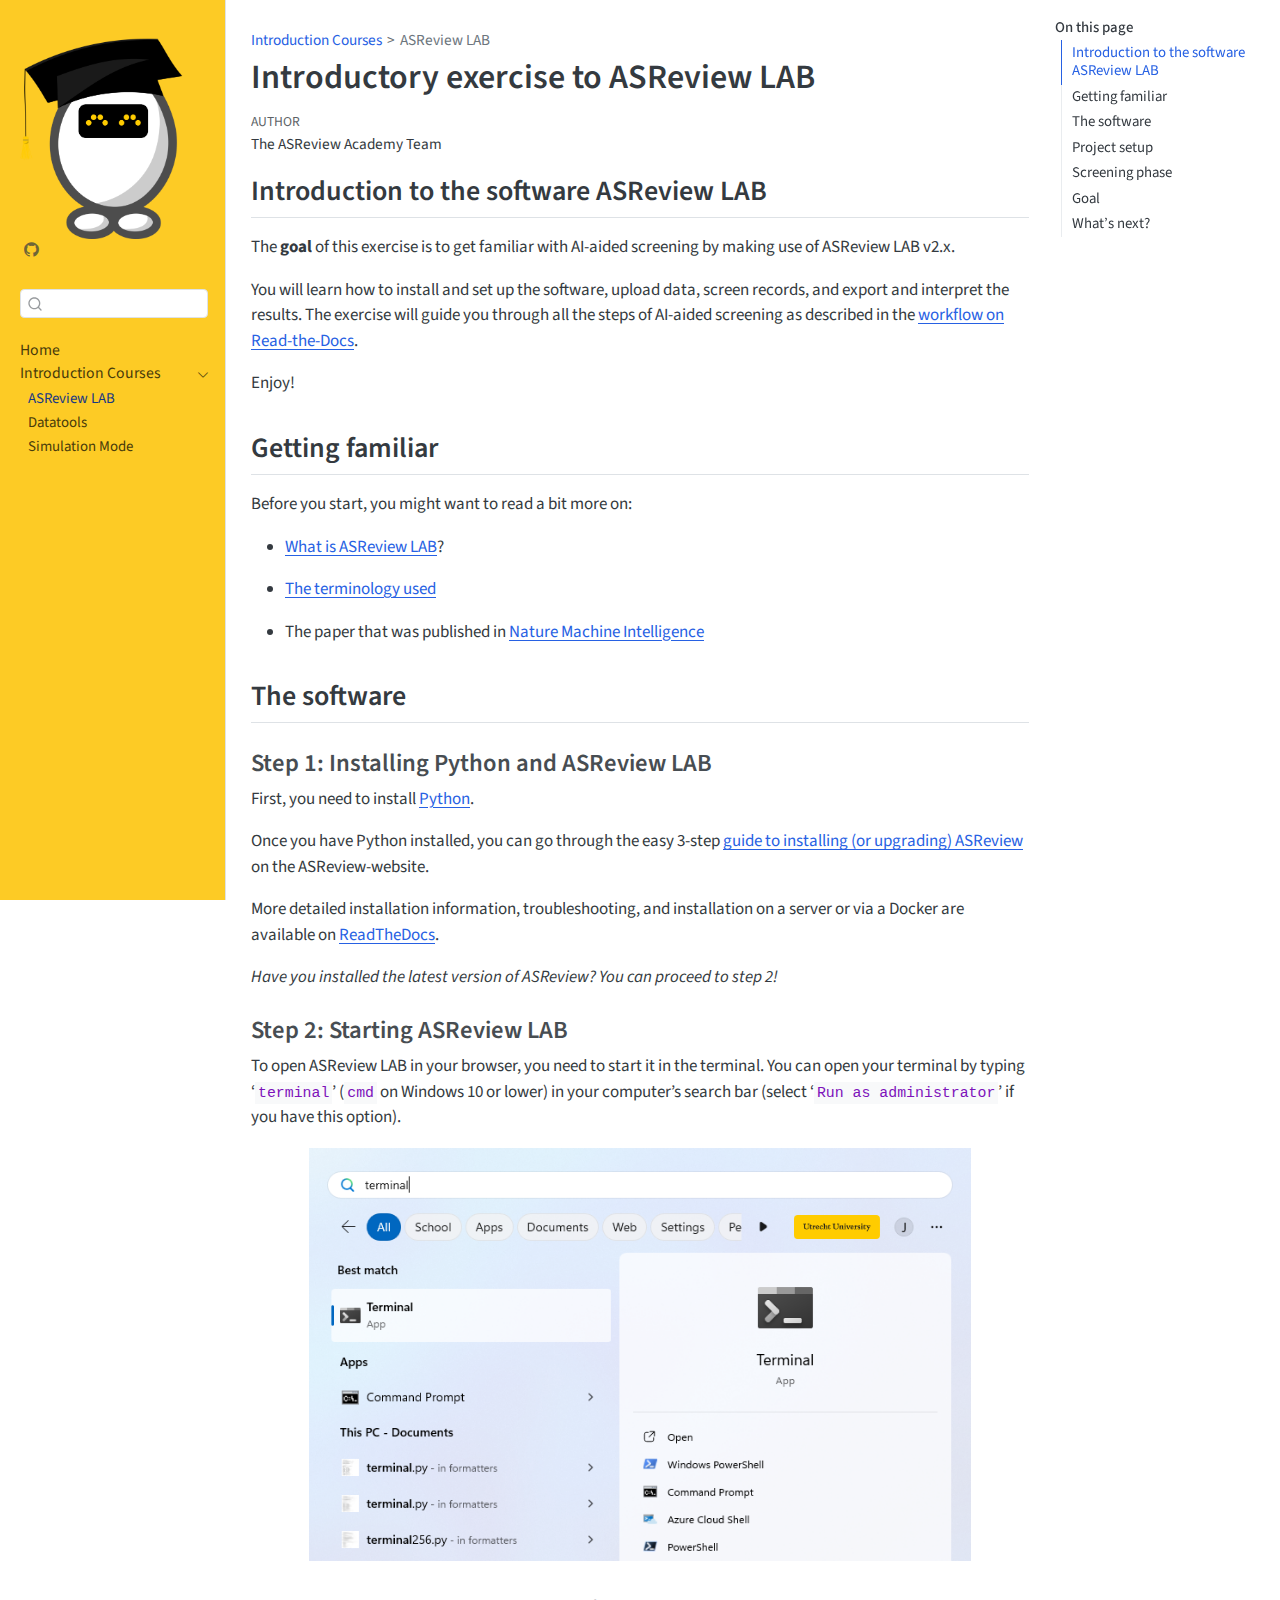
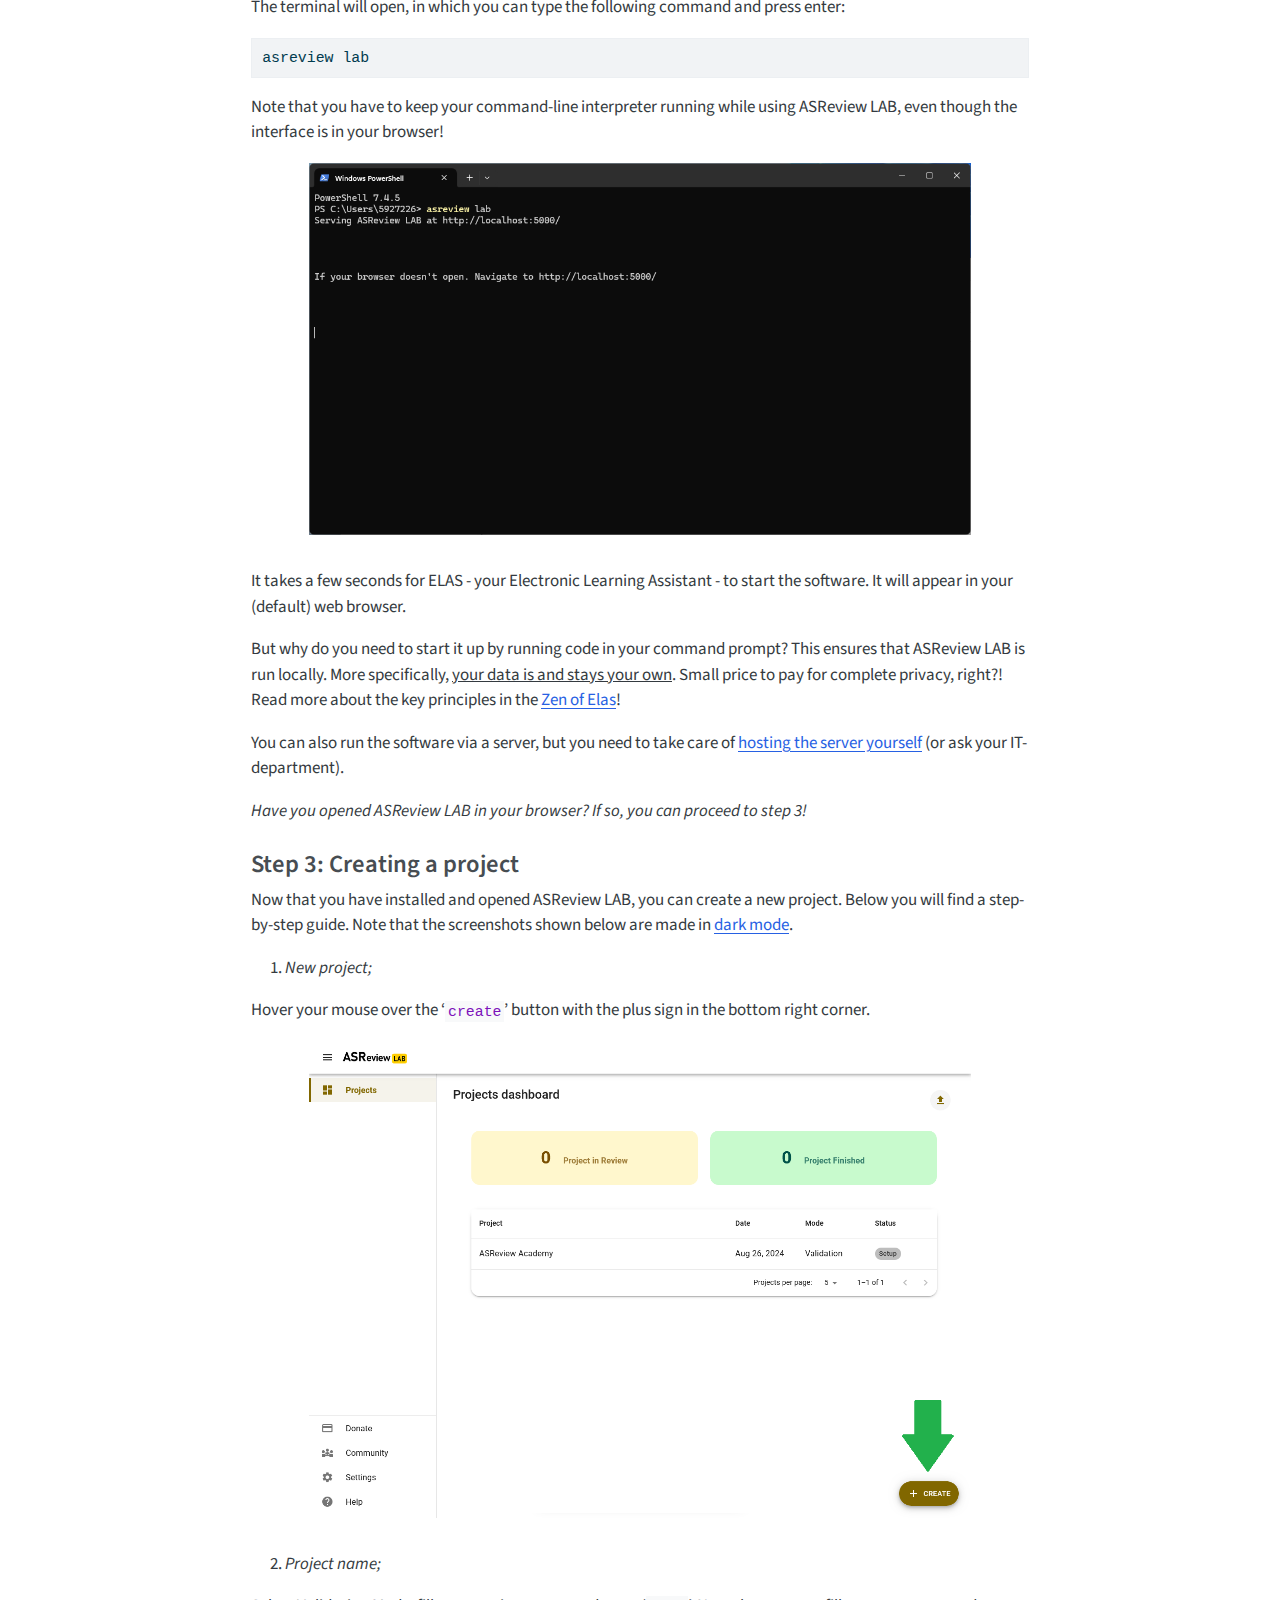
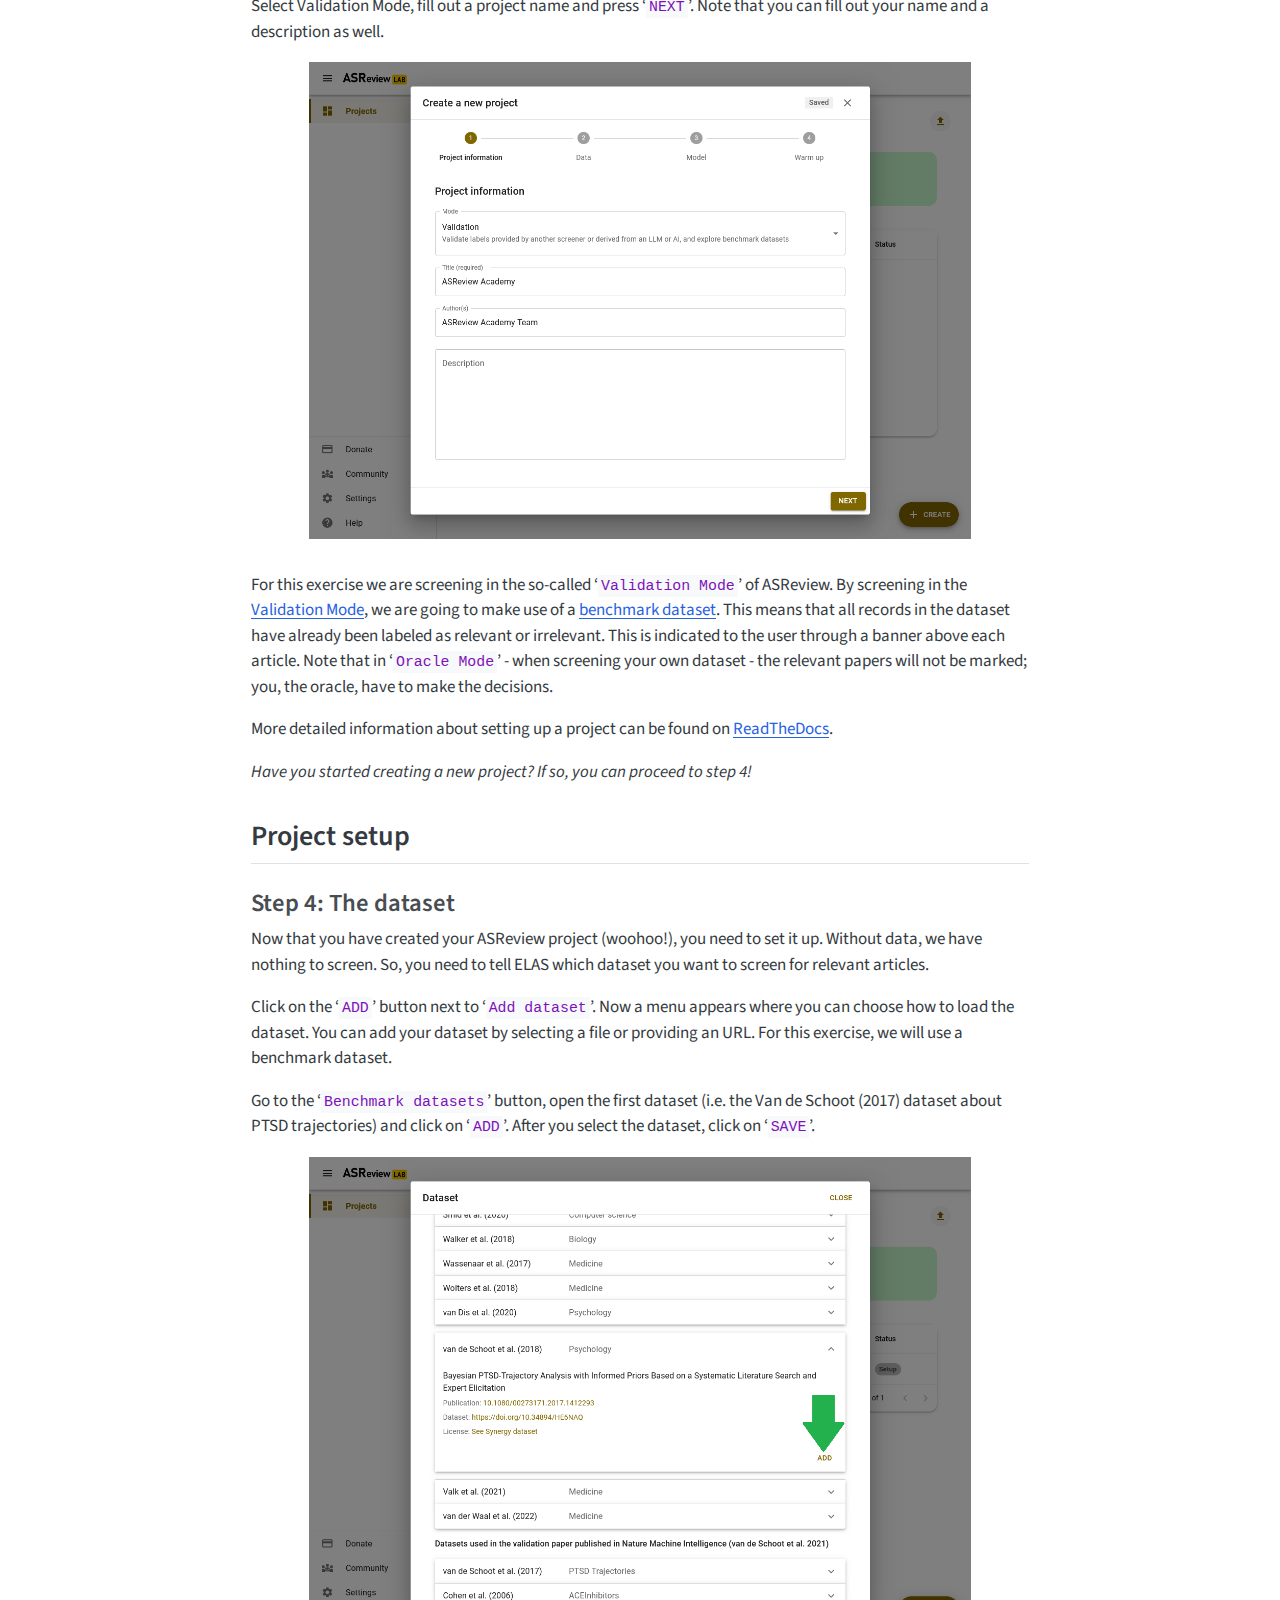
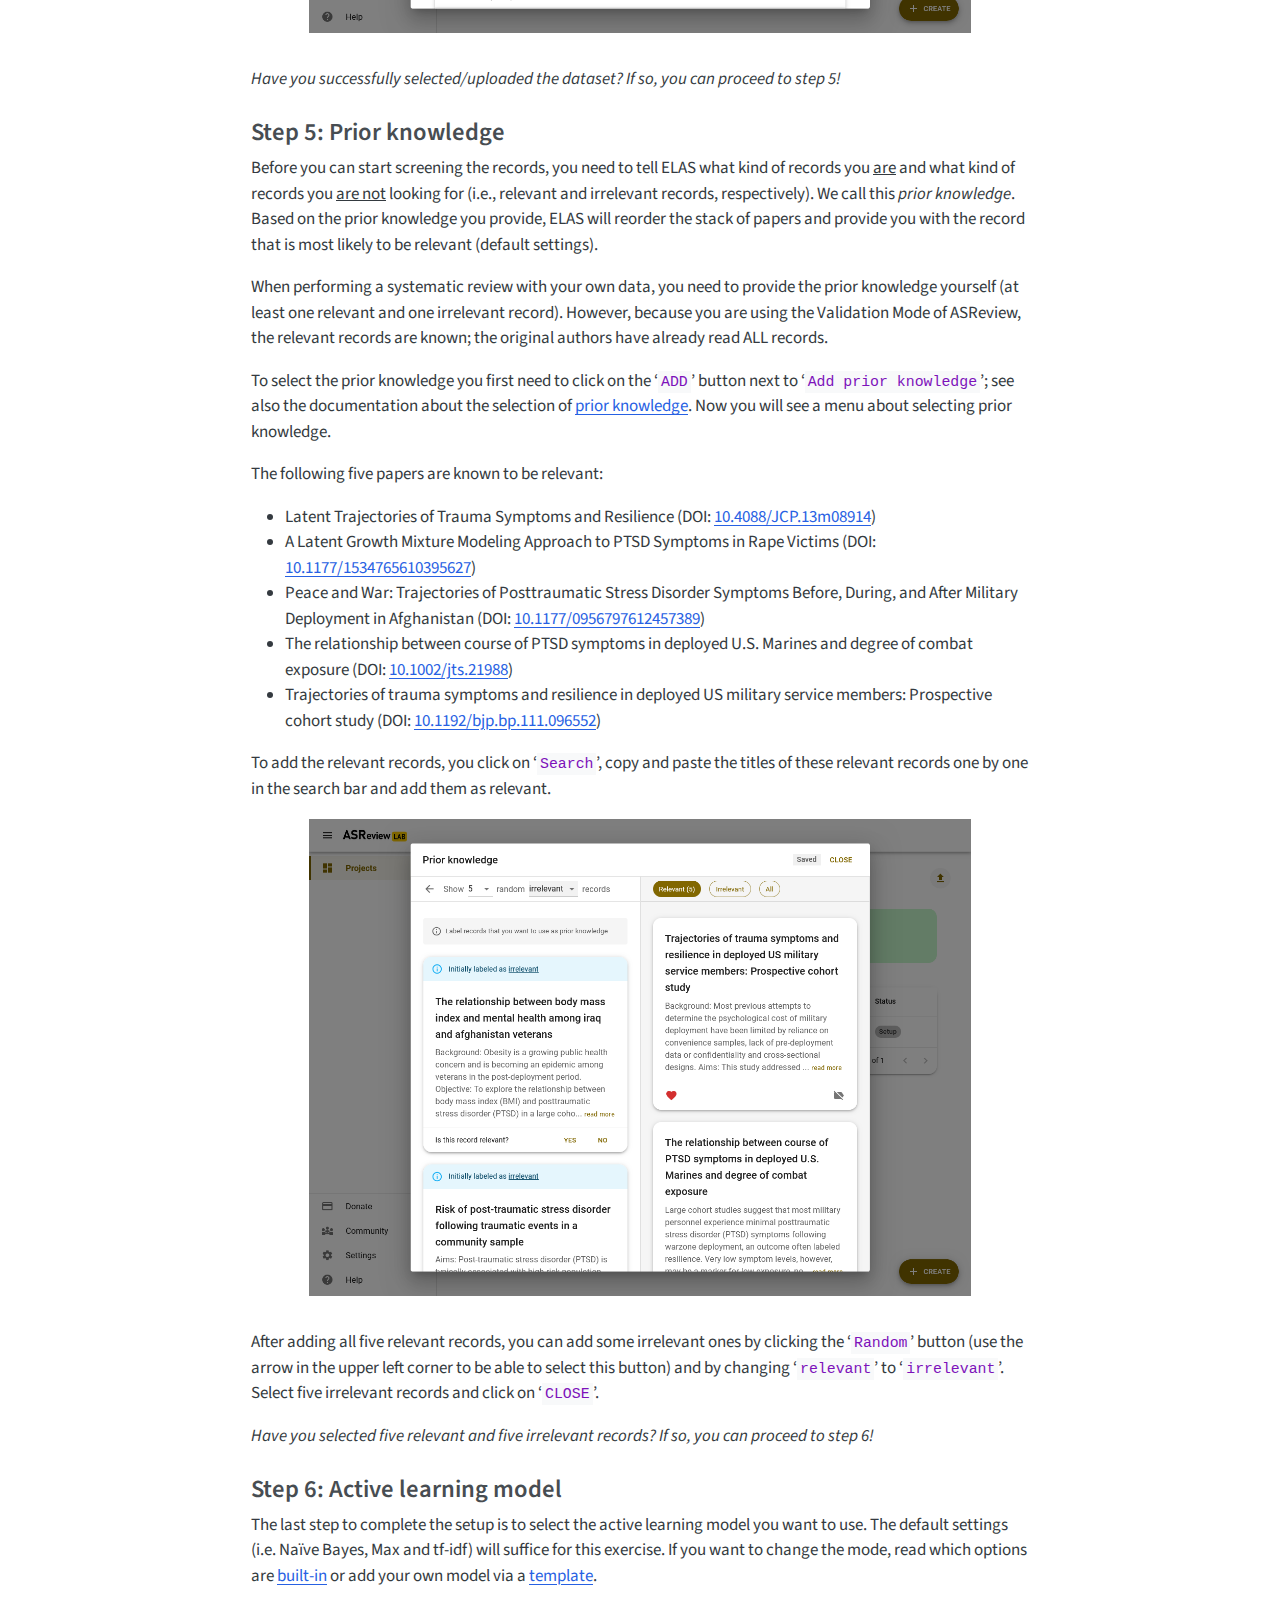
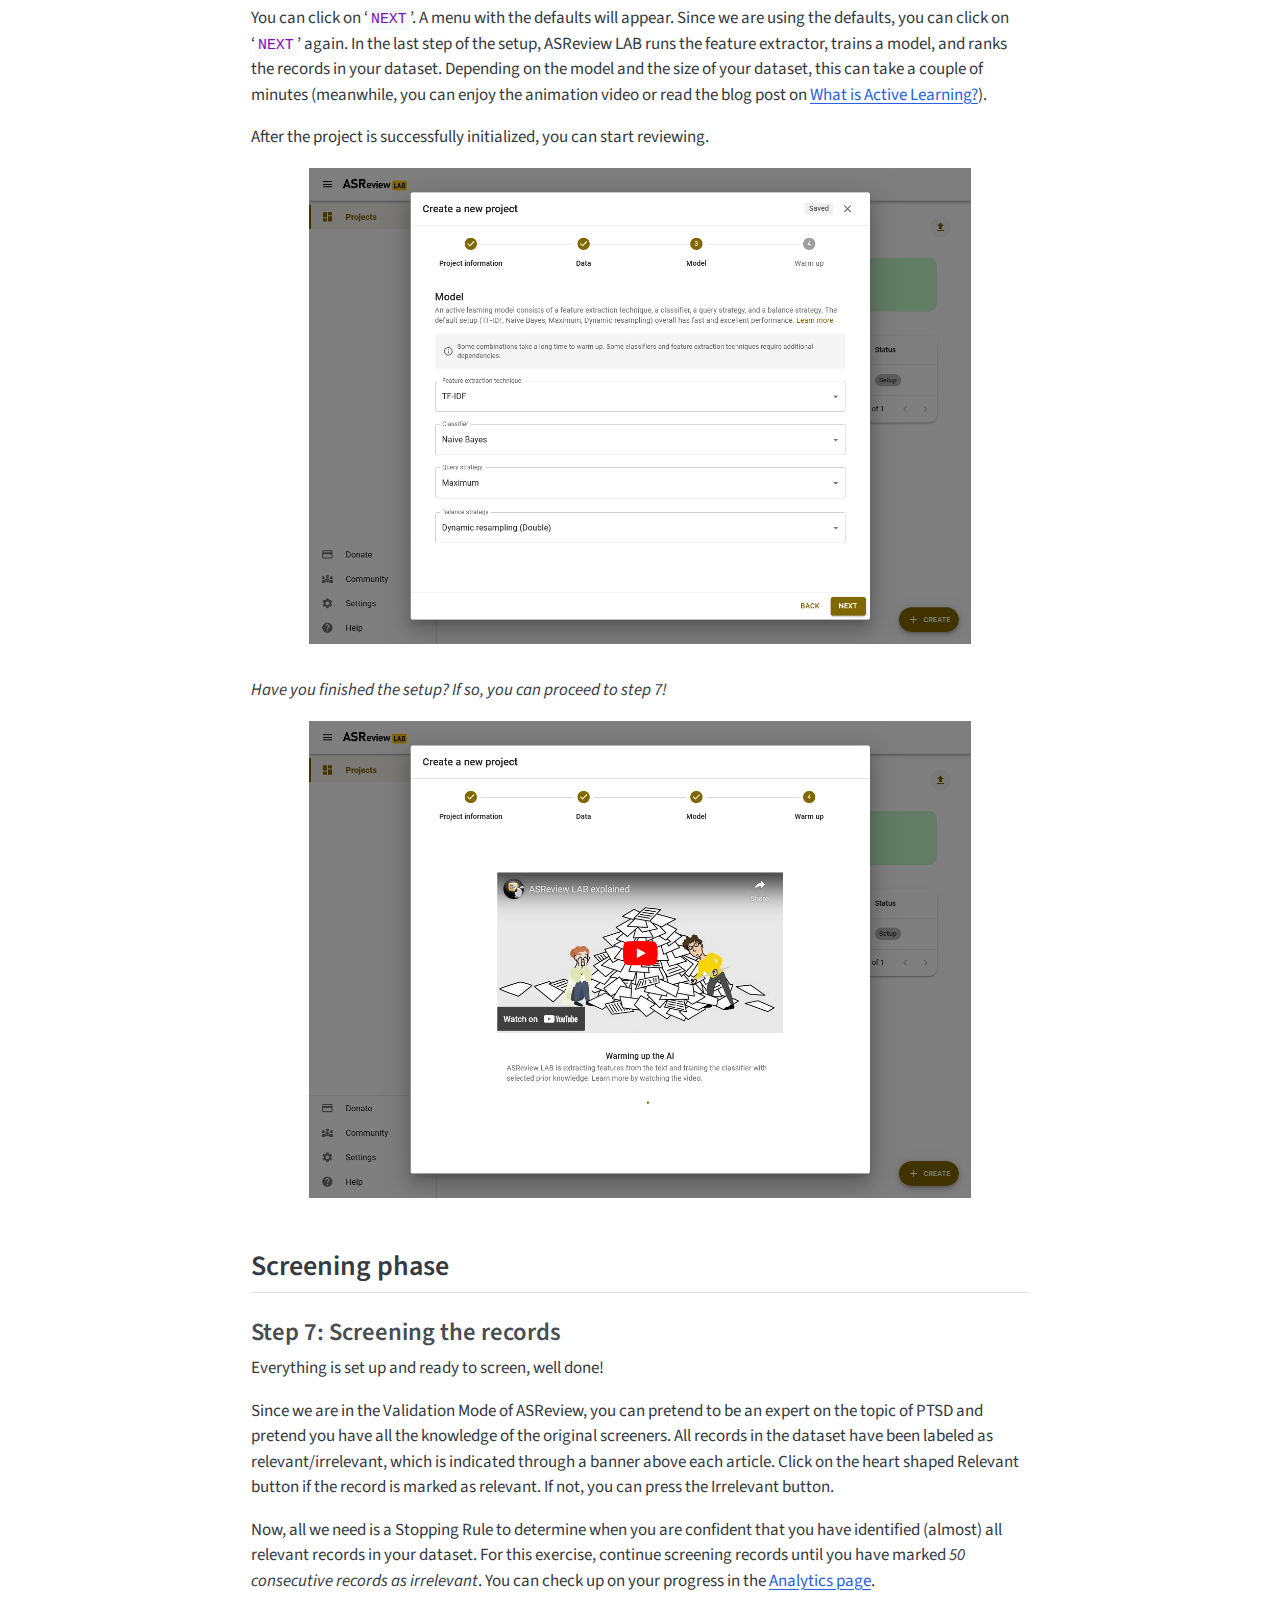
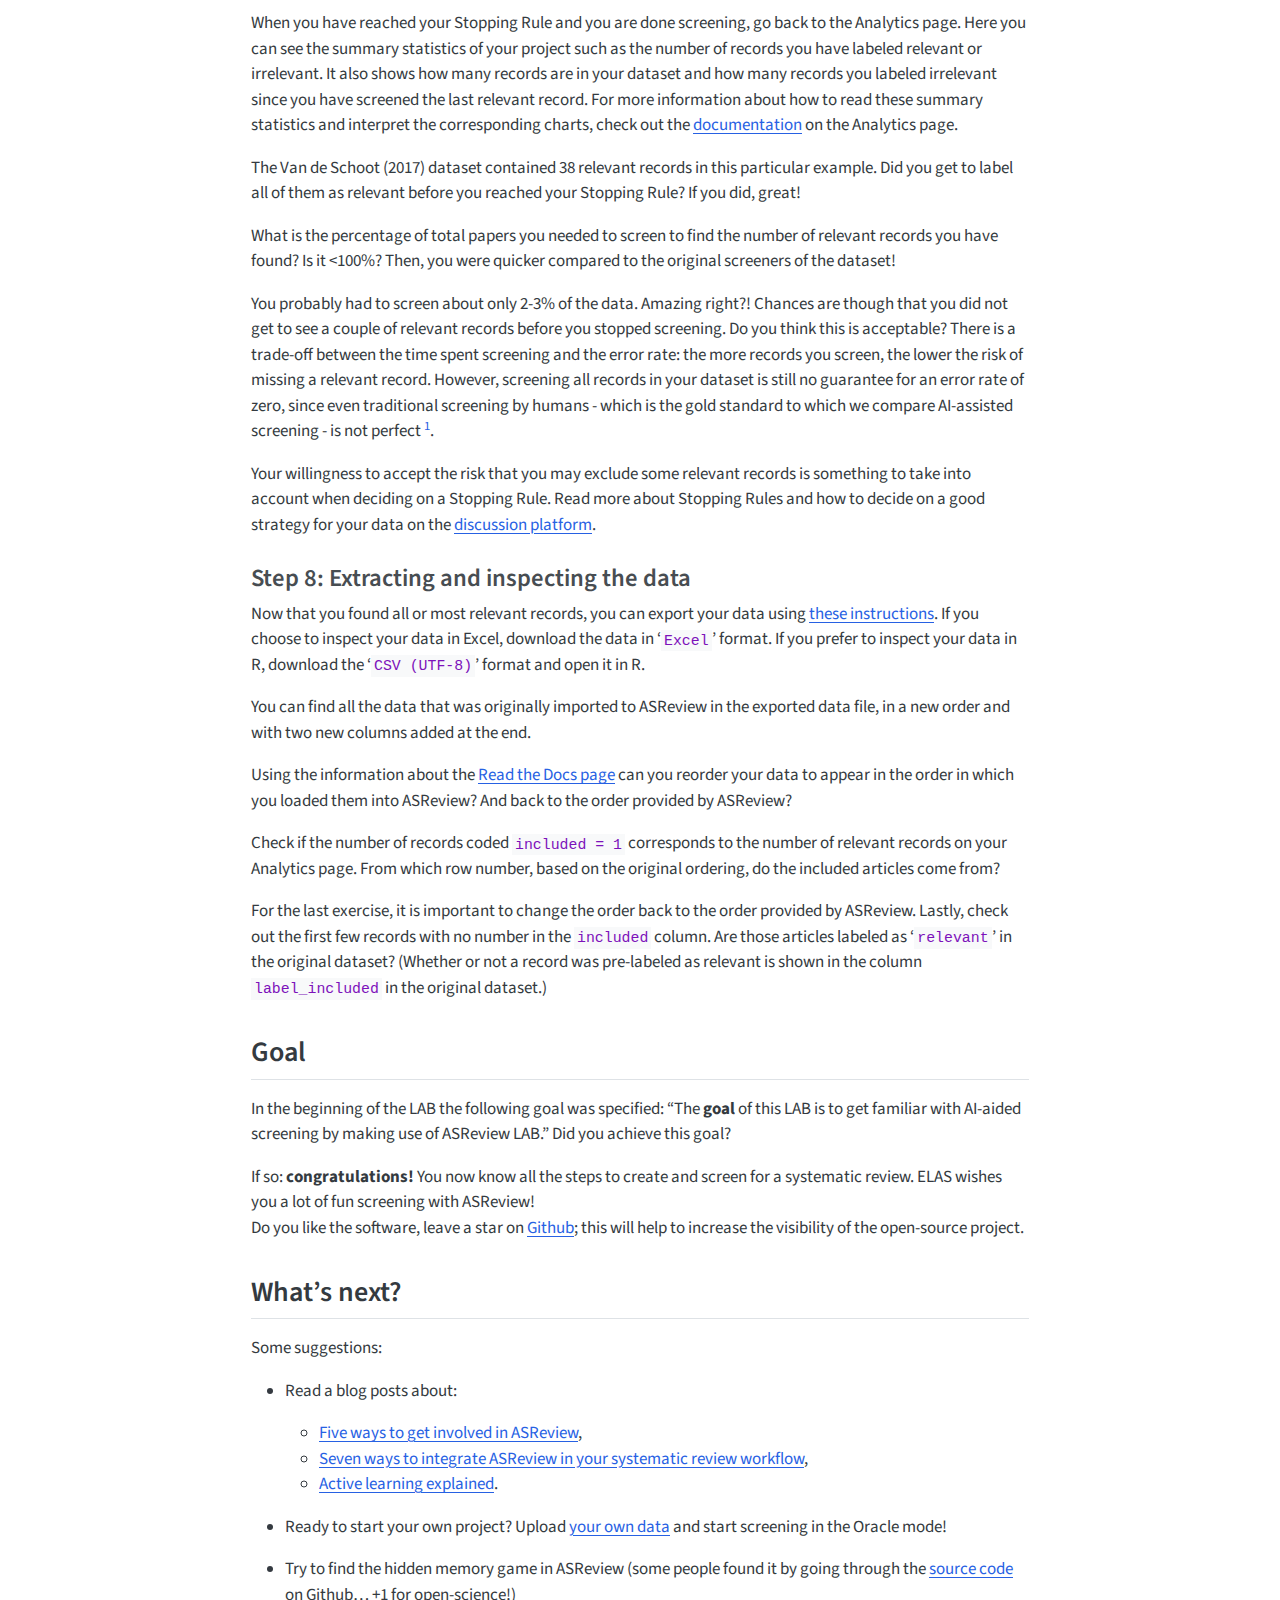
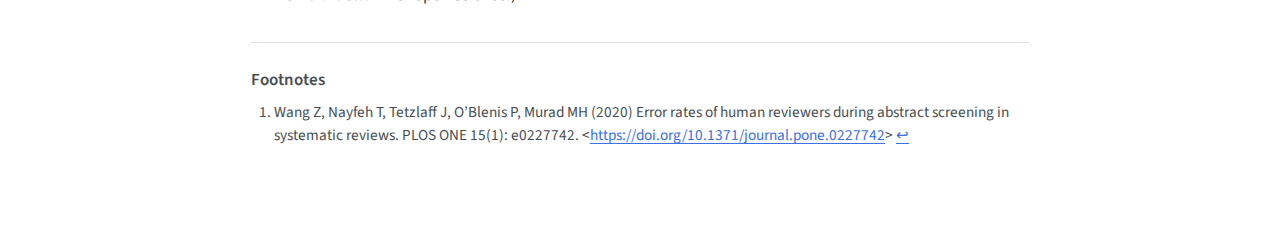
<file: docs/ASReviewLAB.html>
<!DOCTYPE html>
<html xmlns="http://www.w3.org/1999/xhtml" lang="en" xml:lang="en"><head>

<meta charset="utf-8">
<meta name="generator" content="quarto-1.7.31">

<meta name="viewport" content="width=device-width, initial-scale=1.0, user-scalable=yes">

<meta name="author" content="The ASReview Academy Team">

<title>Introductory exercise to ASReview LAB – Asreview Academy</title>
<style>
code{white-space: pre-wrap;}
span.smallcaps{font-variant: small-caps;}
div.columns{display: flex; gap: min(4vw, 1.5em);}
div.column{flex: auto; overflow-x: auto;}
div.hanging-indent{margin-left: 1.5em; text-indent: -1.5em;}
ul.task-list{list-style: none;}
ul.task-list li input[type="checkbox"] {
  width: 0.8em;
  margin: 0 0.8em 0.2em -1em; /* quarto-specific, see https://github.com/quarto-dev/quarto-cli/issues/4556 */ 
  vertical-align: middle;
}
/* CSS for syntax highlighting */
html { -webkit-text-size-adjust: 100%; }
pre > code.sourceCode { white-space: pre; position: relative; }
pre > code.sourceCode > span { display: inline-block; line-height: 1.25; }
pre > code.sourceCode > span:empty { height: 1.2em; }
.sourceCode { overflow: visible; }
code.sourceCode > span { color: inherit; text-decoration: inherit; }
div.sourceCode { margin: 1em 0; }
pre.sourceCode { margin: 0; }
@media screen {
div.sourceCode { overflow: auto; }
}
@media print {
pre > code.sourceCode { white-space: pre-wrap; }
pre > code.sourceCode > span { text-indent: -5em; padding-left: 5em; }
}
pre.numberSource code
  { counter-reset: source-line 0; }
pre.numberSource code > span
  { position: relative; left: -4em; counter-increment: source-line; }
pre.numberSource code > span > a:first-child::before
  { content: counter(source-line);
    position: relative; left: -1em; text-align: right; vertical-align: baseline;
    border: none; display: inline-block;
    -webkit-touch-callout: none; -webkit-user-select: none;
    -khtml-user-select: none; -moz-user-select: none;
    -ms-user-select: none; user-select: none;
    padding: 0 4px; width: 4em;
  }
pre.numberSource { margin-left: 3em;  padding-left: 4px; }
div.sourceCode
  {   }
@media screen {
pre > code.sourceCode > span > a:first-child::before { text-decoration: underline; }
}
</style>


<script src="site_libs/quarto-nav/quarto-nav.js"></script>
<script src="site_libs/clipboard/clipboard.min.js"></script>
<script src="site_libs/quarto-search/autocomplete.umd.js"></script>
<script src="site_libs/quarto-search/fuse.min.js"></script>
<script src="site_libs/quarto-search/quarto-search.js"></script>
<meta name="quarto:offset" content="./">
<link href="./images/ASReviewLAB/Elas_afstudeerhoedje.png" rel="icon" type="image/png">
<script src="site_libs/quarto-html/quarto.js" type="module"></script>
<script src="site_libs/quarto-html/tabsets/tabsets.js" type="module"></script>
<script src="site_libs/quarto-html/popper.min.js"></script>
<script src="site_libs/quarto-html/tippy.umd.min.js"></script>
<script src="site_libs/quarto-html/anchor.min.js"></script>
<link href="site_libs/quarto-html/tippy.css" rel="stylesheet">
<link href="site_libs/quarto-html/quarto-syntax-highlighting-e1a5c8363afafaef2c763b6775fbf3ca.css" rel="stylesheet" id="quarto-text-highlighting-styles">
<script src="site_libs/bootstrap/bootstrap.min.js"></script>
<link href="site_libs/bootstrap/bootstrap-icons.css" rel="stylesheet">
<link href="site_libs/bootstrap/bootstrap-73d4b26b11fadeff1bbf29d44f48b264.min.css" rel="stylesheet" append-hash="true" id="quarto-bootstrap" data-mode="light">
<script id="quarto-search-options" type="application/json">{
  "location": "sidebar",
  "copy-button": false,
  "collapse-after": 3,
  "panel-placement": "start",
  "type": "textbox",
  "limit": 50,
  "keyboard-shortcut": [
    "f",
    "/",
    "s"
  ],
  "show-item-context": false,
  "language": {
    "search-no-results-text": "No results",
    "search-matching-documents-text": "matching documents",
    "search-copy-link-title": "Copy link to search",
    "search-hide-matches-text": "Hide additional matches",
    "search-more-match-text": "more match in this document",
    "search-more-matches-text": "more matches in this document",
    "search-clear-button-title": "Clear",
    "search-text-placeholder": "",
    "search-detached-cancel-button-title": "Cancel",
    "search-submit-button-title": "Submit",
    "search-label": "Search"
  }
}</script>


<link rel="stylesheet" href="styles.css">
</head>

<body class="nav-sidebar docked quarto-light">

<div id="quarto-search-results"></div>
  <header id="quarto-header" class="headroom fixed-top">
  <nav class="quarto-secondary-nav">
    <div class="container-fluid d-flex">
      <button type="button" class="quarto-btn-toggle btn" data-bs-toggle="collapse" role="button" data-bs-target=".quarto-sidebar-collapse-item" aria-controls="quarto-sidebar" aria-expanded="false" aria-label="Toggle sidebar navigation" onclick="if (window.quartoToggleHeadroom) { window.quartoToggleHeadroom(); }">
        <i class="bi bi-layout-text-sidebar-reverse"></i>
      </button>
        <nav class="quarto-page-breadcrumbs" aria-label="breadcrumb"><ol class="breadcrumb"><li class="breadcrumb-item"><a href="./ASReviewLAB.html">Introduction Courses</a></li><li class="breadcrumb-item"><a href="./ASReviewLAB.html">ASReview LAB</a></li></ol></nav>
        <a class="flex-grow-1" role="navigation" data-bs-toggle="collapse" data-bs-target=".quarto-sidebar-collapse-item" aria-controls="quarto-sidebar" aria-expanded="false" aria-label="Toggle sidebar navigation" onclick="if (window.quartoToggleHeadroom) { window.quartoToggleHeadroom(); }">      
        </a>
      <button type="button" class="btn quarto-search-button" aria-label="Search" onclick="window.quartoOpenSearch();">
        <i class="bi bi-search"></i>
      </button>
    </div>
  </nav>
</header>
<!-- content -->
<div id="quarto-content" class="quarto-container page-columns page-rows-contents page-layout-article">
<!-- sidebar -->
  <nav id="quarto-sidebar" class="sidebar collapse collapse-horizontal quarto-sidebar-collapse-item sidebar-navigation docked overflow-auto">
    <div class="pt-lg-2 mt-2 text-left sidebar-header">
      <a href="./index.html" class="sidebar-logo-link">
      <img src="./images/ASReviewLAB/Elas_afstudeerhoedje.png" alt="" class="sidebar-logo py-0 d-lg-inline d-none">
      </a>
      <div class="sidebar-tools-main">
    <a href="https://github.com/asreview/asreview-academy/" title="GitHub organization" class="quarto-navigation-tool px-1" aria-label="GitHub organization"><i class="bi bi-github"></i></a>
</div>
      </div>
        <div class="mt-2 flex-shrink-0 align-items-center">
        <div class="sidebar-search">
        <div id="quarto-search" class="" title="Search"></div>
        </div>
        </div>
    <div class="sidebar-menu-container"> 
    <ul class="list-unstyled mt-1">
        <li class="sidebar-item">
  <div class="sidebar-item-container"> 
  <a href="./index.html" class="sidebar-item-text sidebar-link">
 <span class="menu-text">Home</span></a>
  </div>
</li>
        <li class="sidebar-item sidebar-item-section">
      <div class="sidebar-item-container"> 
            <a class="sidebar-item-text sidebar-link text-start" data-bs-toggle="collapse" data-bs-target="#quarto-sidebar-section-1" role="navigation" aria-expanded="true">
 <span class="menu-text">Introduction Courses</span></a>
          <a class="sidebar-item-toggle text-start" data-bs-toggle="collapse" data-bs-target="#quarto-sidebar-section-1" role="navigation" aria-expanded="true" aria-label="Toggle section">
            <i class="bi bi-chevron-right ms-2"></i>
          </a> 
      </div>
      <ul id="quarto-sidebar-section-1" class="collapse list-unstyled sidebar-section depth1 show">  
          <li class="sidebar-item">
  <div class="sidebar-item-container"> 
  <a href="./ASReviewLAB.html" class="sidebar-item-text sidebar-link active">
 <span class="menu-text">ASReview LAB</span></a>
  </div>
</li>
          <li class="sidebar-item">
  <div class="sidebar-item-container"> 
  <a href="./datatools.html" class="sidebar-item-text sidebar-link">
 <span class="menu-text">Datatools</span></a>
  </div>
</li>
          <li class="sidebar-item">
  <div class="sidebar-item-container"> 
  <a href="./simulation.html" class="sidebar-item-text sidebar-link">
 <span class="menu-text">Simulation Mode</span></a>
  </div>
</li>
      </ul>
  </li>
    </ul>
    </div>
</nav>
<div id="quarto-sidebar-glass" class="quarto-sidebar-collapse-item" data-bs-toggle="collapse" data-bs-target=".quarto-sidebar-collapse-item"></div>
<!-- margin-sidebar -->
    <div id="quarto-margin-sidebar" class="sidebar margin-sidebar">
        <nav id="TOC" role="doc-toc" class="toc-active">
    <h2 id="toc-title">On this page</h2>
   
  <ul>
  <li><a href="#introduction-to-the-software-asreview-lab" id="toc-introduction-to-the-software-asreview-lab" class="nav-link active" data-scroll-target="#introduction-to-the-software-asreview-lab">Introduction to the software ASReview LAB</a></li>
  <li><a href="#getting-familiar" id="toc-getting-familiar" class="nav-link" data-scroll-target="#getting-familiar">Getting familiar</a></li>
  <li><a href="#the-software" id="toc-the-software" class="nav-link" data-scroll-target="#the-software">The software</a>
  <ul class="collapse">
  <li><a href="#step-1-installing-python-and-asreview-lab" id="toc-step-1-installing-python-and-asreview-lab" class="nav-link" data-scroll-target="#step-1-installing-python-and-asreview-lab">Step 1: Installing Python and ASReview LAB</a></li>
  <li><a href="#step-2-starting-asreview-lab" id="toc-step-2-starting-asreview-lab" class="nav-link" data-scroll-target="#step-2-starting-asreview-lab">Step 2: Starting ASReview LAB</a></li>
  <li><a href="#step-3-creating-a-project" id="toc-step-3-creating-a-project" class="nav-link" data-scroll-target="#step-3-creating-a-project">Step 3: Creating a project</a></li>
  </ul></li>
  <li><a href="#project-setup" id="toc-project-setup" class="nav-link" data-scroll-target="#project-setup">Project setup</a>
  <ul class="collapse">
  <li><a href="#step-4-the-dataset" id="toc-step-4-the-dataset" class="nav-link" data-scroll-target="#step-4-the-dataset">Step 4: The dataset</a></li>
  <li><a href="#step-5-prior-knowledge" id="toc-step-5-prior-knowledge" class="nav-link" data-scroll-target="#step-5-prior-knowledge">Step 5: Prior knowledge</a></li>
  <li><a href="#step-6-active-learning-model" id="toc-step-6-active-learning-model" class="nav-link" data-scroll-target="#step-6-active-learning-model">Step 6: Active learning model</a></li>
  </ul></li>
  <li><a href="#screening-phase" id="toc-screening-phase" class="nav-link" data-scroll-target="#screening-phase">Screening phase</a>
  <ul class="collapse">
  <li><a href="#step-7-screening-the-records" id="toc-step-7-screening-the-records" class="nav-link" data-scroll-target="#step-7-screening-the-records">Step 7: Screening the records</a></li>
  <li><a href="#step-8-extracting-and-inspecting-the-data" id="toc-step-8-extracting-and-inspecting-the-data" class="nav-link" data-scroll-target="#step-8-extracting-and-inspecting-the-data">Step 8: Extracting and inspecting the data</a></li>
  </ul></li>
  <li><a href="#goal" id="toc-goal" class="nav-link" data-scroll-target="#goal">Goal</a></li>
  <li><a href="#whats-next" id="toc-whats-next" class="nav-link" data-scroll-target="#whats-next">What’s next?</a></li>
  </ul>
</nav>
    </div>
<!-- main -->
<main class="content" id="quarto-document-content">

<header id="title-block-header" class="quarto-title-block default"><nav class="quarto-page-breadcrumbs quarto-title-breadcrumbs d-none d-lg-block" aria-label="breadcrumb"><ol class="breadcrumb"><li class="breadcrumb-item"><a href="./ASReviewLAB.html">Introduction Courses</a></li><li class="breadcrumb-item"><a href="./ASReviewLAB.html">ASReview LAB</a></li></ol></nav>
<div class="quarto-title">
<h1 class="title">Introductory exercise to ASReview LAB</h1>
</div>



<div class="quarto-title-meta">

    <div>
    <div class="quarto-title-meta-heading">Author</div>
    <div class="quarto-title-meta-contents">
             <p>The ASReview Academy Team </p>
          </div>
  </div>
    
  
    
  </div>
  


</header>


<section id="introduction-to-the-software-asreview-lab" class="level2">
<h2 class="anchored" data-anchor-id="introduction-to-the-software-asreview-lab">Introduction to the software ASReview LAB</h2>
<p>The <strong>goal</strong> of this exercise is to get familiar with AI-aided screening by making use of ASReview LAB v2.x.</p>
<p>You will learn how to install and set up the software, upload data, screen records, and export and interpret the results. The exercise will guide you through all the steps of AI-aided screening as described in the <a href="https://asreview.readthedocs.io/en/latest/lab/about.html#general-workflow-with-asreview" target="_blank">workflow on Read-the-Docs</a>.</p>
<p>Enjoy!</p>
</section>
<section id="getting-familiar" class="level2">
<h2 class="anchored" data-anchor-id="getting-familiar">Getting familiar</h2>
<p>Before you start, you might want to read a bit more on:</p>
<ul>
<li><p><a href="https://asreview.readthedocs.io/en/latest/lab/index.html" target="_blank">What is ASReview LAB</a>?</p></li>
<li><p><a href="https://asreview.readthedocs.io/en/latest/lab/about.html#asreview-lab-terminology" target="_blank">The terminology used</a></p></li>
<li><p>The paper that was published in <a href="https://www.nature.com/articles/s42256-020-00287-7" target="_blank">Nature Machine Intelligence</a></p></li>
</ul>
</section>
<section id="the-software" class="level2">
<h2 class="anchored" data-anchor-id="the-software">The software</h2>
<section id="step-1-installing-python-and-asreview-lab" class="level3">
<h3 class="anchored" data-anchor-id="step-1-installing-python-and-asreview-lab">Step 1: Installing Python and ASReview LAB</h3>
<p>First, you need to install <a href="https://www.python.org/downloads/" target="_blank">Python</a>.</p>
<p>Once you have Python installed, you can go through the easy 3-step <a href="https://asreview.nl/local-installation/" target="_blank">guide to installing (or upgrading) ASReview</a> on the ASReview-website.</p>
<p>More detailed installation information, troubleshooting, and installation on a server or via a Docker are available on <a href="https://asreview.readthedocs.io/en/latest/lab/installation.html" target="_blank">ReadTheDocs</a>.</p>
<p><em>Have you installed the latest version of ASReview? You can proceed to step 2!</em></p>
</section>
<section id="step-2-starting-asreview-lab" class="level3">
<h3 class="anchored" data-anchor-id="step-2-starting-asreview-lab">Step 2: Starting ASReview LAB</h3>
<p>To open ASReview LAB in your browser, you need to start it in the terminal. You can open your terminal by typing ‘<code>terminal</code>’ (<code>cmd</code> on Windows 10 or lower) in your computer’s search bar (select ‘<code>Run as administrator</code>’ if you have this option).</p>
<div class="quarto-figure quarto-figure-center">
<figure class="figure">
<p><img src="images/ASReviewLAB/step_1.png" class="img-fluid quarto-figure quarto-figure-center figure-img" style="width:85.0%"></p>
</figure>
</div>
<p>The terminal will open, in which you can type the following command and press enter:</p>
<div class="sourceCode" id="cb1"><pre class="sourceCode bash code-with-copy"><code class="sourceCode bash"><span id="cb1-1"><a href="#cb1-1" aria-hidden="true" tabindex="-1"></a><span class="ex">asreview</span> lab</span></code><button title="Copy to Clipboard" class="code-copy-button"><i class="bi"></i></button></pre></div>
<p>Note that you have to keep your command-line interpreter running while using ASReview LAB, even though the interface is in your browser!</p>
<div class="quarto-figure quarto-figure-center">
<figure class="figure">
<p><img src="images/ASReviewLAB/step_2.png" class="img-fluid quarto-figure quarto-figure-center figure-img" style="width:85.0%"></p>
</figure>
</div>
<p>It takes a few seconds for ELAS - your Electronic Learning Assistant - to start the software. It will appear in your (default) web browser.</p>
<p>But why do you need to start it up by running code in your command prompt? This ensures that ASReview LAB is run locally. More specifically, <u>your data is and stays your own</u>. Small price to pay for complete privacy, right?! Read more about the key principles in the <a href="https://asreview.nl/blog/the-zen-of-elas/" target="_blank">Zen of Elas</a>!</p>
<p>You can also run the software via a server, but you need to take care of <a href="https://asreview.readthedocs.io/en/latest/lab/installation.html#server-installation" target="_blank">hosting the server yourself</a> (or ask your IT-department).</p>
<p><em>Have you opened ASReview LAB in your browser? If so, you can proceed to step 3!</em></p>
</section>
<section id="step-3-creating-a-project" class="level3">
<h3 class="anchored" data-anchor-id="step-3-creating-a-project">Step 3: Creating a project</h3>
<p>Now that you have installed and opened ASReview LAB, you can create a new project. Below you will find a step-by-step guide. Note that the screenshots shown below are made in <a href="https://asreview.readthedocs.io/en/latest/lab/screening.html#dark-mode" target="_blank">dark mode</a>.</p>
<ol type="1">
<li><em>New project;</em></li>
</ol>
<p>Hover your mouse over the ‘<code>create</code>’ button with the plus sign in the bottom right corner.</p>
<div class="quarto-figure quarto-figure-center">
<figure class="figure">
<p><img src="images/ASReviewLAB/step_3.png" class="img-fluid quarto-figure quarto-figure-center figure-img" style="width:85.0%"></p>
</figure>
</div>
<ol start="2" type="1">
<li><em>Project name;</em></li>
</ol>
<p>Select Validation Mode, fill out a project name and press ‘<code>NEXT</code>’. Note that you can fill out your name and a description as well.</p>
<div class="quarto-figure quarto-figure-center">
<figure class="figure">
<p><img src="images/ASReviewLAB/step_3b.png" class="img-fluid quarto-figure quarto-figure-center figure-img" style="width:85.0%"></p>
</figure>
</div>
<p>For this exercise we are screening in the so-called ‘<code>Validation Mode</code>’ of ASReview. By screening in the <a href="https://asreview.readthedocs.io/en/latest/lab/validation.html" target="_blank">Validation Mode</a>, we are going to make use of a <a href="https://asreview.readthedocs.io/en/latest/lab/project_create.html#from-discovery" target="_blank">benchmark dataset</a>. This means that all records in the dataset have already been labeled as relevant or irrelevant. This is indicated to the user through a banner above each article. Note that in ‘<code>Oracle Mode</code>’ - when screening your own dataset - the relevant papers will not be marked; you, the oracle, have to make the decisions.</p>
<p>More detailed information about setting up a project can be found on <a href="https://asreview.readthedocs.io/en/latest/lab/project_create.html" target="_blank">ReadTheDocs</a>.</p>
<p><em>Have you started creating a new project? If so, you can proceed to step 4!</em></p>
</section>
</section>
<section id="project-setup" class="level2">
<h2 class="anchored" data-anchor-id="project-setup">Project setup</h2>
<section id="step-4-the-dataset" class="level3">
<h3 class="anchored" data-anchor-id="step-4-the-dataset">Step 4: The dataset</h3>
<p>Now that you have created your ASReview project (woohoo!), you need to set it up. Without data, we have nothing to screen. So, you need to tell ELAS which dataset you want to screen for relevant articles.</p>
<p>Click on the ‘<code>ADD</code>’ button next to ‘<code>Add dataset</code>’. Now a menu appears where you can choose how to load the dataset. You can add your dataset by selecting a file or providing an URL. For this exercise, we will use a benchmark dataset.</p>
<p>Go to the ‘<code>Benchmark datasets</code>’ button, open the first dataset (i.e.&nbsp;the Van de Schoot (2017) dataset about PTSD trajectories) and click on ‘<code>ADD</code>’. After you select the dataset, click on ‘<code>SAVE</code>’.</p>
<div class="quarto-figure quarto-figure-center">
<figure class="figure">
<p><img src="images/ASReviewLAB/step_4.png" class="img-fluid quarto-figure quarto-figure-center figure-img" style="width:85.0%"></p>
</figure>
</div>
<p><em>Have you successfully selected/uploaded the dataset? If so, you can proceed to step 5!</em></p>
</section>
<section id="step-5-prior-knowledge" class="level3">
<h3 class="anchored" data-anchor-id="step-5-prior-knowledge">Step 5: Prior knowledge</h3>
<p>Before you can start screening the records, you need to tell ELAS what kind of records you <u>are</u> and what kind of records you <u>are not</u> looking for (i.e., relevant and irrelevant records, respectively). We call this <em>prior knowledge</em>. Based on the prior knowledge you provide, ELAS will reorder the stack of papers and provide you with the record that is most likely to be relevant (default settings).</p>
<p>When performing a systematic review with your own data, you need to provide the prior knowledge yourself (at least one relevant and one irrelevant record). However, because you are using the Validation Mode of ASReview, the relevant records are known; the original authors have already read ALL records.</p>
<p>To select the prior knowledge you first need to click on the ‘<code>ADD</code>’ button next to ‘<code>Add prior knowledge</code>’; see also the documentation about the selection of <a href="https://asreview.readthedocs.io/en/latest/lab/project_create.html#prior-knowledge" target="_blank">prior knowledge</a>. Now you will see a menu about selecting prior knowledge.</p>
<p>The following five papers are known to be relevant:</p>
<ul>
<li>Latent Trajectories of Trauma Symptoms and Resilience (DOI: <a href="https://doi.org/10.4088/jcp.13m08914" target="_blank">10.4088/JCP.13m08914</a>)</li>
<li>A Latent Growth Mixture Modeling Approach to PTSD Symptoms in Rape Victims (DOI: <a href="https://doi.org/10.1177/1534765610395627" target="_blank">10.1177/1534765610395627</a>)</li>
<li>Peace and War: Trajectories of Posttraumatic Stress Disorder Symptoms Before, During, and After Military Deployment in Afghanistan (DOI: <a href="https://doi.org/10.1177/0956797612457389" target="_blank">10.1177/0956797612457389</a>)</li>
<li>The relationship between course of PTSD symptoms in deployed U.S. Marines and degree of combat exposure (DOI: <a href="https://doi.org/10.1002/jts.21988" target="_blank">10.1002/jts.21988</a>)</li>
<li>Trajectories of trauma symptoms and resilience in deployed US military service members: Prospective cohort study (DOI: <a href="https://doi.org/10.1192/bjp.bp.111.096552" target="_blank">10.1192/bjp.bp.111.096552</a>)</li>
</ul>
<p>To add the relevant records, you click on ‘<code>Search</code>’, copy and paste the titles of these relevant records one by one in the search bar and add them as relevant.</p>
<div class="quarto-figure quarto-figure-center">
<figure class="figure">
<p><img src="images/ASReviewLAB/step_5.png" class="img-fluid quarto-figure quarto-figure-center figure-img" style="width:85.0%"></p>
</figure>
</div>
<p>After adding all five relevant records, you can add some irrelevant ones by clicking the ‘<code>Random</code>’ button (use the arrow in the upper left corner to be able to select this button) and by changing ‘<code>relevant</code>’ to ‘<code>irrelevant</code>’. Select five irrelevant records and click on ‘<code>CLOSE</code>’.</p>
<p><em>Have you selected five relevant and five irrelevant records? If so, you can proceed to step 6!</em></p>
</section>
<section id="step-6-active-learning-model" class="level3">
<h3 class="anchored" data-anchor-id="step-6-active-learning-model">Step 6: Active learning model</h3>
<p>The last step to complete the setup is to select the active learning model you want to use. The default settings (i.e.&nbsp;Naïve Bayes, Max and tf-idf) will suffice for this exercise. If you want to change the mode, read which options are <a href="https://asreview.readthedocs.io/en/latest/lab/models.html" target="_blank">built-in</a> or add your own model via a <a href="https://github.com/asreview/template-extension-new-model" target="_blank">template</a>.</p>
<p>You can click on ‘<code>NEXT</code>’. A menu with the defaults will appear. Since we are using the defaults, you can click on ‘<code>NEXT</code>’ again. In the last step of the setup, ASReview LAB runs the feature extractor, trains a model, and ranks the records in your dataset. Depending on the model and the size of your dataset, this can take a couple of minutes (meanwhile, you can enjoy the animation video or read the blog post on <a href="https://asreview.nl/blog/active-learning-explained/" target="_blank">What is Active Learning?</a>).</p>
<p>After the project is successfully initialized, you can start reviewing.</p>
<div class="quarto-figure quarto-figure-center">
<figure class="figure">
<p><img src="images/ASReviewLAB/step_6.png" class="img-fluid quarto-figure quarto-figure-center figure-img" style="width:85.0%"></p>
</figure>
</div>
<p><em>Have you finished the setup? If so, you can proceed to step 7!</em></p>
<div class="quarto-figure quarto-figure-center">
<figure class="figure">
<p><img src="images/ASReviewLAB/step_7.png" class="img-fluid quarto-figure quarto-figure-center figure-img" style="width:85.0%"></p>
</figure>
</div>
</section>
</section>
<section id="screening-phase" class="level2">
<h2 class="anchored" data-anchor-id="screening-phase">Screening phase</h2>
<section id="step-7-screening-the-records" class="level3">
<h3 class="anchored" data-anchor-id="step-7-screening-the-records">Step 7: Screening the records</h3>
<p>Everything is set up and ready to screen, well done!</p>
<p>Since we are in the Validation Mode of ASReview, you can pretend to be an expert on the topic of PTSD and pretend you have all the knowledge of the original screeners. All records in the dataset have been labeled as relevant/irrelevant, which is indicated through a banner above each article. Click on the heart shaped Relevant button if the record is marked as relevant. If not, you can press the Irrelevant button.</p>
<p>Now, all we need is a Stopping Rule to determine when you are confident that you have identified (almost) all relevant records in your dataset. For this exercise, continue screening records until you have marked <em>50 consecutive records as irrelevant</em>. You can check up on your progress in the <a href="https://asreview.readthedocs.io/en/latest/lab/progress.html" target="_blank">Analytics page</a>.</p>
<p>When you have reached your Stopping Rule and you are done screening, go back to the Analytics page. Here you can see the summary statistics of your project such as the number of records you have labeled relevant or irrelevant. It also shows how many records are in your dataset and how many records you labeled irrelevant since you have screened the last relevant record. For more information about how to read these summary statistics and interpret the corresponding charts, check out the <a href="https://asreview.readthedocs.io/en/latest/lab/progress.html" target="_blank">documentation</a> on the Analytics page.</p>
<p>The Van de Schoot (2017) dataset contained 38 relevant records in this particular example. Did you get to label all of them as relevant before you reached your Stopping Rule? If you did, great!</p>
<p>What is the percentage of total papers you needed to screen to find the number of relevant records you have found? Is it &lt;100%? Then, you were quicker compared to the original screeners of the dataset!</p>
<p>You probably had to screen about only 2-3% of the data. Amazing right?! Chances are though that you did not get to see a couple of relevant records before you stopped screening. Do you think this is acceptable? There is a trade-off between the time spent screening and the error rate: the more records you screen, the lower the risk of missing a relevant record. However, screening all records in your dataset is still no guarantee for an error rate of zero, since even traditional screening by humans - which is the gold standard to which we compare AI-assisted screening - is not perfect <a href="#fn1" class="footnote-ref" id="fnref1" role="doc-noteref"><sup>1</sup></a>.</p>
<p>Your willingness to accept the risk that you may exclude some relevant records is something to take into account when deciding on a Stopping Rule. Read more about Stopping Rules and how to decide on a good strategy for your data on the <a href="https://github.com/asreview/asreview/discussions" target="_blank">discussion platform</a>.</p>
</section>
<section id="step-8-extracting-and-inspecting-the-data" class="level3">
<h3 class="anchored" data-anchor-id="step-8-extracting-and-inspecting-the-data">Step 8: Extracting and inspecting the data</h3>
<p>Now that you found all or most relevant records, you can export your data using <a href="https://asreview.readthedocs.io/en/latest/lab/progress.html#export-dataset" target="_blank">these instructions</a>. If you choose to inspect your data in Excel, download the data in ‘<code>Excel</code>’ format. If you prefer to inspect your data in R, download the ‘<code>CSV (UTF-8)</code>’ format and open it in R.</p>
<p>You can find all the data that was originally imported to ASReview in the exported data file, in a new order and with two new columns added at the end.</p>
<p>Using the information about the <a href="https://asreview.readthedocs.io/en/latest/lab/progress.html#export-dataset" target="_blank">Read the Docs page</a> can you reorder your data to appear in the order in which you loaded them into ASReview? And back to the order provided by ASReview?</p>
<p>Check if the number of records coded <code>included = 1</code> corresponds to the number of relevant records on your Analytics page. From which row number, based on the original ordering, do the included articles come from?</p>
<p>For the last exercise, it is important to change the order back to the order provided by ASReview. Lastly, check out the first few records with no number in the <code>included</code> column. Are those articles labeled as ‘<code>relevant</code>’ in the original dataset? (Whether or not a record was pre-labeled as relevant is shown in the column <code>label_included</code> in the original dataset.)</p>
</section>
</section>
<section id="goal" class="level2">
<h2 class="anchored" data-anchor-id="goal">Goal</h2>
<p>In the beginning of the LAB the following goal was specified: “The <strong>goal</strong> of this LAB is to get familiar with AI-aided screening by making use of ASReview LAB.” Did you achieve this goal?</p>
<p>If so: <strong>congratulations!</strong> You now know all the steps to create and screen for a systematic review. ELAS wishes you a lot of fun screening with ASReview!<br>
Do you like the software, leave a star on <a href="https://github.com/asreview/asreview" target="_blank">Github</a>; this will help to increase the visibility of the open-source project.</p>
</section>
<section id="whats-next" class="level2">
<h2 class="anchored" data-anchor-id="whats-next">What’s next?</h2>
<p>Some suggestions:</p>
<ul>
<li><p>Read a blog posts about:</p>
<ul>
<li><a href="https://asreview.nl/blog/open-source-and-research/" target="_blank">Five ways to get involved in ASReview</a>,</li>
<li><a href="https://asreview.nl/blog/seven-ways-to-integrate-asreview/" target="_blank">Seven ways to integrate ASReview in your systematic review workflow</a>,</li>
<li><a href="https://asreview.nl/blog/active-learning-explained/" target="_blank">Active learning explained</a>.</li>
</ul></li>
<li><p>Ready to start your own project? Upload <a href="https://asreview.readthedocs.io/en/latest/lab/data.html" target="_blank">your own data</a> and start screening in the Oracle mode!</p></li>
<li><p>Try to find the hidden memory game in ASReview (some people found it by going through the <a href="https://github.com/asreview/asreview/tree/master/asreview" target="_blank">source code</a> on Github… +1 for open-science!)</p></li>
</ul>


</section>


<div id="quarto-appendix" class="default"><section id="footnotes" class="footnotes footnotes-end-of-document" role="doc-endnotes"><h2 class="anchored quarto-appendix-heading">Footnotes</h2>

<ol>
<li id="fn1"><p>Wang Z, Nayfeh T, Tetzlaff J, O’Blenis P, Murad MH (2020) Error rates of human reviewers during abstract screening in systematic reviews. PLOS ONE 15(1): e0227742. &lt;<a href="https://doi.org/10.1371/journal.pone.0227742" target="_blank">https://doi.org/10.1371/journal.pone.0227742</a>&gt;<a href="#fnref1" class="footnote-back" role="doc-backlink">↩︎</a></p></li>
</ol>
</section></div></main> <!-- /main -->
<script id="quarto-html-after-body" type="application/javascript">
  window.document.addEventListener("DOMContentLoaded", function (event) {
    const icon = "";
    const anchorJS = new window.AnchorJS();
    anchorJS.options = {
      placement: 'right',
      icon: icon
    };
    anchorJS.add('.anchored');
    const isCodeAnnotation = (el) => {
      for (const clz of el.classList) {
        if (clz.startsWith('code-annotation-')) {                     
          return true;
        }
      }
      return false;
    }
    const onCopySuccess = function(e) {
      // button target
      const button = e.trigger;
      // don't keep focus
      button.blur();
      // flash "checked"
      button.classList.add('code-copy-button-checked');
      var currentTitle = button.getAttribute("title");
      button.setAttribute("title", "Copied!");
      let tooltip;
      if (window.bootstrap) {
        button.setAttribute("data-bs-toggle", "tooltip");
        button.setAttribute("data-bs-placement", "left");
        button.setAttribute("data-bs-title", "Copied!");
        tooltip = new bootstrap.Tooltip(button, 
          { trigger: "manual", 
            customClass: "code-copy-button-tooltip",
            offset: [0, -8]});
        tooltip.show();    
      }
      setTimeout(function() {
        if (tooltip) {
          tooltip.hide();
          button.removeAttribute("data-bs-title");
          button.removeAttribute("data-bs-toggle");
          button.removeAttribute("data-bs-placement");
        }
        button.setAttribute("title", currentTitle);
        button.classList.remove('code-copy-button-checked');
      }, 1000);
      // clear code selection
      e.clearSelection();
    }
    const getTextToCopy = function(trigger) {
        const codeEl = trigger.previousElementSibling.cloneNode(true);
        for (const childEl of codeEl.children) {
          if (isCodeAnnotation(childEl)) {
            childEl.remove();
          }
        }
        return codeEl.innerText;
    }
    const clipboard = new window.ClipboardJS('.code-copy-button:not([data-in-quarto-modal])', {
      text: getTextToCopy
    });
    clipboard.on('success', onCopySuccess);
    if (window.document.getElementById('quarto-embedded-source-code-modal')) {
      const clipboardModal = new window.ClipboardJS('.code-copy-button[data-in-quarto-modal]', {
        text: getTextToCopy,
        container: window.document.getElementById('quarto-embedded-source-code-modal')
      });
      clipboardModal.on('success', onCopySuccess);
    }
      var localhostRegex = new RegExp(/^(?:http|https):\/\/localhost\:?[0-9]*\//);
      var mailtoRegex = new RegExp(/^mailto:/);
        var filterRegex = new RegExp('/' + window.location.host + '/');
      var isInternal = (href) => {
          return filterRegex.test(href) || localhostRegex.test(href) || mailtoRegex.test(href);
      }
      // Inspect non-navigation links and adorn them if external
     var links = window.document.querySelectorAll('a[href]:not(.nav-link):not(.navbar-brand):not(.toc-action):not(.sidebar-link):not(.sidebar-item-toggle):not(.pagination-link):not(.no-external):not([aria-hidden]):not(.dropdown-item):not(.quarto-navigation-tool):not(.about-link)');
      for (var i=0; i<links.length; i++) {
        const link = links[i];
        if (!isInternal(link.href)) {
          // undo the damage that might have been done by quarto-nav.js in the case of
          // links that we want to consider external
          if (link.dataset.originalHref !== undefined) {
            link.href = link.dataset.originalHref;
          }
        }
      }
    function tippyHover(el, contentFn, onTriggerFn, onUntriggerFn) {
      const config = {
        allowHTML: true,
        maxWidth: 500,
        delay: 100,
        arrow: false,
        appendTo: function(el) {
            return el.parentElement;
        },
        interactive: true,
        interactiveBorder: 10,
        theme: 'quarto',
        placement: 'bottom-start',
      };
      if (contentFn) {
        config.content = contentFn;
      }
      if (onTriggerFn) {
        config.onTrigger = onTriggerFn;
      }
      if (onUntriggerFn) {
        config.onUntrigger = onUntriggerFn;
      }
      window.tippy(el, config); 
    }
    const noterefs = window.document.querySelectorAll('a[role="doc-noteref"]');
    for (var i=0; i<noterefs.length; i++) {
      const ref = noterefs[i];
      tippyHover(ref, function() {
        // use id or data attribute instead here
        let href = ref.getAttribute('data-footnote-href') || ref.getAttribute('href');
        try { href = new URL(href).hash; } catch {}
        const id = href.replace(/^#\/?/, "");
        const note = window.document.getElementById(id);
        if (note) {
          return note.innerHTML;
        } else {
          return "";
        }
      });
    }
    const xrefs = window.document.querySelectorAll('a.quarto-xref');
    const processXRef = (id, note) => {
      // Strip column container classes
      const stripColumnClz = (el) => {
        el.classList.remove("page-full", "page-columns");
        if (el.children) {
          for (const child of el.children) {
            stripColumnClz(child);
          }
        }
      }
      stripColumnClz(note)
      if (id === null || id.startsWith('sec-')) {
        // Special case sections, only their first couple elements
        const container = document.createElement("div");
        if (note.children && note.children.length > 2) {
          container.appendChild(note.children[0].cloneNode(true));
          for (let i = 1; i < note.children.length; i++) {
            const child = note.children[i];
            if (child.tagName === "P" && child.innerText === "") {
              continue;
            } else {
              container.appendChild(child.cloneNode(true));
              break;
            }
          }
          if (window.Quarto?.typesetMath) {
            window.Quarto.typesetMath(container);
          }
          return container.innerHTML
        } else {
          if (window.Quarto?.typesetMath) {
            window.Quarto.typesetMath(note);
          }
          return note.innerHTML;
        }
      } else {
        // Remove any anchor links if they are present
        const anchorLink = note.querySelector('a.anchorjs-link');
        if (anchorLink) {
          anchorLink.remove();
        }
        if (window.Quarto?.typesetMath) {
          window.Quarto.typesetMath(note);
        }
        if (note.classList.contains("callout")) {
          return note.outerHTML;
        } else {
          return note.innerHTML;
        }
      }
    }
    for (var i=0; i<xrefs.length; i++) {
      const xref = xrefs[i];
      tippyHover(xref, undefined, function(instance) {
        instance.disable();
        let url = xref.getAttribute('href');
        let hash = undefined; 
        if (url.startsWith('#')) {
          hash = url;
        } else {
          try { hash = new URL(url).hash; } catch {}
        }
        if (hash) {
          const id = hash.replace(/^#\/?/, "");
          const note = window.document.getElementById(id);
          if (note !== null) {
            try {
              const html = processXRef(id, note.cloneNode(true));
              instance.setContent(html);
            } finally {
              instance.enable();
              instance.show();
            }
          } else {
            // See if we can fetch this
            fetch(url.split('#')[0])
            .then(res => res.text())
            .then(html => {
              const parser = new DOMParser();
              const htmlDoc = parser.parseFromString(html, "text/html");
              const note = htmlDoc.getElementById(id);
              if (note !== null) {
                const html = processXRef(id, note);
                instance.setContent(html);
              } 
            }).finally(() => {
              instance.enable();
              instance.show();
            });
          }
        } else {
          // See if we can fetch a full url (with no hash to target)
          // This is a special case and we should probably do some content thinning / targeting
          fetch(url)
          .then(res => res.text())
          .then(html => {
            const parser = new DOMParser();
            const htmlDoc = parser.parseFromString(html, "text/html");
            const note = htmlDoc.querySelector('main.content');
            if (note !== null) {
              // This should only happen for chapter cross references
              // (since there is no id in the URL)
              // remove the first header
              if (note.children.length > 0 && note.children[0].tagName === "HEADER") {
                note.children[0].remove();
              }
              const html = processXRef(null, note);
              instance.setContent(html);
            } 
          }).finally(() => {
            instance.enable();
            instance.show();
          });
        }
      }, function(instance) {
      });
    }
        let selectedAnnoteEl;
        const selectorForAnnotation = ( cell, annotation) => {
          let cellAttr = 'data-code-cell="' + cell + '"';
          let lineAttr = 'data-code-annotation="' +  annotation + '"';
          const selector = 'span[' + cellAttr + '][' + lineAttr + ']';
          return selector;
        }
        const selectCodeLines = (annoteEl) => {
          const doc = window.document;
          const targetCell = annoteEl.getAttribute("data-target-cell");
          const targetAnnotation = annoteEl.getAttribute("data-target-annotation");
          const annoteSpan = window.document.querySelector(selectorForAnnotation(targetCell, targetAnnotation));
          const lines = annoteSpan.getAttribute("data-code-lines").split(",");
          const lineIds = lines.map((line) => {
            return targetCell + "-" + line;
          })
          let top = null;
          let height = null;
          let parent = null;
          if (lineIds.length > 0) {
              //compute the position of the single el (top and bottom and make a div)
              const el = window.document.getElementById(lineIds[0]);
              top = el.offsetTop;
              height = el.offsetHeight;
              parent = el.parentElement.parentElement;
            if (lineIds.length > 1) {
              const lastEl = window.document.getElementById(lineIds[lineIds.length - 1]);
              const bottom = lastEl.offsetTop + lastEl.offsetHeight;
              height = bottom - top;
            }
            if (top !== null && height !== null && parent !== null) {
              // cook up a div (if necessary) and position it 
              let div = window.document.getElementById("code-annotation-line-highlight");
              if (div === null) {
                div = window.document.createElement("div");
                div.setAttribute("id", "code-annotation-line-highlight");
                div.style.position = 'absolute';
                parent.appendChild(div);
              }
              div.style.top = top - 2 + "px";
              div.style.height = height + 4 + "px";
              div.style.left = 0;
              let gutterDiv = window.document.getElementById("code-annotation-line-highlight-gutter");
              if (gutterDiv === null) {
                gutterDiv = window.document.createElement("div");
                gutterDiv.setAttribute("id", "code-annotation-line-highlight-gutter");
                gutterDiv.style.position = 'absolute';
                const codeCell = window.document.getElementById(targetCell);
                const gutter = codeCell.querySelector('.code-annotation-gutter');
                gutter.appendChild(gutterDiv);
              }
              gutterDiv.style.top = top - 2 + "px";
              gutterDiv.style.height = height + 4 + "px";
            }
            selectedAnnoteEl = annoteEl;
          }
        };
        const unselectCodeLines = () => {
          const elementsIds = ["code-annotation-line-highlight", "code-annotation-line-highlight-gutter"];
          elementsIds.forEach((elId) => {
            const div = window.document.getElementById(elId);
            if (div) {
              div.remove();
            }
          });
          selectedAnnoteEl = undefined;
        };
          // Handle positioning of the toggle
      window.addEventListener(
        "resize",
        throttle(() => {
          elRect = undefined;
          if (selectedAnnoteEl) {
            selectCodeLines(selectedAnnoteEl);
          }
        }, 10)
      );
      function throttle(fn, ms) {
      let throttle = false;
      let timer;
        return (...args) => {
          if(!throttle) { // first call gets through
              fn.apply(this, args);
              throttle = true;
          } else { // all the others get throttled
              if(timer) clearTimeout(timer); // cancel #2
              timer = setTimeout(() => {
                fn.apply(this, args);
                timer = throttle = false;
              }, ms);
          }
        };
      }
        // Attach click handler to the DT
        const annoteDls = window.document.querySelectorAll('dt[data-target-cell]');
        for (const annoteDlNode of annoteDls) {
          annoteDlNode.addEventListener('click', (event) => {
            const clickedEl = event.target;
            if (clickedEl !== selectedAnnoteEl) {
              unselectCodeLines();
              const activeEl = window.document.querySelector('dt[data-target-cell].code-annotation-active');
              if (activeEl) {
                activeEl.classList.remove('code-annotation-active');
              }
              selectCodeLines(clickedEl);
              clickedEl.classList.add('code-annotation-active');
            } else {
              // Unselect the line
              unselectCodeLines();
              clickedEl.classList.remove('code-annotation-active');
            }
          });
        }
    const findCites = (el) => {
      const parentEl = el.parentElement;
      if (parentEl) {
        const cites = parentEl.dataset.cites;
        if (cites) {
          return {
            el,
            cites: cites.split(' ')
          };
        } else {
          return findCites(el.parentElement)
        }
      } else {
        return undefined;
      }
    };
    var bibliorefs = window.document.querySelectorAll('a[role="doc-biblioref"]');
    for (var i=0; i<bibliorefs.length; i++) {
      const ref = bibliorefs[i];
      const citeInfo = findCites(ref);
      if (citeInfo) {
        tippyHover(citeInfo.el, function() {
          var popup = window.document.createElement('div');
          citeInfo.cites.forEach(function(cite) {
            var citeDiv = window.document.createElement('div');
            citeDiv.classList.add('hanging-indent');
            citeDiv.classList.add('csl-entry');
            var biblioDiv = window.document.getElementById('ref-' + cite);
            if (biblioDiv) {
              citeDiv.innerHTML = biblioDiv.innerHTML;
            }
            popup.appendChild(citeDiv);
          });
          return popup.innerHTML;
        });
      }
    }
  });
  </script>
</div> <!-- /content -->




</body></html>
</file>
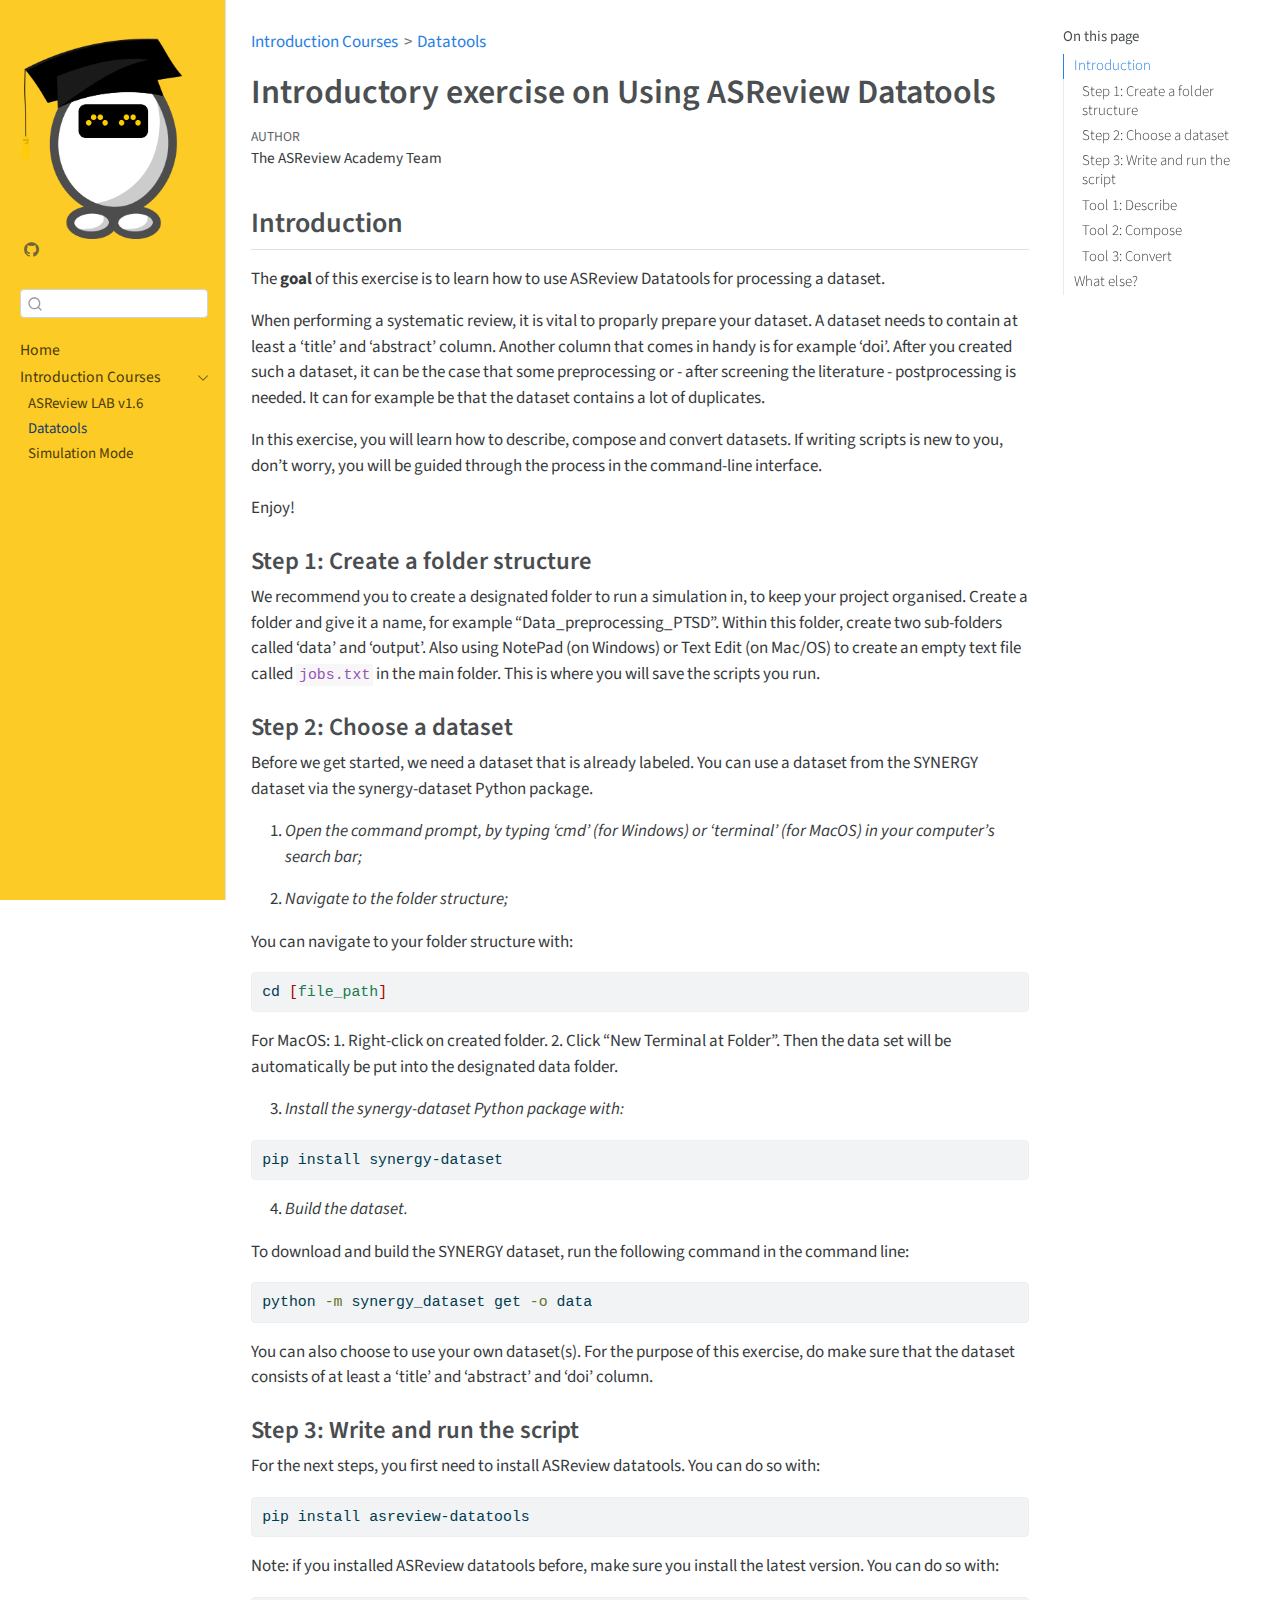
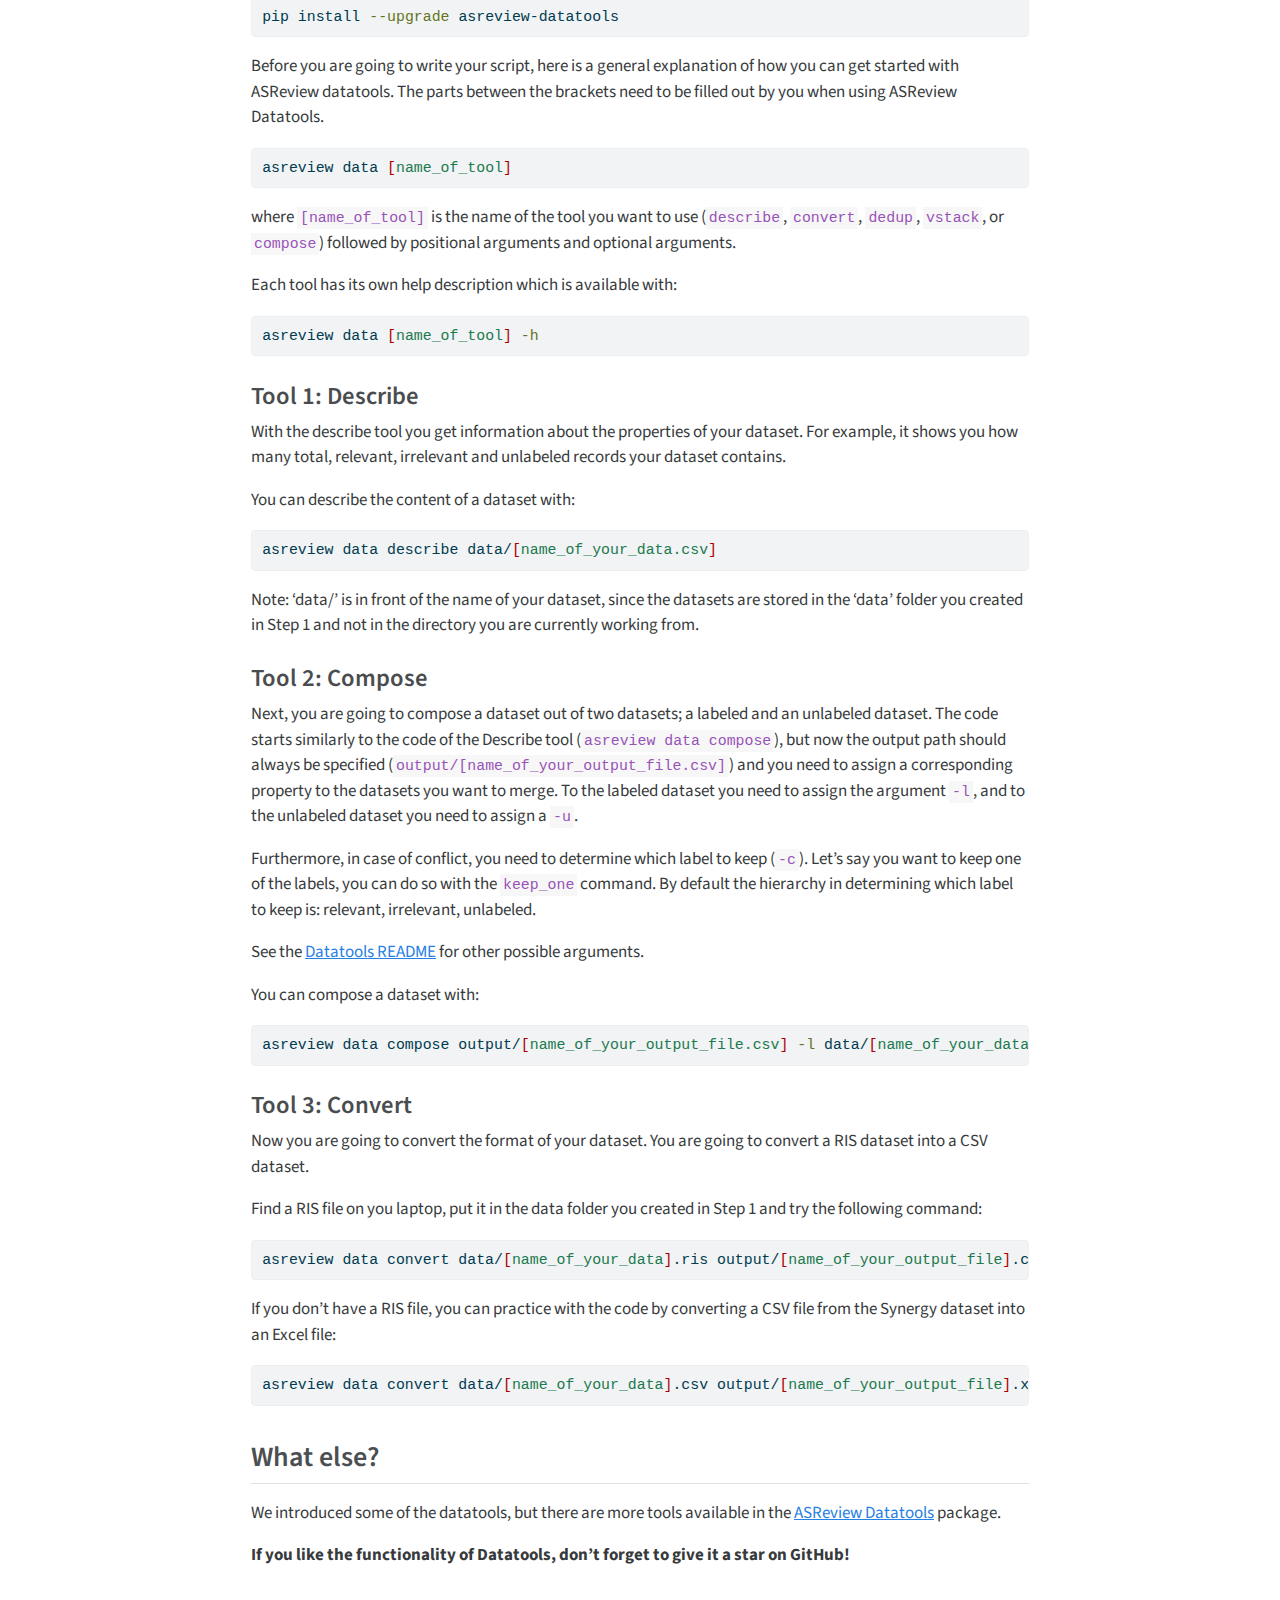
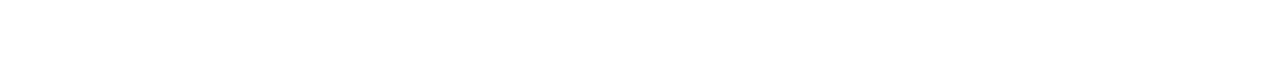
<file: docs/datatools.html>
<!DOCTYPE html>
<html xmlns="http://www.w3.org/1999/xhtml" lang="en" xml:lang="en"><head>

<meta charset="utf-8">
<meta name="generator" content="quarto-1.5.56">

<meta name="viewport" content="width=device-width, initial-scale=1.0, user-scalable=yes">

<meta name="author" content="The ASReview Academy Team">

<title>Introductory exercise on Using ASReview Datatools – Asreview Academy</title>
<style>
code{white-space: pre-wrap;}
span.smallcaps{font-variant: small-caps;}
div.columns{display: flex; gap: min(4vw, 1.5em);}
div.column{flex: auto; overflow-x: auto;}
div.hanging-indent{margin-left: 1.5em; text-indent: -1.5em;}
ul.task-list{list-style: none;}
ul.task-list li input[type="checkbox"] {
  width: 0.8em;
  margin: 0 0.8em 0.2em -1em; /* quarto-specific, see https://github.com/quarto-dev/quarto-cli/issues/4556 */ 
  vertical-align: middle;
}
/* CSS for syntax highlighting */
pre > code.sourceCode { white-space: pre; position: relative; }
pre > code.sourceCode > span { line-height: 1.25; }
pre > code.sourceCode > span:empty { height: 1.2em; }
.sourceCode { overflow: visible; }
code.sourceCode > span { color: inherit; text-decoration: inherit; }
div.sourceCode { margin: 1em 0; }
pre.sourceCode { margin: 0; }
@media screen {
div.sourceCode { overflow: auto; }
}
@media print {
pre > code.sourceCode { white-space: pre-wrap; }
pre > code.sourceCode > span { display: inline-block; text-indent: -5em; padding-left: 5em; }
}
pre.numberSource code
  { counter-reset: source-line 0; }
pre.numberSource code > span
  { position: relative; left: -4em; counter-increment: source-line; }
pre.numberSource code > span > a:first-child::before
  { content: counter(source-line);
    position: relative; left: -1em; text-align: right; vertical-align: baseline;
    border: none; display: inline-block;
    -webkit-touch-callout: none; -webkit-user-select: none;
    -khtml-user-select: none; -moz-user-select: none;
    -ms-user-select: none; user-select: none;
    padding: 0 4px; width: 4em;
  }
pre.numberSource { margin-left: 3em;  padding-left: 4px; }
div.sourceCode
  {   }
@media screen {
pre > code.sourceCode > span > a:first-child::before { text-decoration: underline; }
}
</style>


<script src="site_libs/quarto-nav/quarto-nav.js"></script>
<script src="site_libs/clipboard/clipboard.min.js"></script>
<script src="site_libs/quarto-search/autocomplete.umd.js"></script>
<script src="site_libs/quarto-search/fuse.min.js"></script>
<script src="site_libs/quarto-search/quarto-search.js"></script>
<meta name="quarto:offset" content="./">
<link href="./images/ASReviewLAB/Elas_afstudeerhoedje.png" rel="icon" type="image/png">
<script src="site_libs/quarto-html/quarto.js"></script>
<script src="site_libs/quarto-html/popper.min.js"></script>
<script src="site_libs/quarto-html/tippy.umd.min.js"></script>
<script src="site_libs/quarto-html/anchor.min.js"></script>
<link href="site_libs/quarto-html/tippy.css" rel="stylesheet">
<link href="site_libs/quarto-html/quarto-syntax-highlighting.css" rel="stylesheet" id="quarto-text-highlighting-styles">
<script src="site_libs/bootstrap/bootstrap.min.js"></script>
<link href="site_libs/bootstrap/bootstrap-icons.css" rel="stylesheet">
<link href="site_libs/bootstrap/bootstrap.min.css" rel="stylesheet" id="quarto-bootstrap" data-mode="light">
<script id="quarto-search-options" type="application/json">{
  "location": "sidebar",
  "copy-button": false,
  "collapse-after": 3,
  "panel-placement": "start",
  "type": "textbox",
  "limit": 50,
  "keyboard-shortcut": [
    "f",
    "/",
    "s"
  ],
  "show-item-context": false,
  "language": {
    "search-no-results-text": "No results",
    "search-matching-documents-text": "matching documents",
    "search-copy-link-title": "Copy link to search",
    "search-hide-matches-text": "Hide additional matches",
    "search-more-match-text": "more match in this document",
    "search-more-matches-text": "more matches in this document",
    "search-clear-button-title": "Clear",
    "search-text-placeholder": "",
    "search-detached-cancel-button-title": "Cancel",
    "search-submit-button-title": "Submit",
    "search-label": "Search"
  }
}</script>


<link rel="stylesheet" href="styles.css">
</head>

<body class="nav-sidebar docked">

<div id="quarto-search-results"></div>
  <header id="quarto-header" class="headroom fixed-top">
  <nav class="quarto-secondary-nav">
    <div class="container-fluid d-flex">
      <button type="button" class="quarto-btn-toggle btn" data-bs-toggle="collapse" role="button" data-bs-target=".quarto-sidebar-collapse-item" aria-controls="quarto-sidebar" aria-expanded="false" aria-label="Toggle sidebar navigation" onclick="if (window.quartoToggleHeadroom) { window.quartoToggleHeadroom(); }">
        <i class="bi bi-layout-text-sidebar-reverse"></i>
      </button>
        <nav class="quarto-page-breadcrumbs" aria-label="breadcrumb"><ol class="breadcrumb"><li class="breadcrumb-item"><a href="./ASReviewLAB.html">Introduction Courses</a></li><li class="breadcrumb-item"><a href="./datatools.html">Datatools</a></li></ol></nav>
        <a class="flex-grow-1" role="navigation" data-bs-toggle="collapse" data-bs-target=".quarto-sidebar-collapse-item" aria-controls="quarto-sidebar" aria-expanded="false" aria-label="Toggle sidebar navigation" onclick="if (window.quartoToggleHeadroom) { window.quartoToggleHeadroom(); }">      
        </a>
      <button type="button" class="btn quarto-search-button" aria-label="Search" onclick="window.quartoOpenSearch();">
        <i class="bi bi-search"></i>
      </button>
    </div>
  </nav>
</header>
<!-- content -->
<div id="quarto-content" class="quarto-container page-columns page-rows-contents page-layout-article">
<!-- sidebar -->
  <nav id="quarto-sidebar" class="sidebar collapse collapse-horizontal quarto-sidebar-collapse-item sidebar-navigation docked overflow-auto">
    <div class="pt-lg-2 mt-2 text-left sidebar-header">
      <a href="./index.html" class="sidebar-logo-link">
      <img src="./images/ASReviewLAB/Elas_afstudeerhoedje.png" alt="" class="sidebar-logo py-0 d-lg-inline d-none">
      </a>
      <div class="sidebar-tools-main">
    <a href="https://github.com/asreview/asreview-academy/" title="GitHub organization" class="quarto-navigation-tool px-1" aria-label="GitHub organization"><i class="bi bi-github"></i></a>
</div>
      </div>
        <div class="mt-2 flex-shrink-0 align-items-center">
        <div class="sidebar-search">
        <div id="quarto-search" class="" title="Search"></div>
        </div>
        </div>
    <div class="sidebar-menu-container"> 
    <ul class="list-unstyled mt-1">
        <li class="sidebar-item">
  <div class="sidebar-item-container"> 
  <a href="./index.html" class="sidebar-item-text sidebar-link">
 <span class="menu-text">Home</span></a>
  </div>
</li>
        <li class="sidebar-item sidebar-item-section">
      <div class="sidebar-item-container"> 
            <a class="sidebar-item-text sidebar-link text-start" data-bs-toggle="collapse" data-bs-target="#quarto-sidebar-section-1" role="navigation" aria-expanded="true">
 <span class="menu-text">Introduction Courses</span></a>
          <a class="sidebar-item-toggle text-start" data-bs-toggle="collapse" data-bs-target="#quarto-sidebar-section-1" role="navigation" aria-expanded="true" aria-label="Toggle section">
            <i class="bi bi-chevron-right ms-2"></i>
          </a> 
      </div>
      <ul id="quarto-sidebar-section-1" class="collapse list-unstyled sidebar-section depth1 show">  
          <li class="sidebar-item">
  <div class="sidebar-item-container"> 
  <a href="./ASReviewLAB.html" class="sidebar-item-text sidebar-link">
 <span class="menu-text">ASReview LAB v1.6</span></a>
  </div>
</li>
          <li class="sidebar-item">
  <div class="sidebar-item-container"> 
  <a href="./datatools.html" class="sidebar-item-text sidebar-link active">
 <span class="menu-text">Datatools</span></a>
  </div>
</li>
          <li class="sidebar-item">
  <div class="sidebar-item-container"> 
  <a href="./simulation.html" class="sidebar-item-text sidebar-link">
 <span class="menu-text">Simulation Mode</span></a>
  </div>
</li>
      </ul>
  </li>
    </ul>
    </div>
</nav>
<div id="quarto-sidebar-glass" class="quarto-sidebar-collapse-item" data-bs-toggle="collapse" data-bs-target=".quarto-sidebar-collapse-item"></div>
<!-- margin-sidebar -->
    <div id="quarto-margin-sidebar" class="sidebar margin-sidebar">
        <nav id="TOC" role="doc-toc" class="toc-active">
    <h2 id="toc-title">On this page</h2>
   
  <ul>
  <li><a href="#introduction" id="toc-introduction" class="nav-link active" data-scroll-target="#introduction">Introduction</a>
  <ul class="collapse">
  <li><a href="#step-1-create-a-folder-structure" id="toc-step-1-create-a-folder-structure" class="nav-link" data-scroll-target="#step-1-create-a-folder-structure">Step 1: Create a folder structure</a></li>
  <li><a href="#step-2-choose-a-dataset" id="toc-step-2-choose-a-dataset" class="nav-link" data-scroll-target="#step-2-choose-a-dataset">Step 2: Choose a dataset</a></li>
  <li><a href="#step-3-write-and-run-the-script" id="toc-step-3-write-and-run-the-script" class="nav-link" data-scroll-target="#step-3-write-and-run-the-script">Step 3: Write and run the script</a></li>
  <li><a href="#tool-1-describe" id="toc-tool-1-describe" class="nav-link" data-scroll-target="#tool-1-describe">Tool 1: Describe</a></li>
  <li><a href="#tool-2-compose" id="toc-tool-2-compose" class="nav-link" data-scroll-target="#tool-2-compose">Tool 2: Compose</a></li>
  <li><a href="#tool-3-convert" id="toc-tool-3-convert" class="nav-link" data-scroll-target="#tool-3-convert">Tool 3: Convert</a></li>
  </ul></li>
  <li><a href="#what-else" id="toc-what-else" class="nav-link" data-scroll-target="#what-else">What else?</a></li>
  </ul>
</nav>
    </div>
<!-- main -->
<main class="content" id="quarto-document-content">

<header id="title-block-header" class="quarto-title-block default"><nav class="quarto-page-breadcrumbs quarto-title-breadcrumbs d-none d-lg-block" aria-label="breadcrumb"><ol class="breadcrumb"><li class="breadcrumb-item"><a href="./ASReviewLAB.html">Introduction Courses</a></li><li class="breadcrumb-item"><a href="./datatools.html">Datatools</a></li></ol></nav>
<div class="quarto-title">
<h1 class="title">Introductory exercise on Using ASReview Datatools</h1>
</div>



<div class="quarto-title-meta">

    <div>
    <div class="quarto-title-meta-heading">Author</div>
    <div class="quarto-title-meta-contents">
             <p>The ASReview Academy Team </p>
          </div>
  </div>
    
  
    
  </div>
  


</header>


<section id="introduction" class="level2">
<h2 class="anchored" data-anchor-id="introduction">Introduction</h2>
<p>The <strong>goal</strong> of this exercise is to learn how to use ASReview Datatools for processing a dataset.</p>
<p>When performing a systematic review, it is vital to proparly prepare your dataset. A dataset needs to contain at least a ‘title’ and ‘abstract’ column. Another column that comes in handy is for example ‘doi’. After you created such a dataset, it can be the case that some preprocessing or - after screening the literature - postprocessing is needed. It can for example be that the dataset contains a lot of duplicates.</p>
<p>In this exercise, you will learn how to describe, compose and convert datasets. If writing scripts is new to you, don’t worry, you will be guided through the process in the command-line interface.</p>
<p>Enjoy!</p>
<section id="step-1-create-a-folder-structure" class="level3">
<h3 class="anchored" data-anchor-id="step-1-create-a-folder-structure">Step 1: Create a folder structure</h3>
<p>We recommend you to create a designated folder to run a simulation in, to keep your project organised. Create a folder and give it a name, for example “Data_preprocessing_PTSD”. Within this folder, create two sub-folders called ‘data’ and ‘output’. Also using NotePad (on Windows) or Text Edit (on Mac/OS) to create an empty text file called <code>jobs.txt</code> in the main folder. This is where you will save the scripts you run.</p>
</section>
<section id="step-2-choose-a-dataset" class="level3">
<h3 class="anchored" data-anchor-id="step-2-choose-a-dataset">Step 2: Choose a dataset</h3>
<p>Before we get started, we need a dataset that is already labeled. You can use a dataset from the SYNERGY dataset via the synergy-dataset Python package.</p>
<ol type="1">
<li><p><em>Open the command prompt, by typing ‘cmd’ (for Windows) or ‘terminal’ (for MacOS) in your computer’s search bar;</em></p></li>
<li><p><em>Navigate to the folder structure;</em></p></li>
</ol>
<p>You can navigate to your folder structure with:</p>
<div class="sourceCode" id="cb1"><pre class="sourceCode bash code-with-copy"><code class="sourceCode bash"><span id="cb1-1"><a href="#cb1-1" aria-hidden="true" tabindex="-1"></a><span class="bu">cd</span> <span class="pp">[</span><span class="ss">file_path</span><span class="pp">]</span></span></code><button title="Copy to Clipboard" class="code-copy-button"><i class="bi"></i></button></pre></div>
<p>For MacOS: 1. Right-click on created folder. 2. Click “New Terminal at Folder”. Then the data set will be automatically be put into the designated data folder.</p>
<ol start="3" type="1">
<li><em>Install the synergy-dataset Python package with:</em></li>
</ol>
<div class="sourceCode" id="cb2"><pre class="sourceCode bash code-with-copy"><code class="sourceCode bash"><span id="cb2-1"><a href="#cb2-1" aria-hidden="true" tabindex="-1"></a><span class="ex">pip</span> install synergy-dataset</span></code><button title="Copy to Clipboard" class="code-copy-button"><i class="bi"></i></button></pre></div>
<ol start="4" type="1">
<li><em>Build the dataset.</em></li>
</ol>
<p>To download and build the SYNERGY dataset, run the following command in the command line:</p>
<div class="sourceCode" id="cb3"><pre class="sourceCode bash code-with-copy"><code class="sourceCode bash"><span id="cb3-1"><a href="#cb3-1" aria-hidden="true" tabindex="-1"></a><span class="ex">python</span> <span class="at">-m</span> synergy_dataset get <span class="at">-o</span> data</span></code><button title="Copy to Clipboard" class="code-copy-button"><i class="bi"></i></button></pre></div>
<p>You can also choose to use your own dataset(s). For the purpose of this exercise, do make sure that the dataset consists of at least a ‘title’ and ‘abstract’ and ‘doi’ column.</p>
</section>
<section id="step-3-write-and-run-the-script" class="level3">
<h3 class="anchored" data-anchor-id="step-3-write-and-run-the-script">Step 3: Write and run the script</h3>
<p>For the next steps, you first need to install ASReview datatools. You can do so with:</p>
<div class="sourceCode" id="cb4"><pre class="sourceCode bash code-with-copy"><code class="sourceCode bash"><span id="cb4-1"><a href="#cb4-1" aria-hidden="true" tabindex="-1"></a><span class="ex">pip</span> install asreview-datatools</span></code><button title="Copy to Clipboard" class="code-copy-button"><i class="bi"></i></button></pre></div>
<p>Note: if you installed ASReview datatools before, make sure you install the latest version. You can do so with:</p>
<div class="sourceCode" id="cb5"><pre class="sourceCode bash code-with-copy"><code class="sourceCode bash"><span id="cb5-1"><a href="#cb5-1" aria-hidden="true" tabindex="-1"></a><span class="ex">pip</span> install <span class="at">--upgrade</span> asreview-datatools</span></code><button title="Copy to Clipboard" class="code-copy-button"><i class="bi"></i></button></pre></div>
<p>Before you are going to write your script, here is a general explanation of how you can get started with ASReview datatools. The parts between the brackets need to be filled out by you when using ASReview Datatools.</p>
<div class="sourceCode" id="cb6"><pre class="sourceCode bash code-with-copy"><code class="sourceCode bash"><span id="cb6-1"><a href="#cb6-1" aria-hidden="true" tabindex="-1"></a><span class="ex">asreview</span> data <span class="pp">[</span><span class="ss">name_of_tool</span><span class="pp">]</span></span></code><button title="Copy to Clipboard" class="code-copy-button"><i class="bi"></i></button></pre></div>
<p>where <code>[name_of_tool]</code> is the name of the tool you want to use (<code>describe</code>, <code>convert</code>, <code>dedup</code>, <code>vstack</code>, or <code>compose</code>) followed by positional arguments and optional arguments.</p>
<p>Each tool has its own help description which is available with:</p>
<div class="sourceCode" id="cb7"><pre class="sourceCode bash code-with-copy"><code class="sourceCode bash"><span id="cb7-1"><a href="#cb7-1" aria-hidden="true" tabindex="-1"></a><span class="ex">asreview</span> data <span class="pp">[</span><span class="ss">name_of_tool</span><span class="pp">]</span> <span class="at">-h</span></span></code><button title="Copy to Clipboard" class="code-copy-button"><i class="bi"></i></button></pre></div>
</section>
<section id="tool-1-describe" class="level3">
<h3 class="anchored" data-anchor-id="tool-1-describe">Tool 1: Describe</h3>
<p>With the describe tool you get information about the properties of your dataset. For example, it shows you how many total, relevant, irrelevant and unlabeled records your dataset contains.</p>
<p>You can describe the content of a dataset with:</p>
<div class="sourceCode" id="cb8"><pre class="sourceCode bash code-with-copy"><code class="sourceCode bash"><span id="cb8-1"><a href="#cb8-1" aria-hidden="true" tabindex="-1"></a><span class="ex">asreview</span> data describe data/<span class="pp">[</span><span class="ss">name_of_your_data.csv</span><span class="pp">]</span></span></code><button title="Copy to Clipboard" class="code-copy-button"><i class="bi"></i></button></pre></div>
<p>Note: ‘data/’ is in front of the name of your dataset, since the datasets are stored in the ‘data’ folder you created in Step 1 and not in the directory you are currently working from.</p>
</section>
<section id="tool-2-compose" class="level3">
<h3 class="anchored" data-anchor-id="tool-2-compose">Tool 2: Compose</h3>
<p>Next, you are going to compose a dataset out of two datasets; a labeled and an unlabeled dataset. The code starts similarly to the code of the Describe tool (<code>asreview data compose</code>), but now the output path should always be specified (<code>output/[name_of_your_output_file.csv]</code>) and you need to assign a corresponding property to the datasets you want to merge. To the labeled dataset you need to assign the argument <code>-l</code>, and to the unlabeled dataset you need to assign a <code>-u</code>.</p>
<p>Furthermore, in case of conflict, you need to determine which label to keep (<code>-c</code>). Let’s say you want to keep one of the labels, you can do so with the <code>keep_one</code> command. By default the hierarchy in determining which label to keep is: relevant, irrelevant, unlabeled.</p>
<p>See the <a href="https://github.com/asreview/asreview-datatools#data-compose-experimental" target="_blank">Datatools README</a> for other possible arguments.</p>
<p>You can compose a dataset with:</p>
<div class="sourceCode" id="cb9"><pre class="sourceCode bash code-with-copy"><code class="sourceCode bash"><span id="cb9-1"><a href="#cb9-1" aria-hidden="true" tabindex="-1"></a><span class="ex">asreview</span> data compose output/<span class="pp">[</span><span class="ss">name_of_your_output_file.csv</span><span class="pp">]</span> <span class="at">-l</span> data/<span class="pp">[</span><span class="ss">name_of_your_data.csv</span><span class="pp">]</span> <span class="at">-u</span> data/<span class="pp">[</span><span class="ss">name_of_your_data.csv</span><span class="pp">]</span> <span class="at">-c</span> keep_one</span></code><button title="Copy to Clipboard" class="code-copy-button"><i class="bi"></i></button></pre></div>
</section>
<section id="tool-3-convert" class="level3">
<h3 class="anchored" data-anchor-id="tool-3-convert">Tool 3: Convert</h3>
<p>Now you are going to convert the format of your dataset. You are going to convert a RIS dataset into a CSV dataset.</p>
<p>Find a RIS file on you laptop, put it in the data folder you created in Step 1 and try the following command:</p>
<div class="sourceCode" id="cb10"><pre class="sourceCode bash code-with-copy"><code class="sourceCode bash"><span id="cb10-1"><a href="#cb10-1" aria-hidden="true" tabindex="-1"></a><span class="ex">asreview</span> data convert data/<span class="pp">[</span><span class="ss">name_of_your_data</span><span class="pp">]</span>.ris output/<span class="pp">[</span><span class="ss">name_of_your_output_file</span><span class="pp">]</span>.csv</span></code><button title="Copy to Clipboard" class="code-copy-button"><i class="bi"></i></button></pre></div>
<p>If you don’t have a RIS file, you can practice with the code by converting a CSV file from the Synergy dataset into an Excel file:</p>
<div class="sourceCode" id="cb11"><pre class="sourceCode bash code-with-copy"><code class="sourceCode bash"><span id="cb11-1"><a href="#cb11-1" aria-hidden="true" tabindex="-1"></a><span class="ex">asreview</span> data convert data/<span class="pp">[</span><span class="ss">name_of_your_data</span><span class="pp">]</span>.csv output/<span class="pp">[</span><span class="ss">name_of_your_output_file</span><span class="pp">]</span>.xlsx</span></code><button title="Copy to Clipboard" class="code-copy-button"><i class="bi"></i></button></pre></div>
</section>
</section>
<section id="what-else" class="level2">
<h2 class="anchored" data-anchor-id="what-else">What else?</h2>
<p>We introduced some of the datatools, but there are more tools available in the <a href="https://github.com/asreview/asreview-datatools" target="_blank">ASReview Datatools</a> package.</p>
<p><strong>If you like the functionality of Datatools, don’t forget to give it a star on GitHub!</strong></p>


</section>

</main> <!-- /main -->
<script id="quarto-html-after-body" type="application/javascript">
window.document.addEventListener("DOMContentLoaded", function (event) {
  const toggleBodyColorMode = (bsSheetEl) => {
    const mode = bsSheetEl.getAttribute("data-mode");
    const bodyEl = window.document.querySelector("body");
    if (mode === "dark") {
      bodyEl.classList.add("quarto-dark");
      bodyEl.classList.remove("quarto-light");
    } else {
      bodyEl.classList.add("quarto-light");
      bodyEl.classList.remove("quarto-dark");
    }
  }
  const toggleBodyColorPrimary = () => {
    const bsSheetEl = window.document.querySelector("link#quarto-bootstrap");
    if (bsSheetEl) {
      toggleBodyColorMode(bsSheetEl);
    }
  }
  toggleBodyColorPrimary();  
  const icon = "";
  const anchorJS = new window.AnchorJS();
  anchorJS.options = {
    placement: 'right',
    icon: icon
  };
  anchorJS.add('.anchored');
  const isCodeAnnotation = (el) => {
    for (const clz of el.classList) {
      if (clz.startsWith('code-annotation-')) {                     
        return true;
      }
    }
    return false;
  }
  const onCopySuccess = function(e) {
    // button target
    const button = e.trigger;
    // don't keep focus
    button.blur();
    // flash "checked"
    button.classList.add('code-copy-button-checked');
    var currentTitle = button.getAttribute("title");
    button.setAttribute("title", "Copied!");
    let tooltip;
    if (window.bootstrap) {
      button.setAttribute("data-bs-toggle", "tooltip");
      button.setAttribute("data-bs-placement", "left");
      button.setAttribute("data-bs-title", "Copied!");
      tooltip = new bootstrap.Tooltip(button, 
        { trigger: "manual", 
          customClass: "code-copy-button-tooltip",
          offset: [0, -8]});
      tooltip.show();    
    }
    setTimeout(function() {
      if (tooltip) {
        tooltip.hide();
        button.removeAttribute("data-bs-title");
        button.removeAttribute("data-bs-toggle");
        button.removeAttribute("data-bs-placement");
      }
      button.setAttribute("title", currentTitle);
      button.classList.remove('code-copy-button-checked');
    }, 1000);
    // clear code selection
    e.clearSelection();
  }
  const getTextToCopy = function(trigger) {
      const codeEl = trigger.previousElementSibling.cloneNode(true);
      for (const childEl of codeEl.children) {
        if (isCodeAnnotation(childEl)) {
          childEl.remove();
        }
      }
      return codeEl.innerText;
  }
  const clipboard = new window.ClipboardJS('.code-copy-button:not([data-in-quarto-modal])', {
    text: getTextToCopy
  });
  clipboard.on('success', onCopySuccess);
  if (window.document.getElementById('quarto-embedded-source-code-modal')) {
    // For code content inside modals, clipBoardJS needs to be initialized with a container option
    // TODO: Check when it could be a function (https://github.com/zenorocha/clipboard.js/issues/860)
    const clipboardModal = new window.ClipboardJS('.code-copy-button[data-in-quarto-modal]', {
      text: getTextToCopy,
      container: window.document.getElementById('quarto-embedded-source-code-modal')
    });
    clipboardModal.on('success', onCopySuccess);
  }
    var localhostRegex = new RegExp(/^(?:http|https):\/\/localhost\:?[0-9]*\//);
    var mailtoRegex = new RegExp(/^mailto:/);
      var filterRegex = new RegExp('/' + window.location.host + '/');
    var isInternal = (href) => {
        return filterRegex.test(href) || localhostRegex.test(href) || mailtoRegex.test(href);
    }
    // Inspect non-navigation links and adorn them if external
 	var links = window.document.querySelectorAll('a[href]:not(.nav-link):not(.navbar-brand):not(.toc-action):not(.sidebar-link):not(.sidebar-item-toggle):not(.pagination-link):not(.no-external):not([aria-hidden]):not(.dropdown-item):not(.quarto-navigation-tool):not(.about-link)');
    for (var i=0; i<links.length; i++) {
      const link = links[i];
      if (!isInternal(link.href)) {
        // undo the damage that might have been done by quarto-nav.js in the case of
        // links that we want to consider external
        if (link.dataset.originalHref !== undefined) {
          link.href = link.dataset.originalHref;
        }
      }
    }
  function tippyHover(el, contentFn, onTriggerFn, onUntriggerFn) {
    const config = {
      allowHTML: true,
      maxWidth: 500,
      delay: 100,
      arrow: false,
      appendTo: function(el) {
          return el.parentElement;
      },
      interactive: true,
      interactiveBorder: 10,
      theme: 'quarto',
      placement: 'bottom-start',
    };
    if (contentFn) {
      config.content = contentFn;
    }
    if (onTriggerFn) {
      config.onTrigger = onTriggerFn;
    }
    if (onUntriggerFn) {
      config.onUntrigger = onUntriggerFn;
    }
    window.tippy(el, config); 
  }
  const noterefs = window.document.querySelectorAll('a[role="doc-noteref"]');
  for (var i=0; i<noterefs.length; i++) {
    const ref = noterefs[i];
    tippyHover(ref, function() {
      // use id or data attribute instead here
      let href = ref.getAttribute('data-footnote-href') || ref.getAttribute('href');
      try { href = new URL(href).hash; } catch {}
      const id = href.replace(/^#\/?/, "");
      const note = window.document.getElementById(id);
      if (note) {
        return note.innerHTML;
      } else {
        return "";
      }
    });
  }
  const xrefs = window.document.querySelectorAll('a.quarto-xref');
  const processXRef = (id, note) => {
    // Strip column container classes
    const stripColumnClz = (el) => {
      el.classList.remove("page-full", "page-columns");
      if (el.children) {
        for (const child of el.children) {
          stripColumnClz(child);
        }
      }
    }
    stripColumnClz(note)
    if (id === null || id.startsWith('sec-')) {
      // Special case sections, only their first couple elements
      const container = document.createElement("div");
      if (note.children && note.children.length > 2) {
        container.appendChild(note.children[0].cloneNode(true));
        for (let i = 1; i < note.children.length; i++) {
          const child = note.children[i];
          if (child.tagName === "P" && child.innerText === "") {
            continue;
          } else {
            container.appendChild(child.cloneNode(true));
            break;
          }
        }
        if (window.Quarto?.typesetMath) {
          window.Quarto.typesetMath(container);
        }
        return container.innerHTML
      } else {
        if (window.Quarto?.typesetMath) {
          window.Quarto.typesetMath(note);
        }
        return note.innerHTML;
      }
    } else {
      // Remove any anchor links if they are present
      const anchorLink = note.querySelector('a.anchorjs-link');
      if (anchorLink) {
        anchorLink.remove();
      }
      if (window.Quarto?.typesetMath) {
        window.Quarto.typesetMath(note);
      }
      // TODO in 1.5, we should make sure this works without a callout special case
      if (note.classList.contains("callout")) {
        return note.outerHTML;
      } else {
        return note.innerHTML;
      }
    }
  }
  for (var i=0; i<xrefs.length; i++) {
    const xref = xrefs[i];
    tippyHover(xref, undefined, function(instance) {
      instance.disable();
      let url = xref.getAttribute('href');
      let hash = undefined; 
      if (url.startsWith('#')) {
        hash = url;
      } else {
        try { hash = new URL(url).hash; } catch {}
      }
      if (hash) {
        const id = hash.replace(/^#\/?/, "");
        const note = window.document.getElementById(id);
        if (note !== null) {
          try {
            const html = processXRef(id, note.cloneNode(true));
            instance.setContent(html);
          } finally {
            instance.enable();
            instance.show();
          }
        } else {
          // See if we can fetch this
          fetch(url.split('#')[0])
          .then(res => res.text())
          .then(html => {
            const parser = new DOMParser();
            const htmlDoc = parser.parseFromString(html, "text/html");
            const note = htmlDoc.getElementById(id);
            if (note !== null) {
              const html = processXRef(id, note);
              instance.setContent(html);
            } 
          }).finally(() => {
            instance.enable();
            instance.show();
          });
        }
      } else {
        // See if we can fetch a full url (with no hash to target)
        // This is a special case and we should probably do some content thinning / targeting
        fetch(url)
        .then(res => res.text())
        .then(html => {
          const parser = new DOMParser();
          const htmlDoc = parser.parseFromString(html, "text/html");
          const note = htmlDoc.querySelector('main.content');
          if (note !== null) {
            // This should only happen for chapter cross references
            // (since there is no id in the URL)
            // remove the first header
            if (note.children.length > 0 && note.children[0].tagName === "HEADER") {
              note.children[0].remove();
            }
            const html = processXRef(null, note);
            instance.setContent(html);
          } 
        }).finally(() => {
          instance.enable();
          instance.show();
        });
      }
    }, function(instance) {
    });
  }
      let selectedAnnoteEl;
      const selectorForAnnotation = ( cell, annotation) => {
        let cellAttr = 'data-code-cell="' + cell + '"';
        let lineAttr = 'data-code-annotation="' +  annotation + '"';
        const selector = 'span[' + cellAttr + '][' + lineAttr + ']';
        return selector;
      }
      const selectCodeLines = (annoteEl) => {
        const doc = window.document;
        const targetCell = annoteEl.getAttribute("data-target-cell");
        const targetAnnotation = annoteEl.getAttribute("data-target-annotation");
        const annoteSpan = window.document.querySelector(selectorForAnnotation(targetCell, targetAnnotation));
        const lines = annoteSpan.getAttribute("data-code-lines").split(",");
        const lineIds = lines.map((line) => {
          return targetCell + "-" + line;
        })
        let top = null;
        let height = null;
        let parent = null;
        if (lineIds.length > 0) {
            //compute the position of the single el (top and bottom and make a div)
            const el = window.document.getElementById(lineIds[0]);
            top = el.offsetTop;
            height = el.offsetHeight;
            parent = el.parentElement.parentElement;
          if (lineIds.length > 1) {
            const lastEl = window.document.getElementById(lineIds[lineIds.length - 1]);
            const bottom = lastEl.offsetTop + lastEl.offsetHeight;
            height = bottom - top;
          }
          if (top !== null && height !== null && parent !== null) {
            // cook up a div (if necessary) and position it 
            let div = window.document.getElementById("code-annotation-line-highlight");
            if (div === null) {
              div = window.document.createElement("div");
              div.setAttribute("id", "code-annotation-line-highlight");
              div.style.position = 'absolute';
              parent.appendChild(div);
            }
            div.style.top = top - 2 + "px";
            div.style.height = height + 4 + "px";
            div.style.left = 0;
            let gutterDiv = window.document.getElementById("code-annotation-line-highlight-gutter");
            if (gutterDiv === null) {
              gutterDiv = window.document.createElement("div");
              gutterDiv.setAttribute("id", "code-annotation-line-highlight-gutter");
              gutterDiv.style.position = 'absolute';
              const codeCell = window.document.getElementById(targetCell);
              const gutter = codeCell.querySelector('.code-annotation-gutter');
              gutter.appendChild(gutterDiv);
            }
            gutterDiv.style.top = top - 2 + "px";
            gutterDiv.style.height = height + 4 + "px";
          }
          selectedAnnoteEl = annoteEl;
        }
      };
      const unselectCodeLines = () => {
        const elementsIds = ["code-annotation-line-highlight", "code-annotation-line-highlight-gutter"];
        elementsIds.forEach((elId) => {
          const div = window.document.getElementById(elId);
          if (div) {
            div.remove();
          }
        });
        selectedAnnoteEl = undefined;
      };
        // Handle positioning of the toggle
    window.addEventListener(
      "resize",
      throttle(() => {
        elRect = undefined;
        if (selectedAnnoteEl) {
          selectCodeLines(selectedAnnoteEl);
        }
      }, 10)
    );
    function throttle(fn, ms) {
    let throttle = false;
    let timer;
      return (...args) => {
        if(!throttle) { // first call gets through
            fn.apply(this, args);
            throttle = true;
        } else { // all the others get throttled
            if(timer) clearTimeout(timer); // cancel #2
            timer = setTimeout(() => {
              fn.apply(this, args);
              timer = throttle = false;
            }, ms);
        }
      };
    }
      // Attach click handler to the DT
      const annoteDls = window.document.querySelectorAll('dt[data-target-cell]');
      for (const annoteDlNode of annoteDls) {
        annoteDlNode.addEventListener('click', (event) => {
          const clickedEl = event.target;
          if (clickedEl !== selectedAnnoteEl) {
            unselectCodeLines();
            const activeEl = window.document.querySelector('dt[data-target-cell].code-annotation-active');
            if (activeEl) {
              activeEl.classList.remove('code-annotation-active');
            }
            selectCodeLines(clickedEl);
            clickedEl.classList.add('code-annotation-active');
          } else {
            // Unselect the line
            unselectCodeLines();
            clickedEl.classList.remove('code-annotation-active');
          }
        });
      }
  const findCites = (el) => {
    const parentEl = el.parentElement;
    if (parentEl) {
      const cites = parentEl.dataset.cites;
      if (cites) {
        return {
          el,
          cites: cites.split(' ')
        };
      } else {
        return findCites(el.parentElement)
      }
    } else {
      return undefined;
    }
  };
  var bibliorefs = window.document.querySelectorAll('a[role="doc-biblioref"]');
  for (var i=0; i<bibliorefs.length; i++) {
    const ref = bibliorefs[i];
    const citeInfo = findCites(ref);
    if (citeInfo) {
      tippyHover(citeInfo.el, function() {
        var popup = window.document.createElement('div');
        citeInfo.cites.forEach(function(cite) {
          var citeDiv = window.document.createElement('div');
          citeDiv.classList.add('hanging-indent');
          citeDiv.classList.add('csl-entry');
          var biblioDiv = window.document.getElementById('ref-' + cite);
          if (biblioDiv) {
            citeDiv.innerHTML = biblioDiv.innerHTML;
          }
          popup.appendChild(citeDiv);
        });
        return popup.innerHTML;
      });
    }
  }
});
</script>
</div> <!-- /content -->




</body></html>
</file>
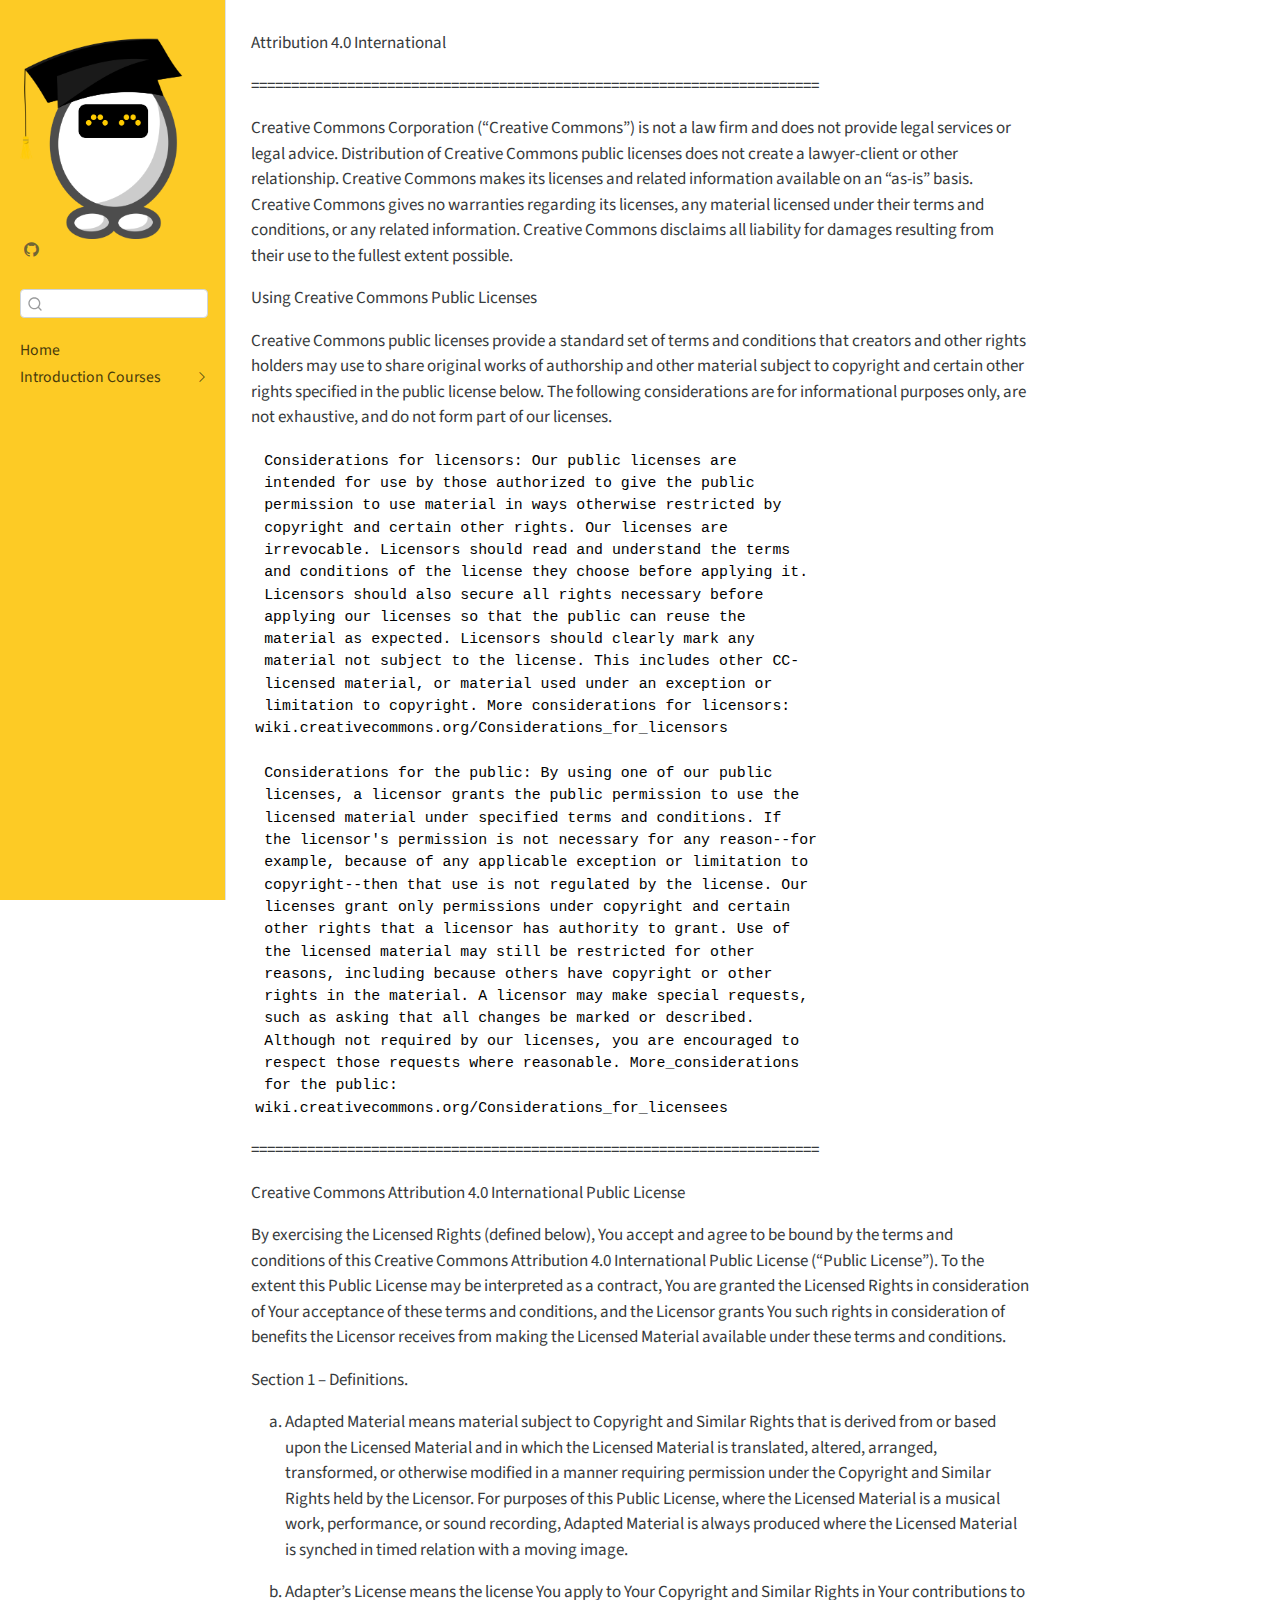
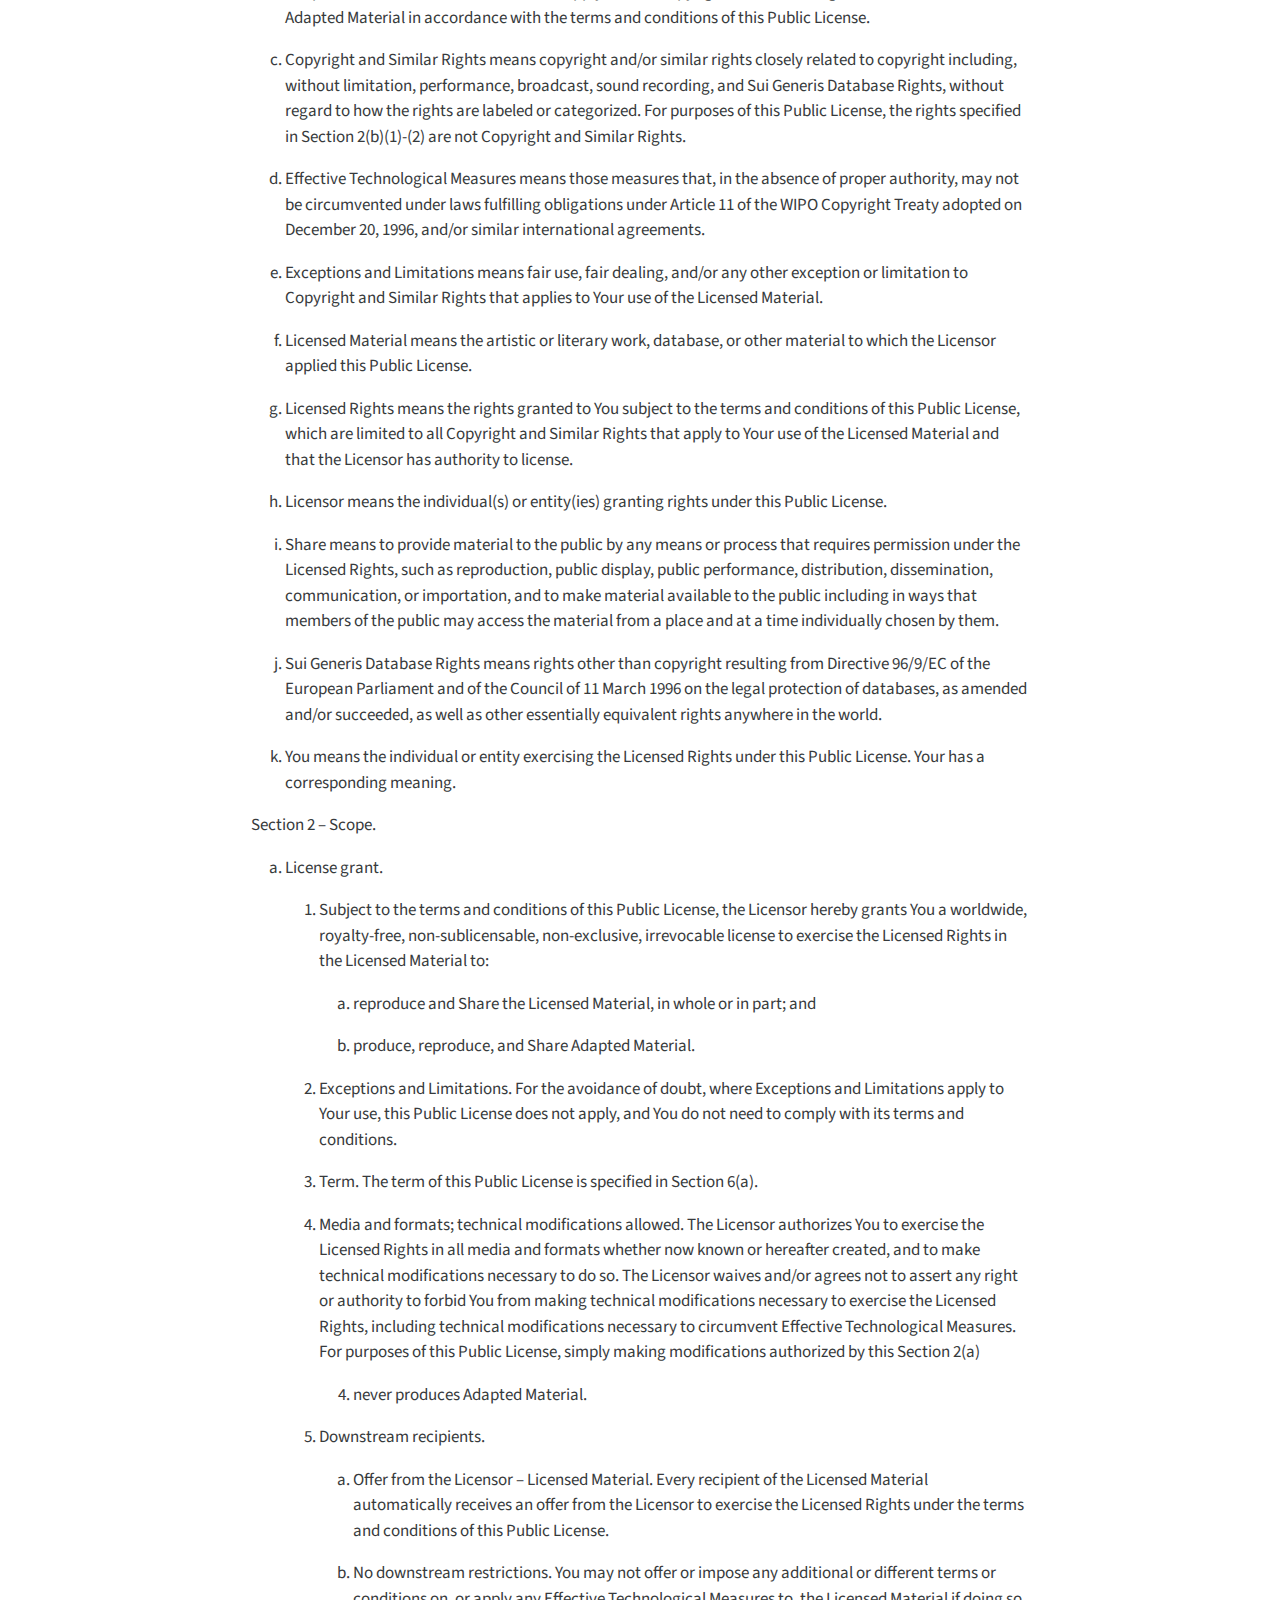
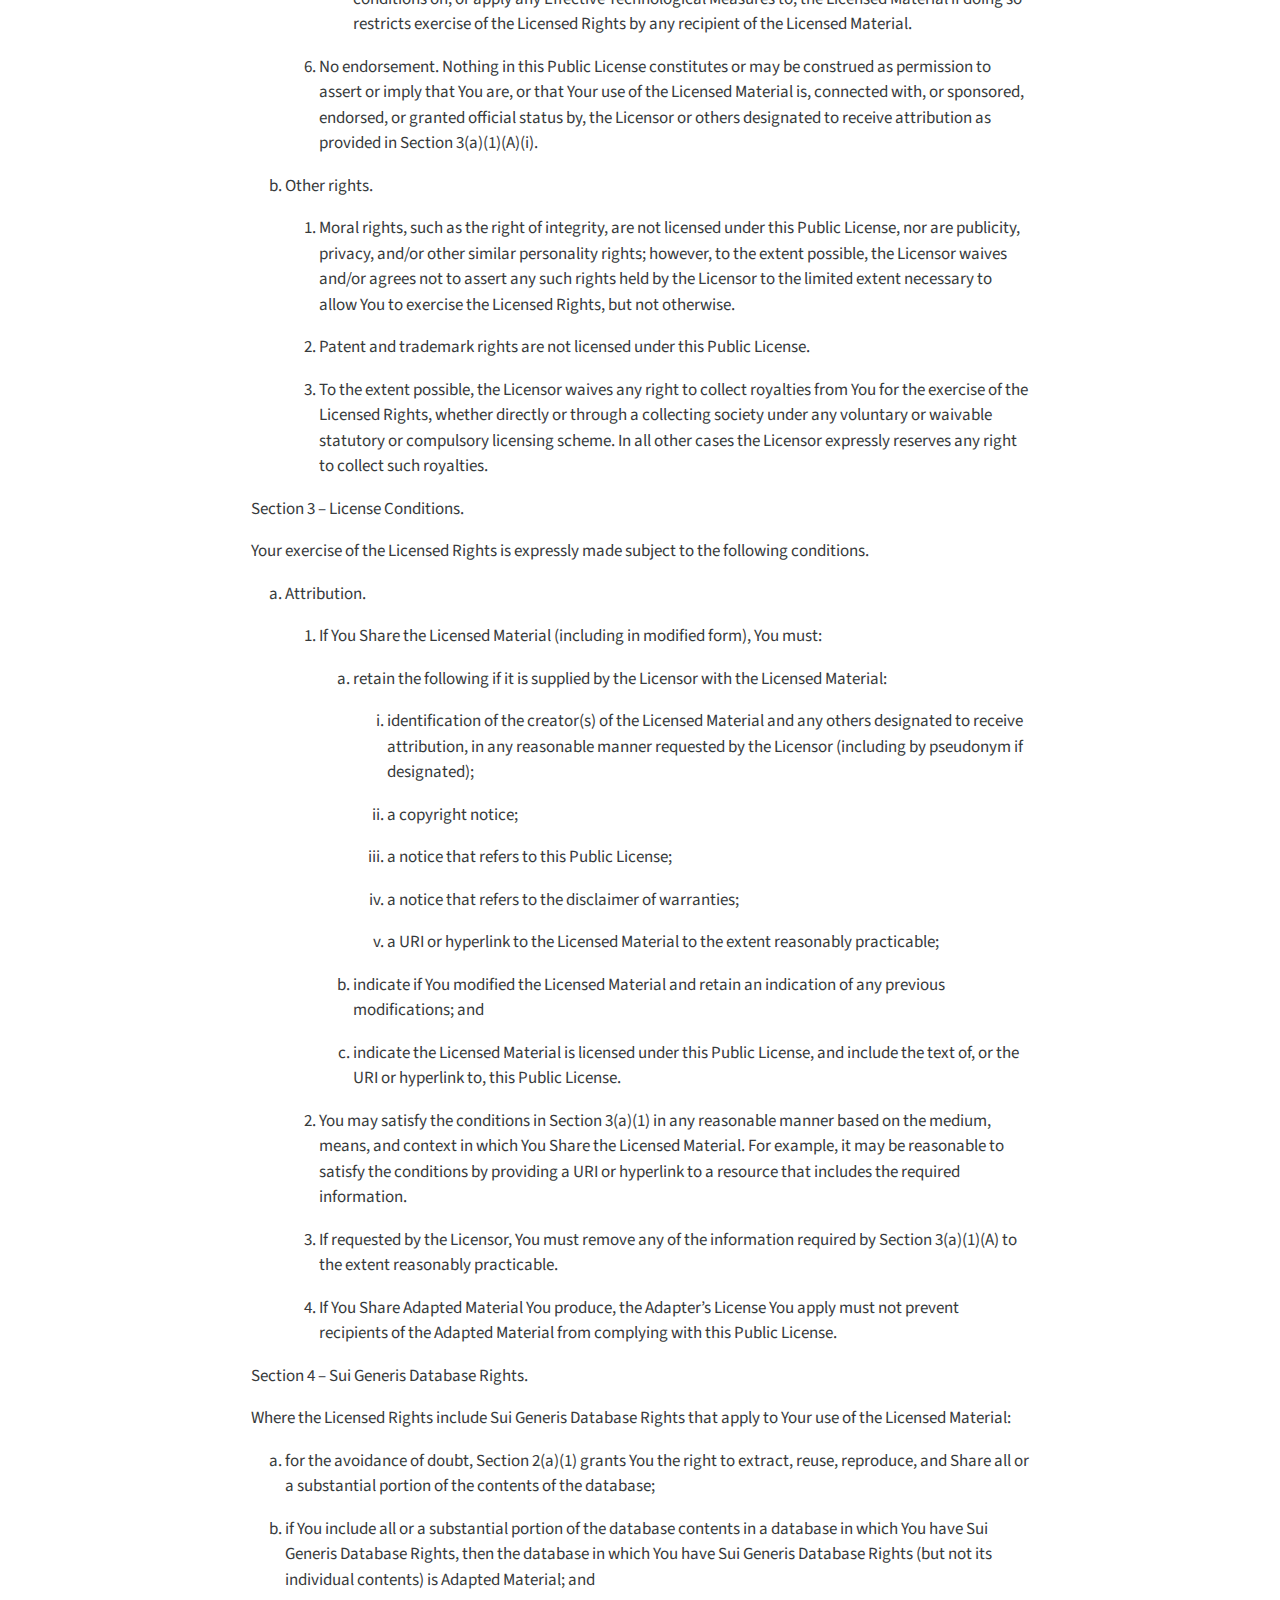
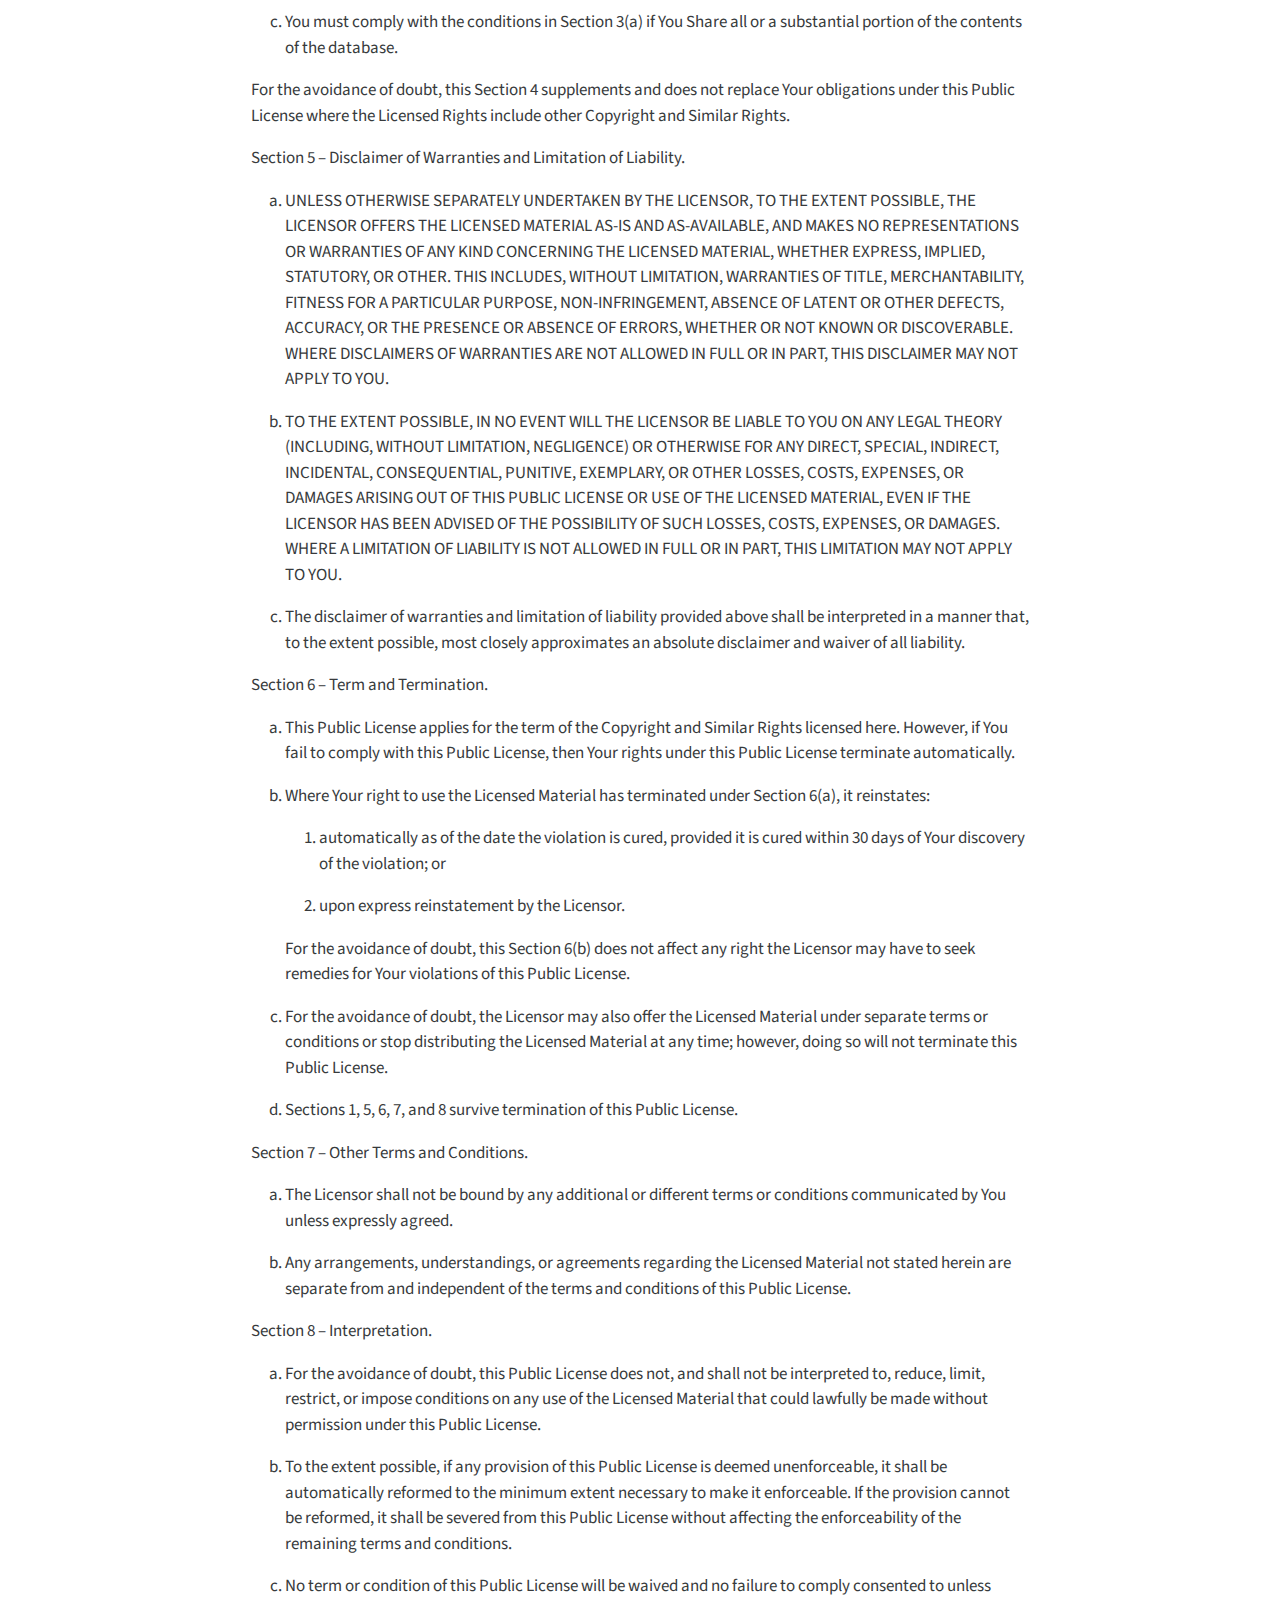
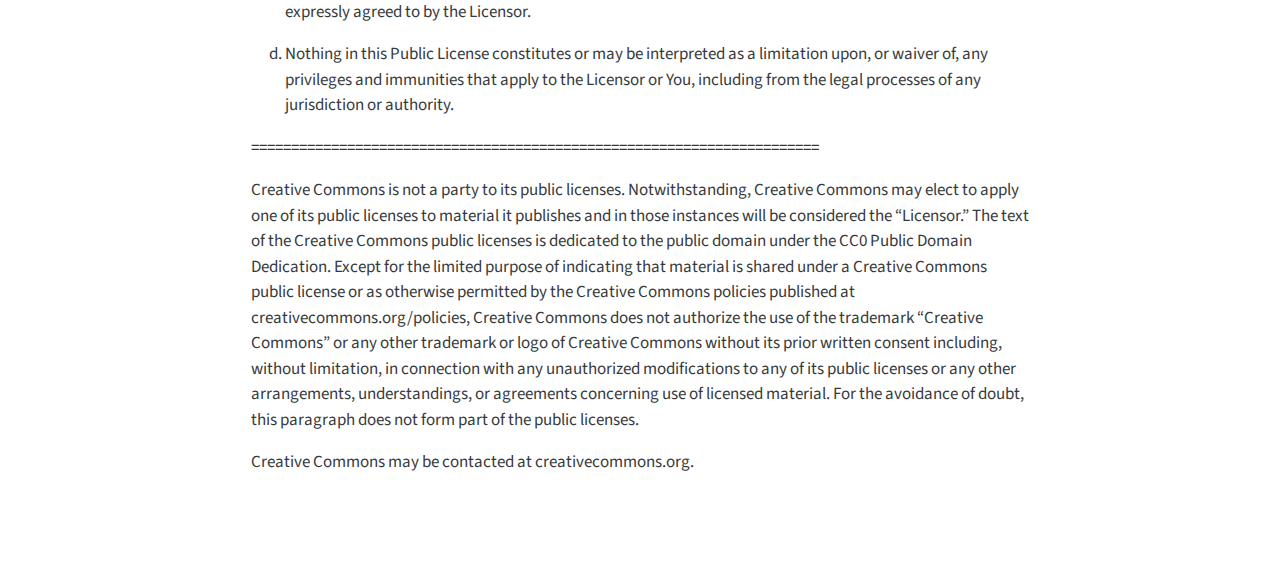
<file: docs/LICENSE.html>
<!DOCTYPE html>
<html xmlns="http://www.w3.org/1999/xhtml" lang="en" xml:lang="en"><head>

<meta charset="utf-8">
<meta name="generator" content="quarto-1.4.90">

<meta name="viewport" content="width=device-width, initial-scale=1.0, user-scalable=yes">


<title>Asreview Academy – license</title>
<style>
code{white-space: pre-wrap;}
span.smallcaps{font-variant: small-caps;}
div.columns{display: flex; gap: min(4vw, 1.5em);}
div.column{flex: auto; overflow-x: auto;}
div.hanging-indent{margin-left: 1.5em; text-indent: -1.5em;}
ul.task-list{list-style: none;}
ul.task-list li input[type="checkbox"] {
  width: 0.8em;
  margin: 0 0.8em 0.2em -1em; /* quarto-specific, see https://github.com/quarto-dev/quarto-cli/issues/4556 */ 
  vertical-align: middle;
}
</style>


<script src="site_libs/quarto-nav/quarto-nav.js"></script>
<script src="site_libs/clipboard/clipboard.min.js"></script>
<script src="site_libs/quarto-search/autocomplete.umd.js"></script>
<script src="site_libs/quarto-search/fuse.min.js"></script>
<script src="site_libs/quarto-search/quarto-search.js"></script>
<meta name="quarto:offset" content="./">
<link href="./images/ASReviewLAB/Elas_afstudeerhoedje.png" rel="icon" type="image/png">
<script src="site_libs/quarto-html/quarto.js"></script>
<script src="site_libs/quarto-html/popper.min.js"></script>
<script src="site_libs/quarto-html/tippy.umd.min.js"></script>
<script src="site_libs/quarto-html/anchor.min.js"></script>
<link href="site_libs/quarto-html/tippy.css" rel="stylesheet">
<link href="site_libs/quarto-html/quarto-syntax-highlighting.css" rel="stylesheet" id="quarto-text-highlighting-styles">
<script src="site_libs/bootstrap/bootstrap.min.js"></script>
<link href="site_libs/bootstrap/bootstrap-icons.css" rel="stylesheet">
<link href="site_libs/bootstrap/bootstrap.min.css" rel="stylesheet" id="quarto-bootstrap" data-mode="light">
<script id="quarto-search-options" type="application/json">{
  "location": "sidebar",
  "copy-button": false,
  "collapse-after": 3,
  "panel-placement": "start",
  "type": "textbox",
  "limit": 20,
  "language": {
    "search-no-results-text": "No results",
    "search-matching-documents-text": "matching documents",
    "search-copy-link-title": "Copy link to search",
    "search-hide-matches-text": "Hide additional matches",
    "search-more-match-text": "more match in this document",
    "search-more-matches-text": "more matches in this document",
    "search-clear-button-title": "Clear",
    "search-detached-cancel-button-title": "Cancel",
    "search-submit-button-title": "Submit",
    "search-label": "Search"
  }
}</script>


<link rel="stylesheet" href="styles.css">
</head>

<body class="nav-sidebar docked">

<div id="quarto-search-results"></div>
  <header id="quarto-header" class="headroom fixed-top">
  <nav class="quarto-secondary-nav">
    <div class="container-fluid d-flex">
      <button type="button" class="quarto-btn-toggle btn" data-bs-toggle="collapse" data-bs-target="#quarto-sidebar,#quarto-sidebar-glass" aria-controls="quarto-sidebar" aria-expanded="false" aria-label="Toggle sidebar navigation" onclick="if (window.quartoToggleHeadroom) { window.quartoToggleHeadroom(); }">
        <i class="bi bi-layout-text-sidebar-reverse"></i>
      </button>
      <nav class="quarto-page-breadcrumbs" aria-label="breadcrumb"><ol class="breadcrumb"></ol></nav>
      <a class="flex-grow-1" role="button" data-bs-toggle="collapse" data-bs-target="#quarto-sidebar,#quarto-sidebar-glass" aria-controls="quarto-sidebar" aria-expanded="false" aria-label="Toggle sidebar navigation" onclick="if (window.quartoToggleHeadroom) { window.quartoToggleHeadroom(); }">      
      </a>
      <button type="button" class="btn quarto-search-button" aria-label="" onclick="window.quartoOpenSearch();">
        <i class="bi bi-search"></i>
      </button>
    </div>
  </nav>
</header>
<!-- content -->
<div id="quarto-content" class="quarto-container page-columns page-rows-contents page-layout-article">
<!-- sidebar -->
  <nav id="quarto-sidebar" class="sidebar collapse collapse-horizontal sidebar-navigation docked overflow-auto">
    <div class="pt-lg-2 mt-2 text-left sidebar-header">
      <a href="./index.html" class="sidebar-logo-link">
      <img src="./images/ASReviewLAB/Elas_afstudeerhoedje.png" alt="" class="sidebar-logo py-0 d-lg-inline d-none">
      </a>
      <div class="sidebar-tools-main">
    <a href="https://github.com/asreview/asreview-academy/" title="GitHub organization" class="quarto-navigation-tool px-1" aria-label="GitHub organization"><i class="bi bi-github"></i></a>
</div>
      </div>
        <div class="mt-2 flex-shrink-0 align-items-center">
        <div class="sidebar-search">
        <div id="quarto-search" class="" title="Search"></div>
        </div>
        </div>
    <div class="sidebar-menu-container"> 
    <ul class="list-unstyled mt-1">
        <li class="sidebar-item">
  <div class="sidebar-item-container"> 
  <a href="./index.html" class="sidebar-item-text sidebar-link">
 <span class="menu-text">Home</span></a>
  </div>
</li>
        <li class="sidebar-item sidebar-item-section">
      <div class="sidebar-item-container"> 
            <a class="sidebar-item-text sidebar-link text-start collapsed" data-bs-toggle="collapse" data-bs-target="#quarto-sidebar-section-1" aria-expanded="false">
 <span class="menu-text">Introduction Courses</span></a>
          <a class="sidebar-item-toggle text-start collapsed" data-bs-toggle="collapse" data-bs-target="#quarto-sidebar-section-1" aria-expanded="false" aria-label="Toggle section">
            <i class="bi bi-chevron-right ms-2"></i>
          </a> 
      </div>
      <ul id="quarto-sidebar-section-1" class="collapse list-unstyled sidebar-section depth1 ">  
          <li class="sidebar-item">
  <div class="sidebar-item-container"> 
  <a href="./ASReviewLAB.html" class="sidebar-item-text sidebar-link">
 <span class="menu-text">ASReview LAB</span></a>
  </div>
</li>
          <li class="sidebar-item">
  <div class="sidebar-item-container"> 
  <a href="./datatools.html" class="sidebar-item-text sidebar-link">
 <span class="menu-text">Datatools</span></a>
  </div>
</li>
          <li class="sidebar-item">
  <div class="sidebar-item-container"> 
  <a href="./simulation.html" class="sidebar-item-text sidebar-link">
 <span class="menu-text">Simulation Mode</span></a>
  </div>
</li>
      </ul>
  </li>
    </ul>
    </div>
</nav>
<div id="quarto-sidebar-glass" data-bs-toggle="collapse" data-bs-target="#quarto-sidebar,#quarto-sidebar-glass"></div>
<!-- margin-sidebar -->
    <div id="quarto-margin-sidebar" class="sidebar margin-sidebar">
        
    </div>
<!-- main -->
<main class="content" id="quarto-document-content">



<p>Attribution 4.0 International</p>
<p>=======================================================================</p>
<p>Creative Commons Corporation (“Creative Commons”) is not a law firm and does not provide legal services or legal advice. Distribution of Creative Commons public licenses does not create a lawyer-client or other relationship. Creative Commons makes its licenses and related information available on an “as-is” basis. Creative Commons gives no warranties regarding its licenses, any material licensed under their terms and conditions, or any related information. Creative Commons disclaims all liability for damages resulting from their use to the fullest extent possible.</p>
<p>Using Creative Commons Public Licenses</p>
<p>Creative Commons public licenses provide a standard set of terms and conditions that creators and other rights holders may use to share original works of authorship and other material subject to copyright and certain other rights specified in the public license below. The following considerations are for informational purposes only, are not exhaustive, and do not form part of our licenses.</p>
<pre><code> Considerations for licensors: Our public licenses are
 intended for use by those authorized to give the public
 permission to use material in ways otherwise restricted by
 copyright and certain other rights. Our licenses are
 irrevocable. Licensors should read and understand the terms
 and conditions of the license they choose before applying it.
 Licensors should also secure all rights necessary before
 applying our licenses so that the public can reuse the
 material as expected. Licensors should clearly mark any
 material not subject to the license. This includes other CC-
 licensed material, or material used under an exception or
 limitation to copyright. More considerations for licensors:
wiki.creativecommons.org/Considerations_for_licensors

 Considerations for the public: By using one of our public
 licenses, a licensor grants the public permission to use the
 licensed material under specified terms and conditions. If
 the licensor's permission is not necessary for any reason--for
 example, because of any applicable exception or limitation to
 copyright--then that use is not regulated by the license. Our
 licenses grant only permissions under copyright and certain
 other rights that a licensor has authority to grant. Use of
 the licensed material may still be restricted for other
 reasons, including because others have copyright or other
 rights in the material. A licensor may make special requests,
 such as asking that all changes be marked or described.
 Although not required by our licenses, you are encouraged to
 respect those requests where reasonable. More_considerations
 for the public:
wiki.creativecommons.org/Considerations_for_licensees</code></pre>
<p>=======================================================================</p>
<p>Creative Commons Attribution 4.0 International Public License</p>
<p>By exercising the Licensed Rights (defined below), You accept and agree to be bound by the terms and conditions of this Creative Commons Attribution 4.0 International Public License (“Public License”). To the extent this Public License may be interpreted as a contract, You are granted the Licensed Rights in consideration of Your acceptance of these terms and conditions, and the Licensor grants You such rights in consideration of benefits the Licensor receives from making the Licensed Material available under these terms and conditions.</p>
<p>Section 1 – Definitions.</p>
<ol type="a">
<li><p>Adapted Material means material subject to Copyright and Similar Rights that is derived from or based upon the Licensed Material and in which the Licensed Material is translated, altered, arranged, transformed, or otherwise modified in a manner requiring permission under the Copyright and Similar Rights held by the Licensor. For purposes of this Public License, where the Licensed Material is a musical work, performance, or sound recording, Adapted Material is always produced where the Licensed Material is synched in timed relation with a moving image.</p></li>
<li><p>Adapter’s License means the license You apply to Your Copyright and Similar Rights in Your contributions to Adapted Material in accordance with the terms and conditions of this Public License.</p></li>
<li><p>Copyright and Similar Rights means copyright and/or similar rights closely related to copyright including, without limitation, performance, broadcast, sound recording, and Sui Generis Database Rights, without regard to how the rights are labeled or categorized. For purposes of this Public License, the rights specified in Section 2(b)(1)-(2) are not Copyright and Similar Rights.</p></li>
<li><p>Effective Technological Measures means those measures that, in the absence of proper authority, may not be circumvented under laws fulfilling obligations under Article 11 of the WIPO Copyright Treaty adopted on December 20, 1996, and/or similar international agreements.</p></li>
<li><p>Exceptions and Limitations means fair use, fair dealing, and/or any other exception or limitation to Copyright and Similar Rights that applies to Your use of the Licensed Material.</p></li>
<li><p>Licensed Material means the artistic or literary work, database, or other material to which the Licensor applied this Public License.</p></li>
<li><p>Licensed Rights means the rights granted to You subject to the terms and conditions of this Public License, which are limited to all Copyright and Similar Rights that apply to Your use of the Licensed Material and that the Licensor has authority to license.</p></li>
<li><p>Licensor means the individual(s) or entity(ies) granting rights under this Public License.</p></li>
<li><p>Share means to provide material to the public by any means or process that requires permission under the Licensed Rights, such as reproduction, public display, public performance, distribution, dissemination, communication, or importation, and to make material available to the public including in ways that members of the public may access the material from a place and at a time individually chosen by them.</p></li>
<li><p>Sui Generis Database Rights means rights other than copyright resulting from Directive 96/9/EC of the European Parliament and of the Council of 11 March 1996 on the legal protection of databases, as amended and/or succeeded, as well as other essentially equivalent rights anywhere in the world.</p></li>
<li><p>You means the individual or entity exercising the Licensed Rights under this Public License. Your has a corresponding meaning.</p></li>
</ol>
<p>Section 2 – Scope.</p>
<ol type="a">
<li><p>License grant.</p>
<ol type="1">
<li><p>Subject to the terms and conditions of this Public License, the Licensor hereby grants You a worldwide, royalty-free, non-sublicensable, non-exclusive, irrevocable license to exercise the Licensed Rights in the Licensed Material to:</p>
<ol type="a">
<li><p>reproduce and Share the Licensed Material, in whole or in part; and</p></li>
<li><p>produce, reproduce, and Share Adapted Material.</p></li>
</ol></li>
<li><p>Exceptions and Limitations. For the avoidance of doubt, where Exceptions and Limitations apply to Your use, this Public License does not apply, and You do not need to comply with its terms and conditions.</p></li>
<li><p>Term. The term of this Public License is specified in Section 6(a).</p></li>
<li><p>Media and formats; technical modifications allowed. The Licensor authorizes You to exercise the Licensed Rights in all media and formats whether now known or hereafter created, and to make technical modifications necessary to do so. The Licensor waives and/or agrees not to assert any right or authority to forbid You from making technical modifications necessary to exercise the Licensed Rights, including technical modifications necessary to circumvent Effective Technological Measures. For purposes of this Public License, simply making modifications authorized by this Section 2(a)</p>
<ol start="4" type="1">
<li>never produces Adapted Material.</li>
</ol></li>
<li><p>Downstream recipients.</p>
<ol type="a">
<li><p>Offer from the Licensor – Licensed Material. Every recipient of the Licensed Material automatically receives an offer from the Licensor to exercise the Licensed Rights under the terms and conditions of this Public License.</p></li>
<li><p>No downstream restrictions. You may not offer or impose any additional or different terms or conditions on, or apply any Effective Technological Measures to, the Licensed Material if doing so restricts exercise of the Licensed Rights by any recipient of the Licensed Material.</p></li>
</ol></li>
<li><p>No endorsement. Nothing in this Public License constitutes or may be construed as permission to assert or imply that You are, or that Your use of the Licensed Material is, connected with, or sponsored, endorsed, or granted official status by, the Licensor or others designated to receive attribution as provided in Section 3(a)(1)(A)(i).</p></li>
</ol></li>
<li><p>Other rights.</p>
<ol type="1">
<li><p>Moral rights, such as the right of integrity, are not licensed under this Public License, nor are publicity, privacy, and/or other similar personality rights; however, to the extent possible, the Licensor waives and/or agrees not to assert any such rights held by the Licensor to the limited extent necessary to allow You to exercise the Licensed Rights, but not otherwise.</p></li>
<li><p>Patent and trademark rights are not licensed under this Public License.</p></li>
<li><p>To the extent possible, the Licensor waives any right to collect royalties from You for the exercise of the Licensed Rights, whether directly or through a collecting society under any voluntary or waivable statutory or compulsory licensing scheme. In all other cases the Licensor expressly reserves any right to collect such royalties.</p></li>
</ol></li>
</ol>
<p>Section 3 – License Conditions.</p>
<p>Your exercise of the Licensed Rights is expressly made subject to the following conditions.</p>
<ol type="a">
<li><p>Attribution.</p>
<ol type="1">
<li><p>If You Share the Licensed Material (including in modified form), You must:</p>
<ol type="a">
<li><p>retain the following if it is supplied by the Licensor with the Licensed Material:</p>
<ol type="i">
<li><p>identification of the creator(s) of the Licensed Material and any others designated to receive attribution, in any reasonable manner requested by the Licensor (including by pseudonym if designated);</p></li>
<li><p>a copyright notice;</p></li>
<li><p>a notice that refers to this Public License;</p></li>
<li><p>a notice that refers to the disclaimer of warranties;</p></li>
<li><p>a URI or hyperlink to the Licensed Material to the extent reasonably practicable;</p></li>
</ol></li>
<li><p>indicate if You modified the Licensed Material and retain an indication of any previous modifications; and</p></li>
<li><p>indicate the Licensed Material is licensed under this Public License, and include the text of, or the URI or hyperlink to, this Public License.</p></li>
</ol></li>
<li><p>You may satisfy the conditions in Section 3(a)(1) in any reasonable manner based on the medium, means, and context in which You Share the Licensed Material. For example, it may be reasonable to satisfy the conditions by providing a URI or hyperlink to a resource that includes the required information.</p></li>
<li><p>If requested by the Licensor, You must remove any of the information required by Section 3(a)(1)(A) to the extent reasonably practicable.</p></li>
<li><p>If You Share Adapted Material You produce, the Adapter’s License You apply must not prevent recipients of the Adapted Material from complying with this Public License.</p></li>
</ol></li>
</ol>
<p>Section 4 – Sui Generis Database Rights.</p>
<p>Where the Licensed Rights include Sui Generis Database Rights that apply to Your use of the Licensed Material:</p>
<ol type="a">
<li><p>for the avoidance of doubt, Section 2(a)(1) grants You the right to extract, reuse, reproduce, and Share all or a substantial portion of the contents of the database;</p></li>
<li><p>if You include all or a substantial portion of the database contents in a database in which You have Sui Generis Database Rights, then the database in which You have Sui Generis Database Rights (but not its individual contents) is Adapted Material; and</p></li>
<li><p>You must comply with the conditions in Section 3(a) if You Share all or a substantial portion of the contents of the database.</p></li>
</ol>
<p>For the avoidance of doubt, this Section 4 supplements and does not replace Your obligations under this Public License where the Licensed Rights include other Copyright and Similar Rights.</p>
<p>Section 5 – Disclaimer of Warranties and Limitation of Liability.</p>
<ol type="a">
<li><p>UNLESS OTHERWISE SEPARATELY UNDERTAKEN BY THE LICENSOR, TO THE EXTENT POSSIBLE, THE LICENSOR OFFERS THE LICENSED MATERIAL AS-IS AND AS-AVAILABLE, AND MAKES NO REPRESENTATIONS OR WARRANTIES OF ANY KIND CONCERNING THE LICENSED MATERIAL, WHETHER EXPRESS, IMPLIED, STATUTORY, OR OTHER. THIS INCLUDES, WITHOUT LIMITATION, WARRANTIES OF TITLE, MERCHANTABILITY, FITNESS FOR A PARTICULAR PURPOSE, NON-INFRINGEMENT, ABSENCE OF LATENT OR OTHER DEFECTS, ACCURACY, OR THE PRESENCE OR ABSENCE OF ERRORS, WHETHER OR NOT KNOWN OR DISCOVERABLE. WHERE DISCLAIMERS OF WARRANTIES ARE NOT ALLOWED IN FULL OR IN PART, THIS DISCLAIMER MAY NOT APPLY TO YOU.</p></li>
<li><p>TO THE EXTENT POSSIBLE, IN NO EVENT WILL THE LICENSOR BE LIABLE TO YOU ON ANY LEGAL THEORY (INCLUDING, WITHOUT LIMITATION, NEGLIGENCE) OR OTHERWISE FOR ANY DIRECT, SPECIAL, INDIRECT, INCIDENTAL, CONSEQUENTIAL, PUNITIVE, EXEMPLARY, OR OTHER LOSSES, COSTS, EXPENSES, OR DAMAGES ARISING OUT OF THIS PUBLIC LICENSE OR USE OF THE LICENSED MATERIAL, EVEN IF THE LICENSOR HAS BEEN ADVISED OF THE POSSIBILITY OF SUCH LOSSES, COSTS, EXPENSES, OR DAMAGES. WHERE A LIMITATION OF LIABILITY IS NOT ALLOWED IN FULL OR IN PART, THIS LIMITATION MAY NOT APPLY TO YOU.</p></li>
<li><p>The disclaimer of warranties and limitation of liability provided above shall be interpreted in a manner that, to the extent possible, most closely approximates an absolute disclaimer and waiver of all liability.</p></li>
</ol>
<p>Section 6 – Term and Termination.</p>
<ol type="a">
<li><p>This Public License applies for the term of the Copyright and Similar Rights licensed here. However, if You fail to comply with this Public License, then Your rights under this Public License terminate automatically.</p></li>
<li><p>Where Your right to use the Licensed Material has terminated under Section 6(a), it reinstates:</p>
<ol type="1">
<li><p>automatically as of the date the violation is cured, provided it is cured within 30 days of Your discovery of the violation; or</p></li>
<li><p>upon express reinstatement by the Licensor.</p></li>
</ol>
<p>For the avoidance of doubt, this Section 6(b) does not affect any right the Licensor may have to seek remedies for Your violations of this Public License.</p></li>
<li><p>For the avoidance of doubt, the Licensor may also offer the Licensed Material under separate terms or conditions or stop distributing the Licensed Material at any time; however, doing so will not terminate this Public License.</p></li>
<li><p>Sections 1, 5, 6, 7, and 8 survive termination of this Public License.</p></li>
</ol>
<p>Section 7 – Other Terms and Conditions.</p>
<ol type="a">
<li><p>The Licensor shall not be bound by any additional or different terms or conditions communicated by You unless expressly agreed.</p></li>
<li><p>Any arrangements, understandings, or agreements regarding the Licensed Material not stated herein are separate from and independent of the terms and conditions of this Public License.</p></li>
</ol>
<p>Section 8 – Interpretation.</p>
<ol type="a">
<li><p>For the avoidance of doubt, this Public License does not, and shall not be interpreted to, reduce, limit, restrict, or impose conditions on any use of the Licensed Material that could lawfully be made without permission under this Public License.</p></li>
<li><p>To the extent possible, if any provision of this Public License is deemed unenforceable, it shall be automatically reformed to the minimum extent necessary to make it enforceable. If the provision cannot be reformed, it shall be severed from this Public License without affecting the enforceability of the remaining terms and conditions.</p></li>
<li><p>No term or condition of this Public License will be waived and no failure to comply consented to unless expressly agreed to by the Licensor.</p></li>
<li><p>Nothing in this Public License constitutes or may be interpreted as a limitation upon, or waiver of, any privileges and immunities that apply to the Licensor or You, including from the legal processes of any jurisdiction or authority.</p></li>
</ol>
<p>=======================================================================</p>
<p>Creative Commons is not a party to its public licenses. Notwithstanding, Creative Commons may elect to apply one of its public licenses to material it publishes and in those instances will be considered the “Licensor.” The text of the Creative Commons public licenses is dedicated to the public domain under the CC0 Public Domain Dedication. Except for the limited purpose of indicating that material is shared under a Creative Commons public license or as otherwise permitted by the Creative Commons policies published at creativecommons.org/policies, Creative Commons does not authorize the use of the trademark “Creative Commons” or any other trademark or logo of Creative Commons without its prior written consent including, without limitation, in connection with any unauthorized modifications to any of its public licenses or any other arrangements, understandings, or agreements concerning use of licensed material. For the avoidance of doubt, this paragraph does not form part of the public licenses.</p>
<p>Creative Commons may be contacted at creativecommons.org.</p>



</main> <!-- /main -->
<script id="quarto-html-after-body" type="application/javascript">
window.document.addEventListener("DOMContentLoaded", function (event) {
  const toggleBodyColorMode = (bsSheetEl) => {
    const mode = bsSheetEl.getAttribute("data-mode");
    const bodyEl = window.document.querySelector("body");
    if (mode === "dark") {
      bodyEl.classList.add("quarto-dark");
      bodyEl.classList.remove("quarto-light");
    } else {
      bodyEl.classList.add("quarto-light");
      bodyEl.classList.remove("quarto-dark");
    }
  }
  const toggleBodyColorPrimary = () => {
    const bsSheetEl = window.document.querySelector("link#quarto-bootstrap");
    if (bsSheetEl) {
      toggleBodyColorMode(bsSheetEl);
    }
  }
  toggleBodyColorPrimary();  
  const icon = "";
  const anchorJS = new window.AnchorJS();
  anchorJS.options = {
    placement: 'right',
    icon: icon
  };
  anchorJS.add('.anchored');
  const isCodeAnnotation = (el) => {
    for (const clz of el.classList) {
      if (clz.startsWith('code-annotation-')) {                     
        return true;
      }
    }
    return false;
  }
  const clipboard = new window.ClipboardJS('.code-copy-button', {
    text: function(trigger) {
      const codeEl = trigger.previousElementSibling.cloneNode(true);
      for (const childEl of codeEl.children) {
        if (isCodeAnnotation(childEl)) {
          childEl.remove();
        }
      }
      return codeEl.innerText;
    }
  });
  clipboard.on('success', function(e) {
    // button target
    const button = e.trigger;
    // don't keep focus
    button.blur();
    // flash "checked"
    button.classList.add('code-copy-button-checked');
    var currentTitle = button.getAttribute("title");
    button.setAttribute("title", "Copied!");
    let tooltip;
    if (window.bootstrap) {
      button.setAttribute("data-bs-toggle", "tooltip");
      button.setAttribute("data-bs-placement", "left");
      button.setAttribute("data-bs-title", "Copied!");
      tooltip = new bootstrap.Tooltip(button, 
        { trigger: "manual", 
          customClass: "code-copy-button-tooltip",
          offset: [0, -8]});
      tooltip.show();    
    }
    setTimeout(function() {
      if (tooltip) {
        tooltip.hide();
        button.removeAttribute("data-bs-title");
        button.removeAttribute("data-bs-toggle");
        button.removeAttribute("data-bs-placement");
      }
      button.setAttribute("title", currentTitle);
      button.classList.remove('code-copy-button-checked');
    }, 1000);
    // clear code selection
    e.clearSelection();
  });
  function tippyHover(el, contentFn, onTriggerFn, onUntriggerFn) {
    const config = {
      allowHTML: true,
      maxWidth: 500,
      delay: 100,
      arrow: false,
      appendTo: function(el) {
          return el.parentElement;
      },
      interactive: true,
      interactiveBorder: 10,
      theme: 'quarto',
      placement: 'bottom-start',
    };
    if (contentFn) {
      config.content = contentFn;
    }
    if (onTriggerFn) {
      config.onTrigger = onTriggerFn;
    }
    if (onUntriggerFn) {
      config.onUntrigger = onUntriggerFn;
    }
    window.tippy(el, config); 
  }
  const noterefs = window.document.querySelectorAll('a[role="doc-noteref"]');
  for (var i=0; i<noterefs.length; i++) {
    const ref = noterefs[i];
    tippyHover(ref, function() {
      // use id or data attribute instead here
      let href = ref.getAttribute('data-footnote-href') || ref.getAttribute('href');
      try { href = new URL(href).hash; } catch {}
      const id = href.replace(/^#\/?/, "");
      const note = window.document.getElementById(id);
      return note.innerHTML;
    });
  }
  const xrefs = window.document.querySelectorAll('a.quarto-xref');
  const processXRef = (id, note) => {
    if (id.startsWith('sec-')) {
      // Special case sections, only their first couple elements
      const container = document.createElement("div");
      if (note.children && note.children.length > 2) {
        for (let i = 0; i < 2; i++) {
          container.appendChild(note.children[i].cloneNode(true));
        }
        return container.innerHTML
      } else {
        return note.innerHTML;
      }
    } else {
      return note.innerHTML;
    }
  }
  for (var i=0; i<xrefs.length; i++) {
    const xref = xrefs[i];
    tippyHover(xref, undefined, function(instance) {
      instance.disable();
      let url = xref.getAttribute('href');
      let hash = undefined; 
      try { hash = new URL(url).hash; } catch {}
      const id = hash.replace(/^#\/?/, "");
      const note = window.document.getElementById(id);
      if (note !== null) {
        try {
          const html = processXRef(id, note);
          instance.setContent(html);
        } finally {
          instance.enable();
          instance.show();
        }
      } else {
        // See if we can fetch this
        fetch(url.split('#')[0])
        .then(res => res.text())
        .then(html => {
          const parser = new DOMParser();
          const htmlDoc = parser.parseFromString(html, "text/html");
          const note = htmlDoc.getElementById(id);
          console.log(htmlDoc.body.innerHTML);
          if (note !== null) {
            const html = processXRef(id, note);
            instance.setContent(html);
          } 
        }).finally(() => {
          instance.enable();
          instance.show();
        });
      }
    }, function(instance) {
    });
  }
      let selectedAnnoteEl;
      const selectorForAnnotation = ( cell, annotation) => {
        let cellAttr = 'data-code-cell="' + cell + '"';
        let lineAttr = 'data-code-annotation="' +  annotation + '"';
        const selector = 'span[' + cellAttr + '][' + lineAttr + ']';
        return selector;
      }
      const selectCodeLines = (annoteEl) => {
        const doc = window.document;
        const targetCell = annoteEl.getAttribute("data-target-cell");
        const targetAnnotation = annoteEl.getAttribute("data-target-annotation");
        const annoteSpan = window.document.querySelector(selectorForAnnotation(targetCell, targetAnnotation));
        const lines = annoteSpan.getAttribute("data-code-lines").split(",");
        const lineIds = lines.map((line) => {
          return targetCell + "-" + line;
        })
        let top = null;
        let height = null;
        let parent = null;
        if (lineIds.length > 0) {
            //compute the position of the single el (top and bottom and make a div)
            const el = window.document.getElementById(lineIds[0]);
            top = el.offsetTop;
            height = el.offsetHeight;
            parent = el.parentElement.parentElement;
          if (lineIds.length > 1) {
            const lastEl = window.document.getElementById(lineIds[lineIds.length - 1]);
            const bottom = lastEl.offsetTop + lastEl.offsetHeight;
            height = bottom - top;
          }
          if (top !== null && height !== null && parent !== null) {
            // cook up a div (if necessary) and position it 
            let div = window.document.getElementById("code-annotation-line-highlight");
            if (div === null) {
              div = window.document.createElement("div");
              div.setAttribute("id", "code-annotation-line-highlight");
              div.style.position = 'absolute';
              parent.appendChild(div);
            }
            div.style.top = top - 2 + "px";
            div.style.height = height + 4 + "px";
            let gutterDiv = window.document.getElementById("code-annotation-line-highlight-gutter");
            if (gutterDiv === null) {
              gutterDiv = window.document.createElement("div");
              gutterDiv.setAttribute("id", "code-annotation-line-highlight-gutter");
              gutterDiv.style.position = 'absolute';
              const codeCell = window.document.getElementById(targetCell);
              const gutter = codeCell.querySelector('.code-annotation-gutter');
              gutter.appendChild(gutterDiv);
            }
            gutterDiv.style.top = top - 2 + "px";
            gutterDiv.style.height = height + 4 + "px";
          }
          selectedAnnoteEl = annoteEl;
        }
      };
      const unselectCodeLines = () => {
        const elementsIds = ["code-annotation-line-highlight", "code-annotation-line-highlight-gutter"];
        elementsIds.forEach((elId) => {
          const div = window.document.getElementById(elId);
          if (div) {
            div.remove();
          }
        });
        selectedAnnoteEl = undefined;
      };
      // Attach click handler to the DT
      const annoteDls = window.document.querySelectorAll('dt[data-target-cell]');
      for (const annoteDlNode of annoteDls) {
        annoteDlNode.addEventListener('click', (event) => {
          const clickedEl = event.target;
          if (clickedEl !== selectedAnnoteEl) {
            unselectCodeLines();
            const activeEl = window.document.querySelector('dt[data-target-cell].code-annotation-active');
            if (activeEl) {
              activeEl.classList.remove('code-annotation-active');
            }
            selectCodeLines(clickedEl);
            clickedEl.classList.add('code-annotation-active');
          } else {
            // Unselect the line
            unselectCodeLines();
            clickedEl.classList.remove('code-annotation-active');
          }
        });
      }
  const findCites = (el) => {
    const parentEl = el.parentElement;
    if (parentEl) {
      const cites = parentEl.dataset.cites;
      if (cites) {
        return {
          el,
          cites: cites.split(' ')
        };
      } else {
        return findCites(el.parentElement)
      }
    } else {
      return undefined;
    }
  };
  var bibliorefs = window.document.querySelectorAll('a[role="doc-biblioref"]');
  for (var i=0; i<bibliorefs.length; i++) {
    const ref = bibliorefs[i];
    const citeInfo = findCites(ref);
    if (citeInfo) {
      tippyHover(citeInfo.el, function() {
        var popup = window.document.createElement('div');
        citeInfo.cites.forEach(function(cite) {
          var citeDiv = window.document.createElement('div');
          citeDiv.classList.add('hanging-indent');
          citeDiv.classList.add('csl-entry');
          var biblioDiv = window.document.getElementById('ref-' + cite);
          if (biblioDiv) {
            citeDiv.innerHTML = biblioDiv.innerHTML;
          }
          popup.appendChild(citeDiv);
        });
        return popup.innerHTML;
      });
    }
  }
});
</script>
</div> <!-- /content -->



</body></html>
</file>
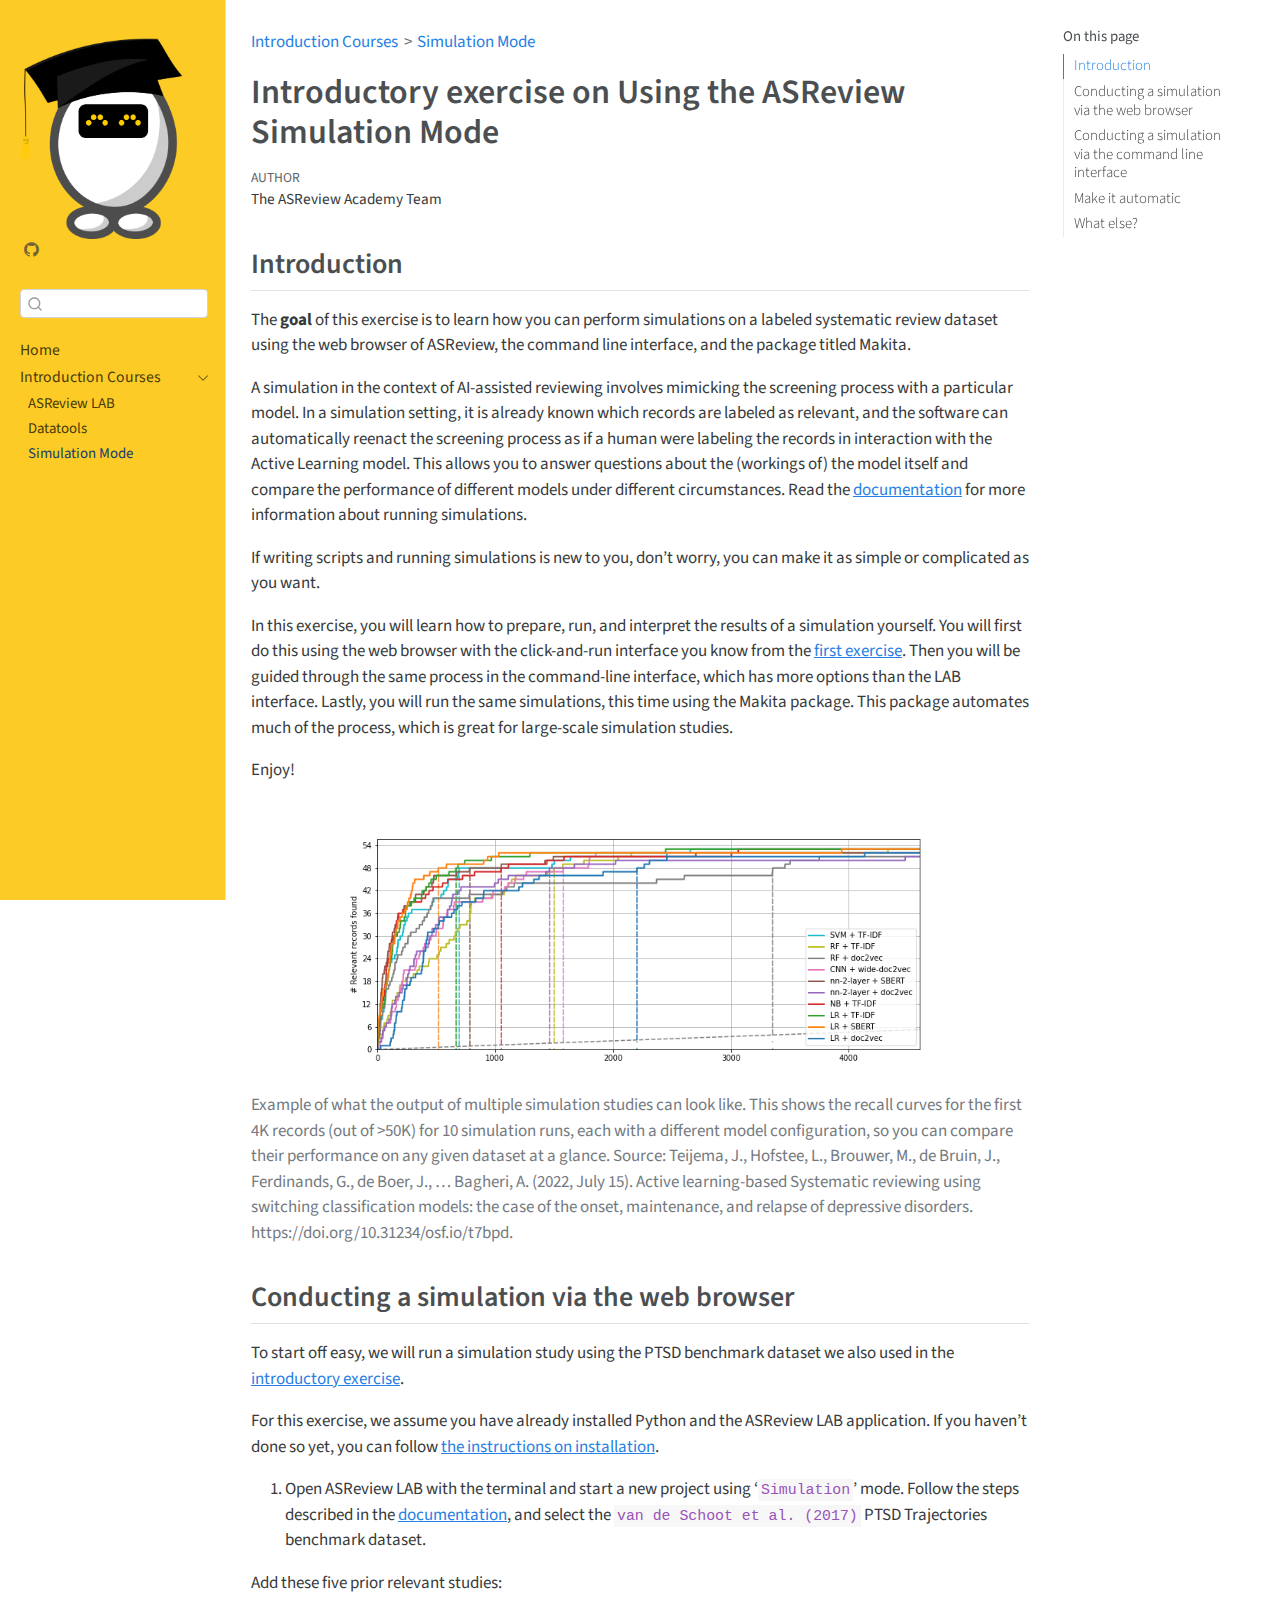
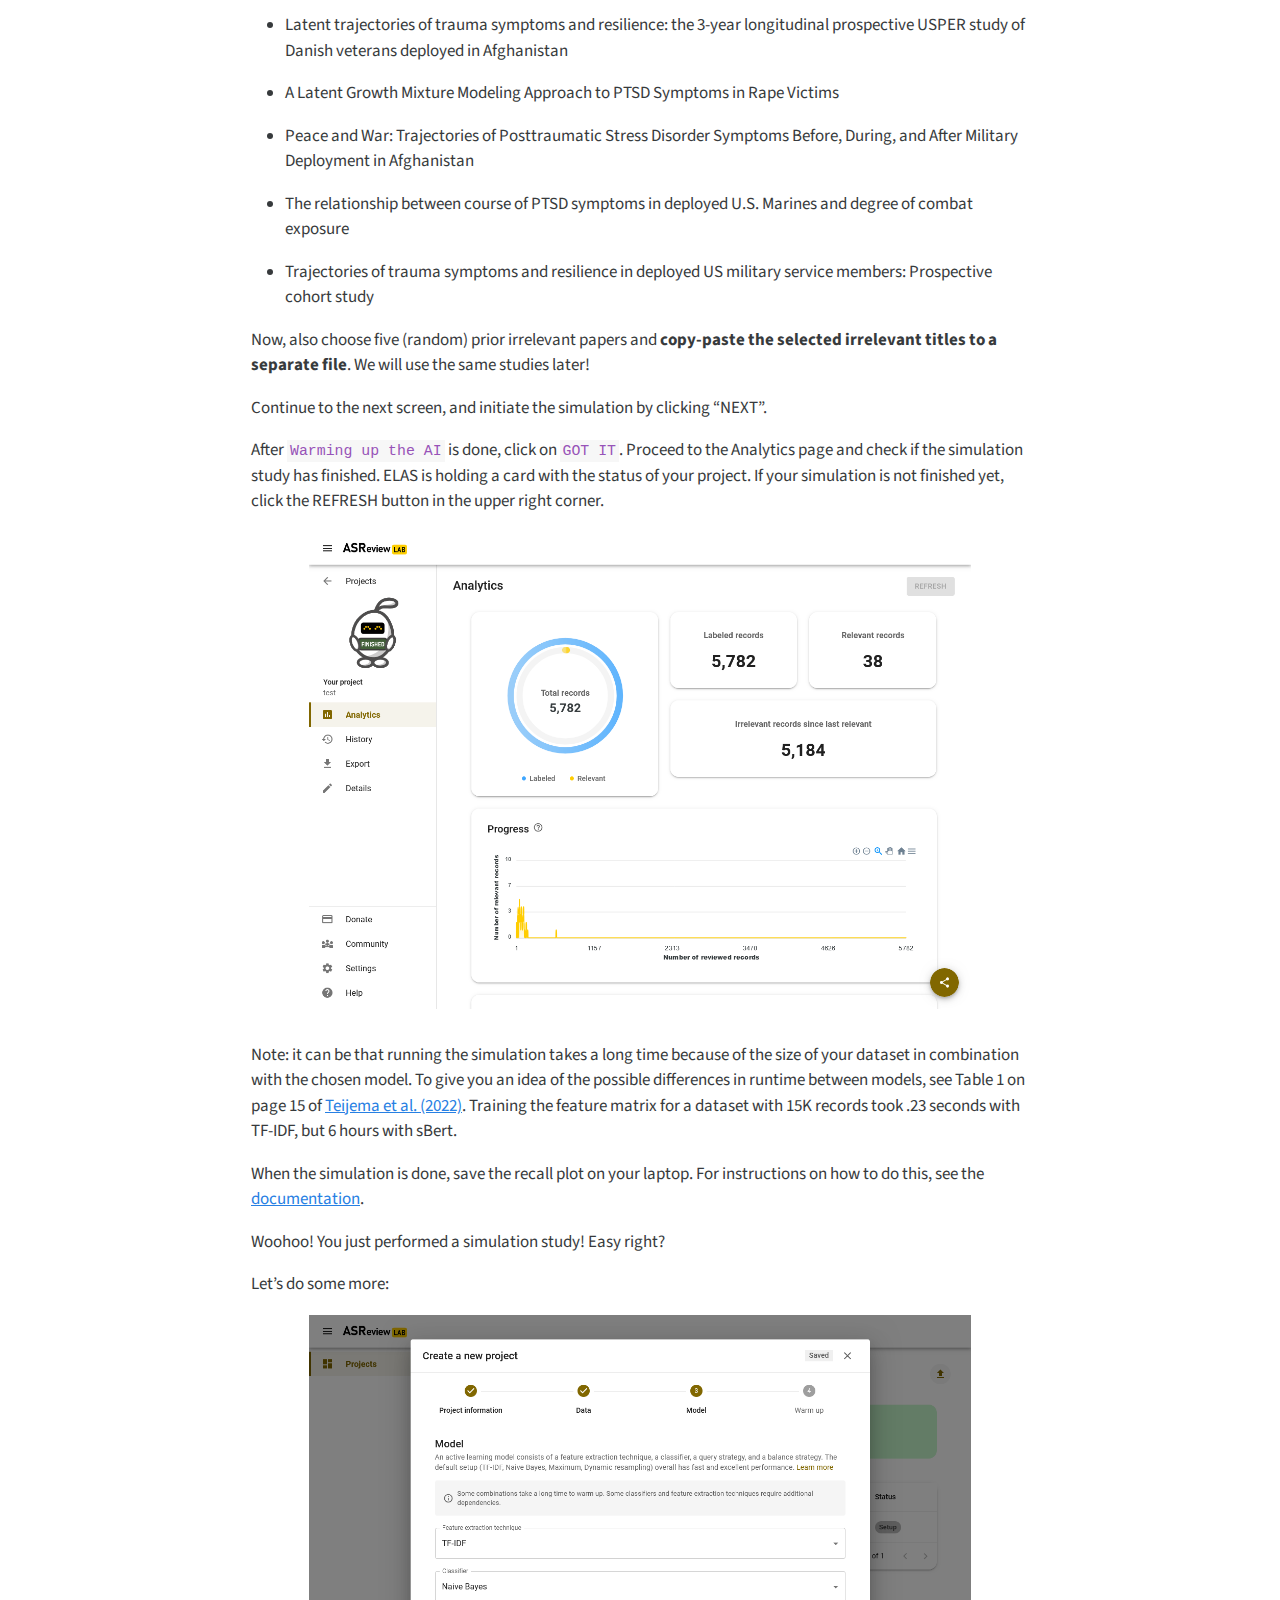
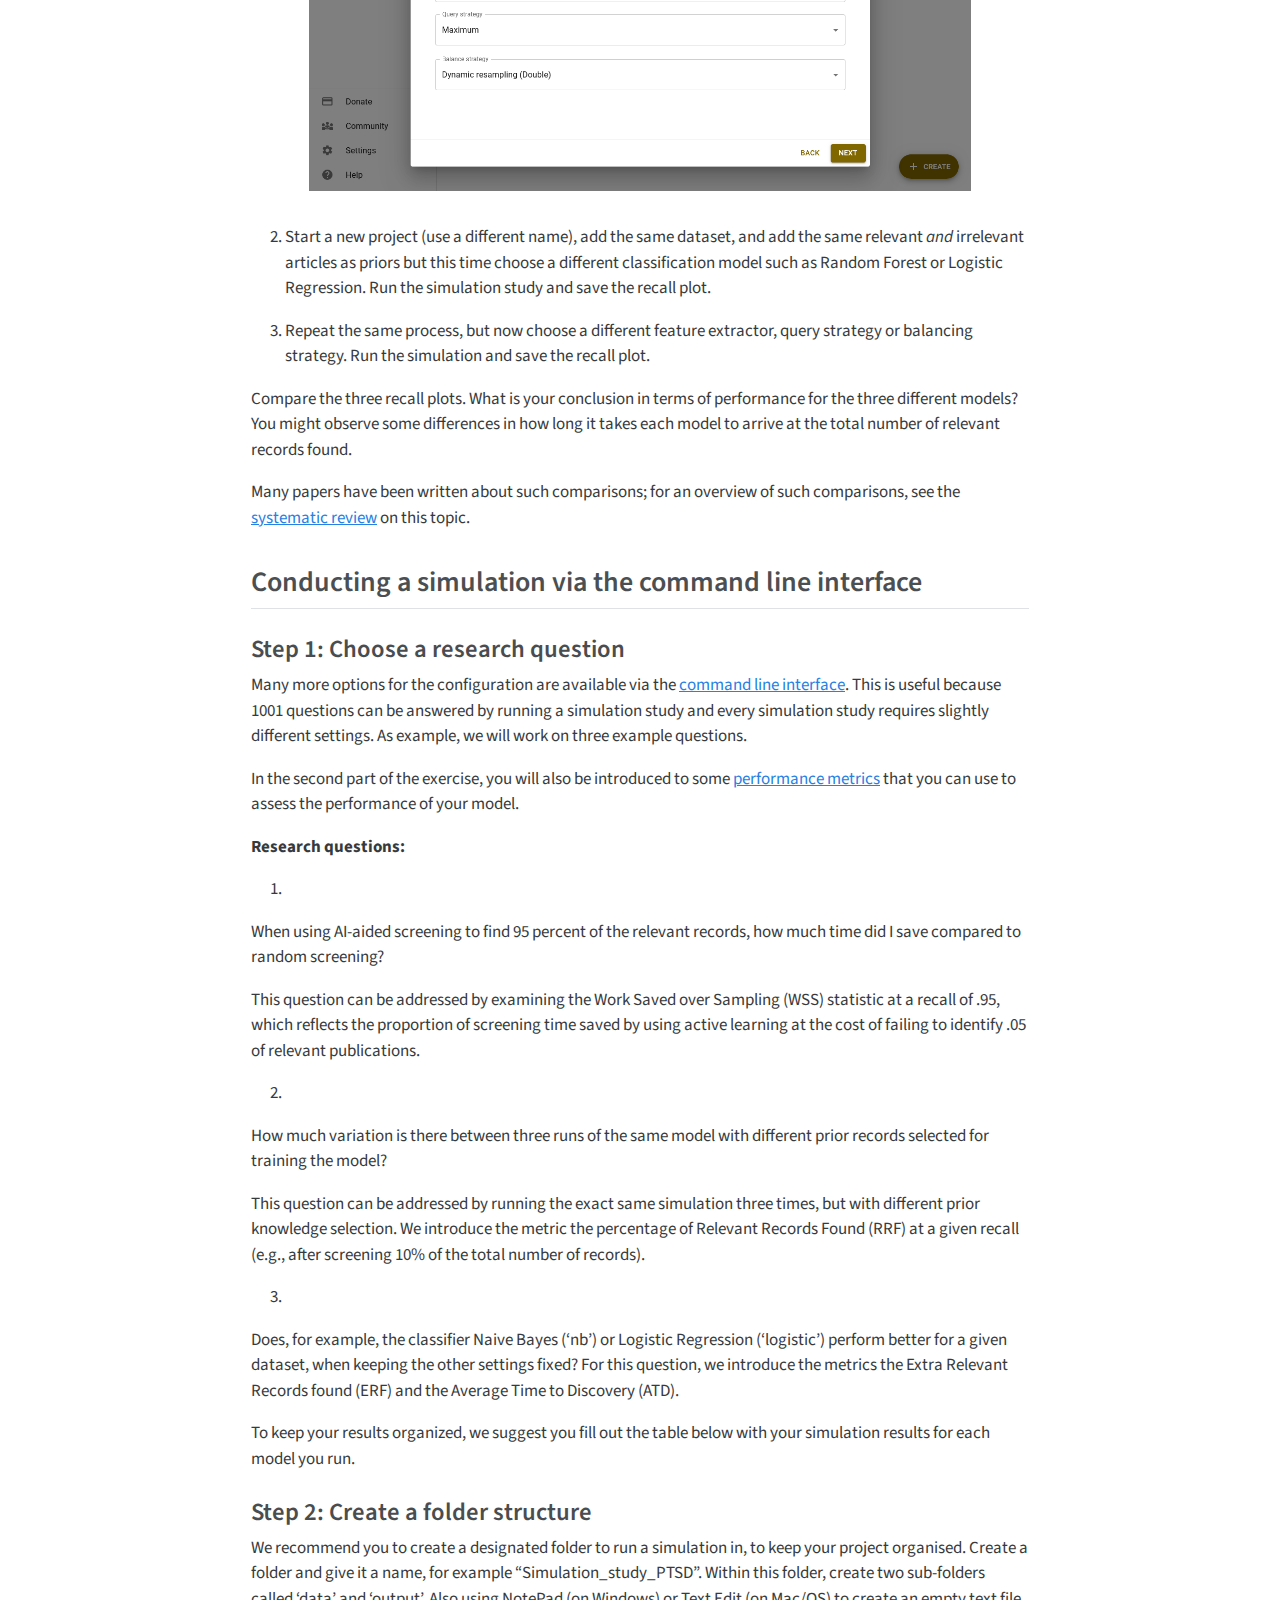
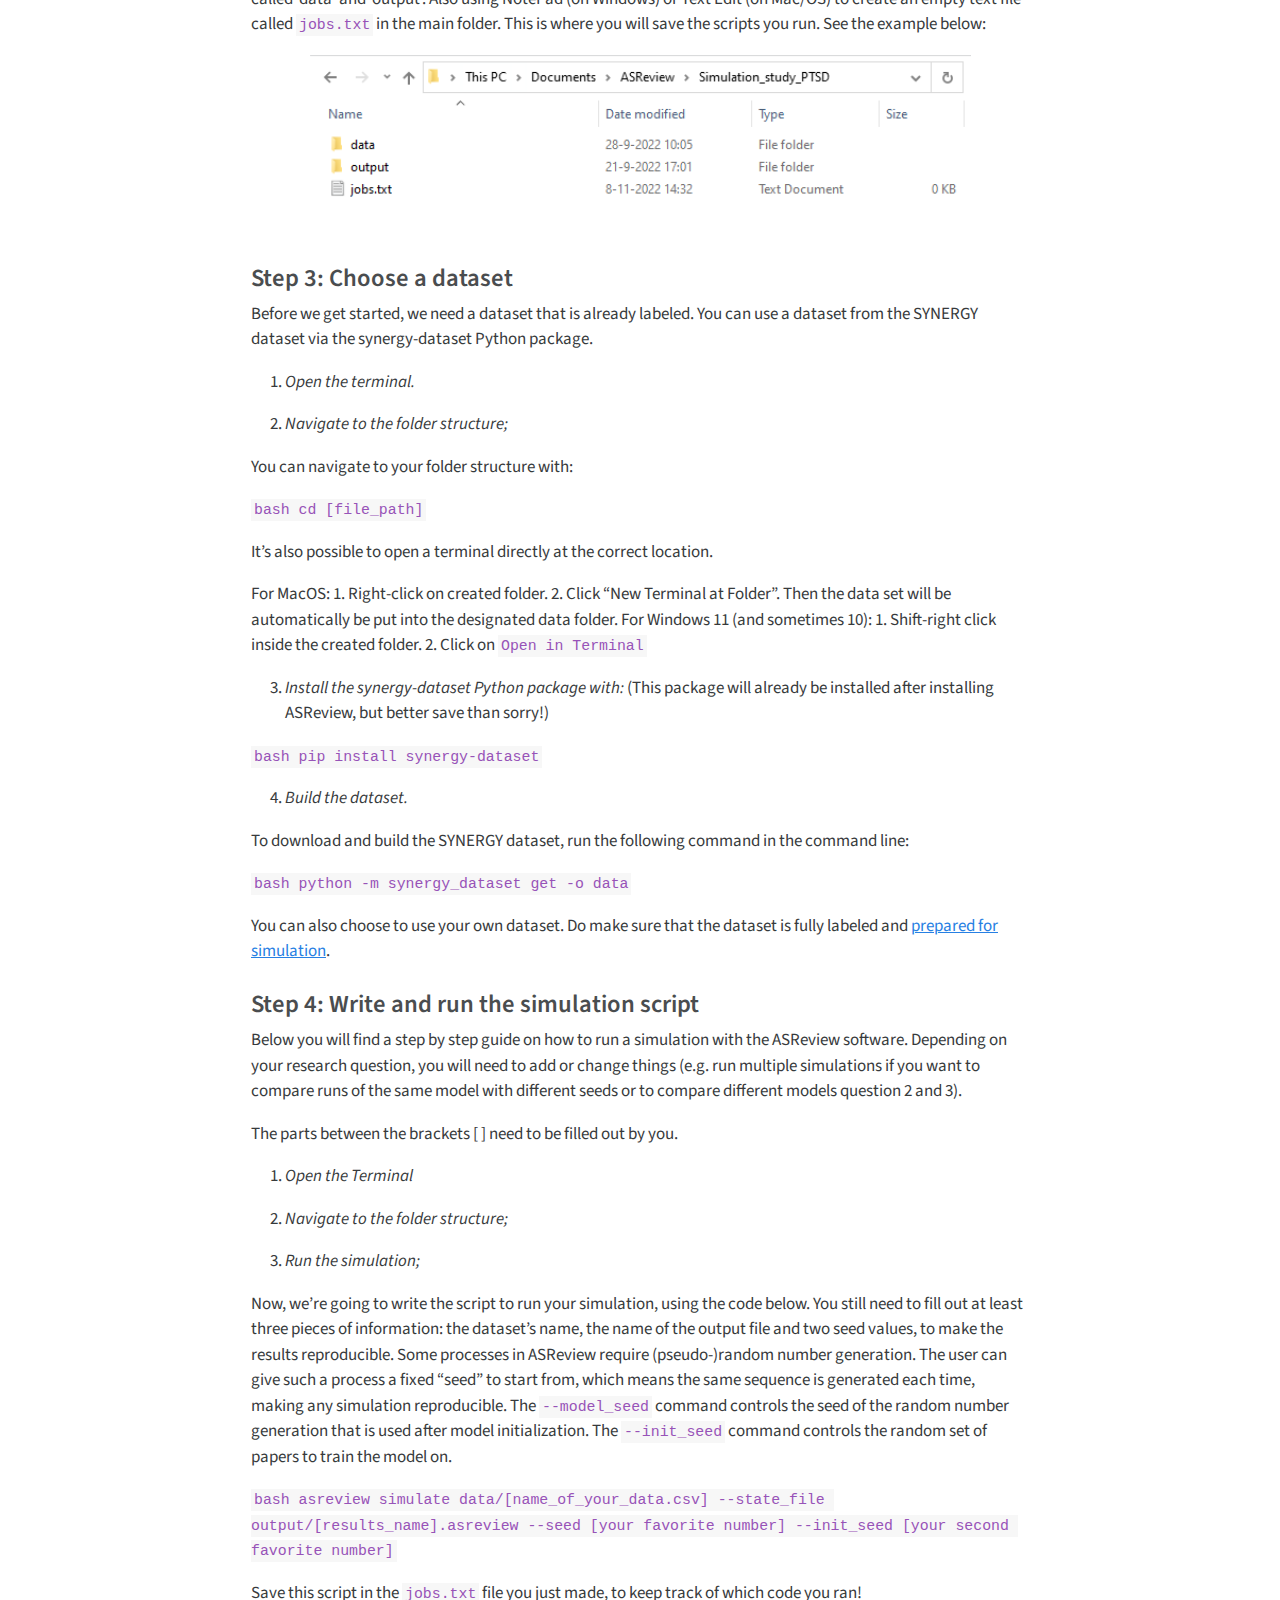
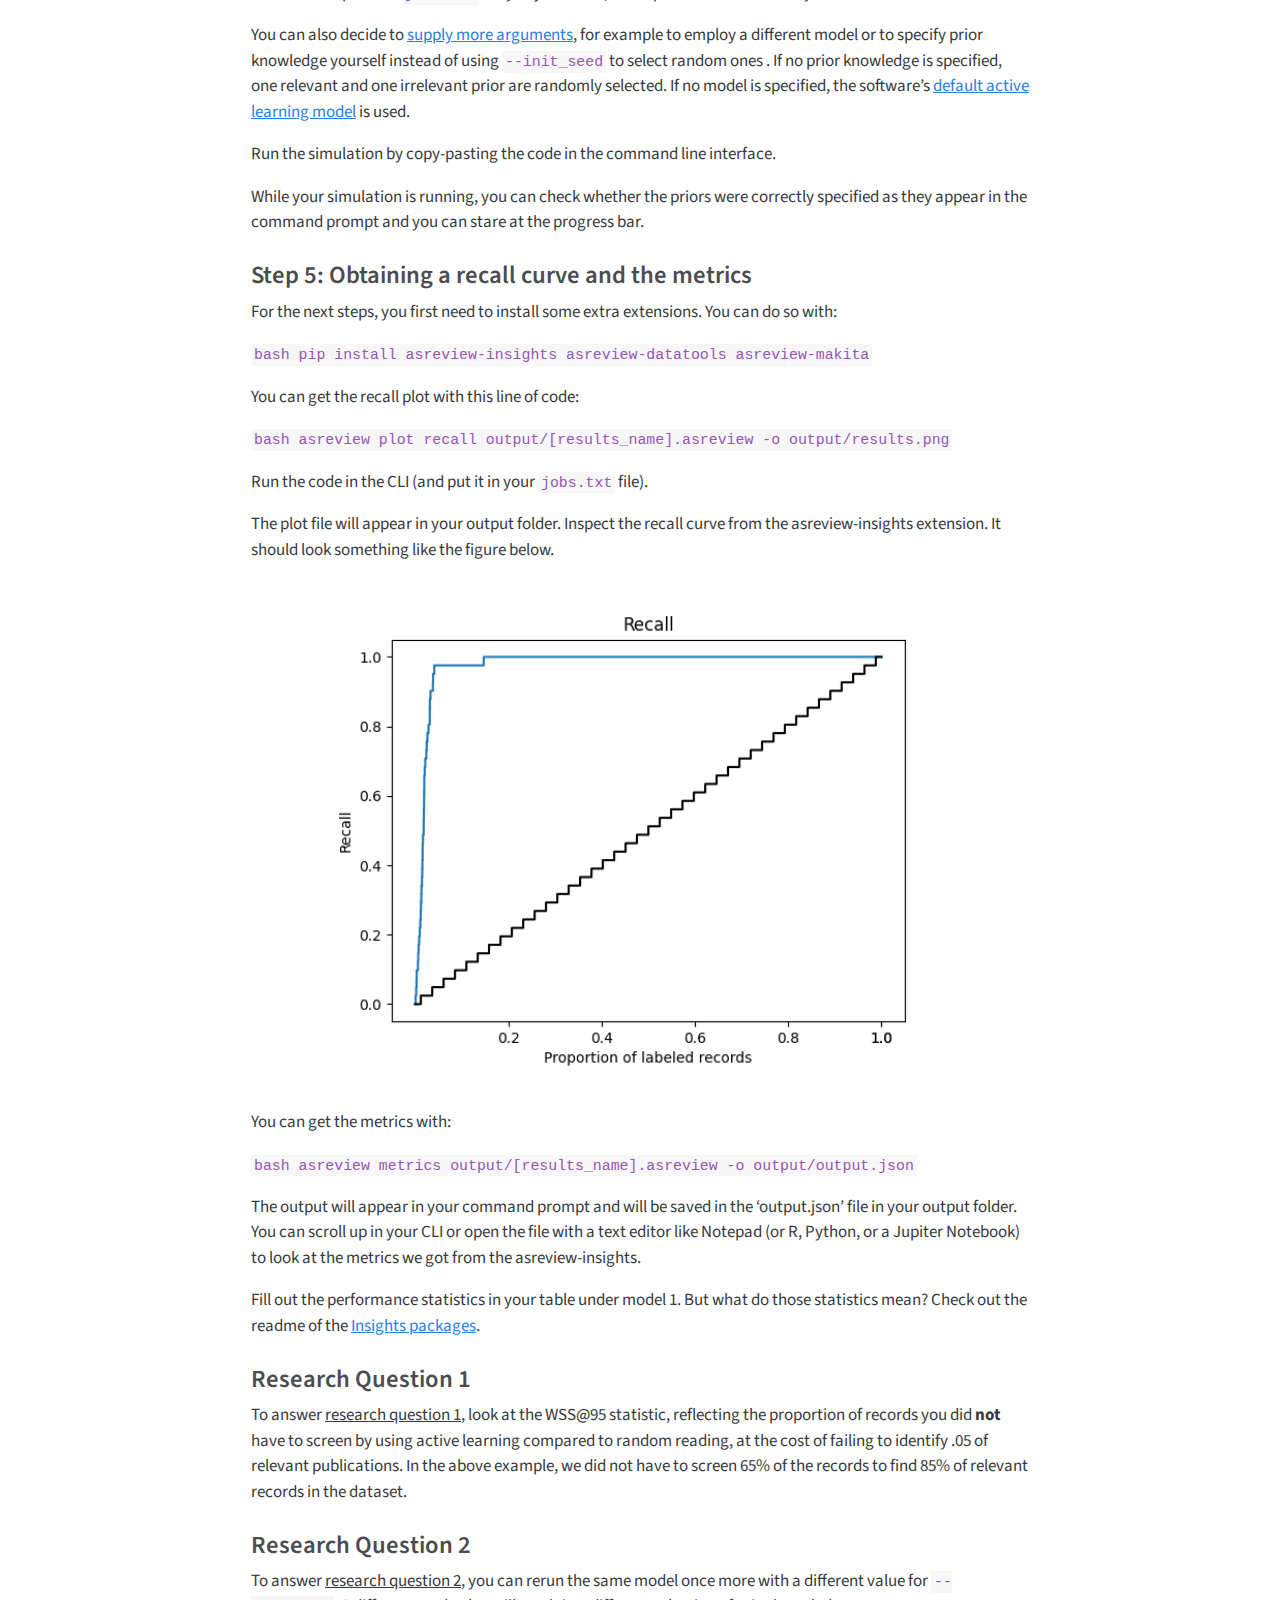
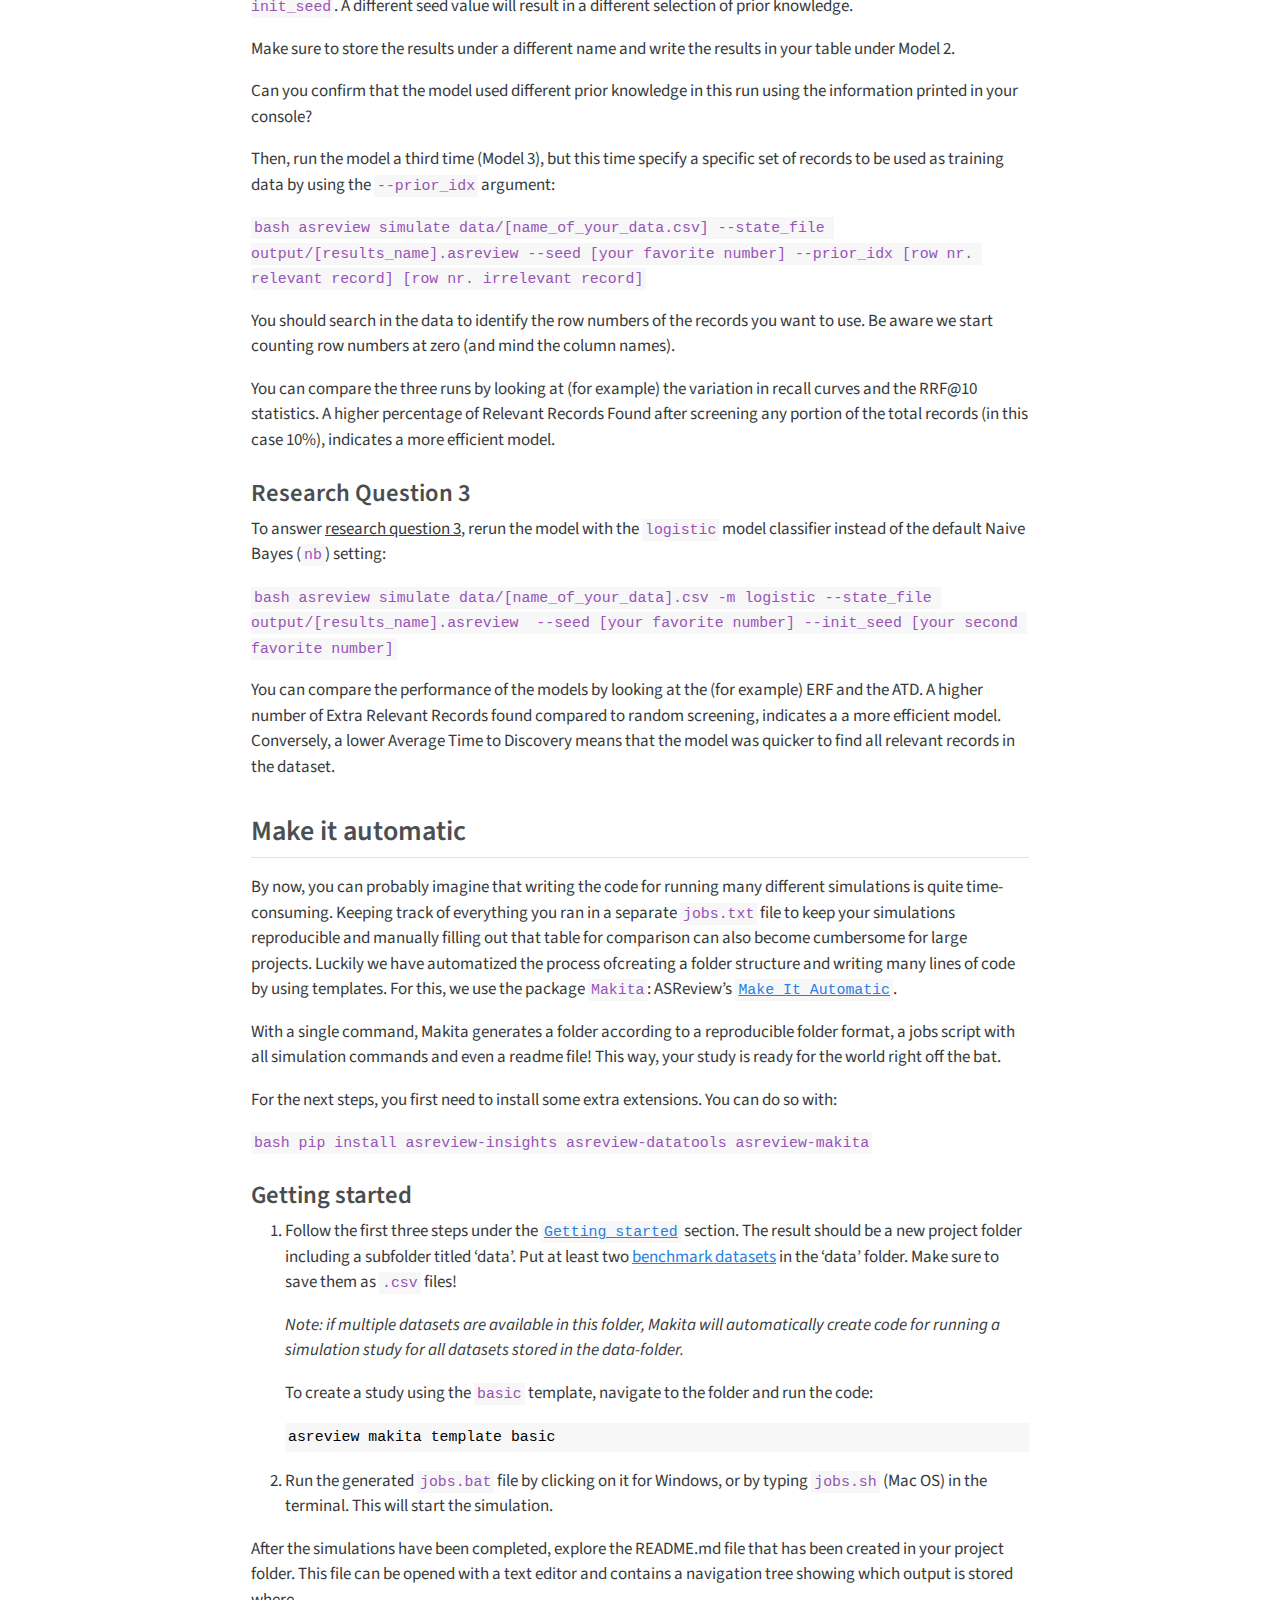
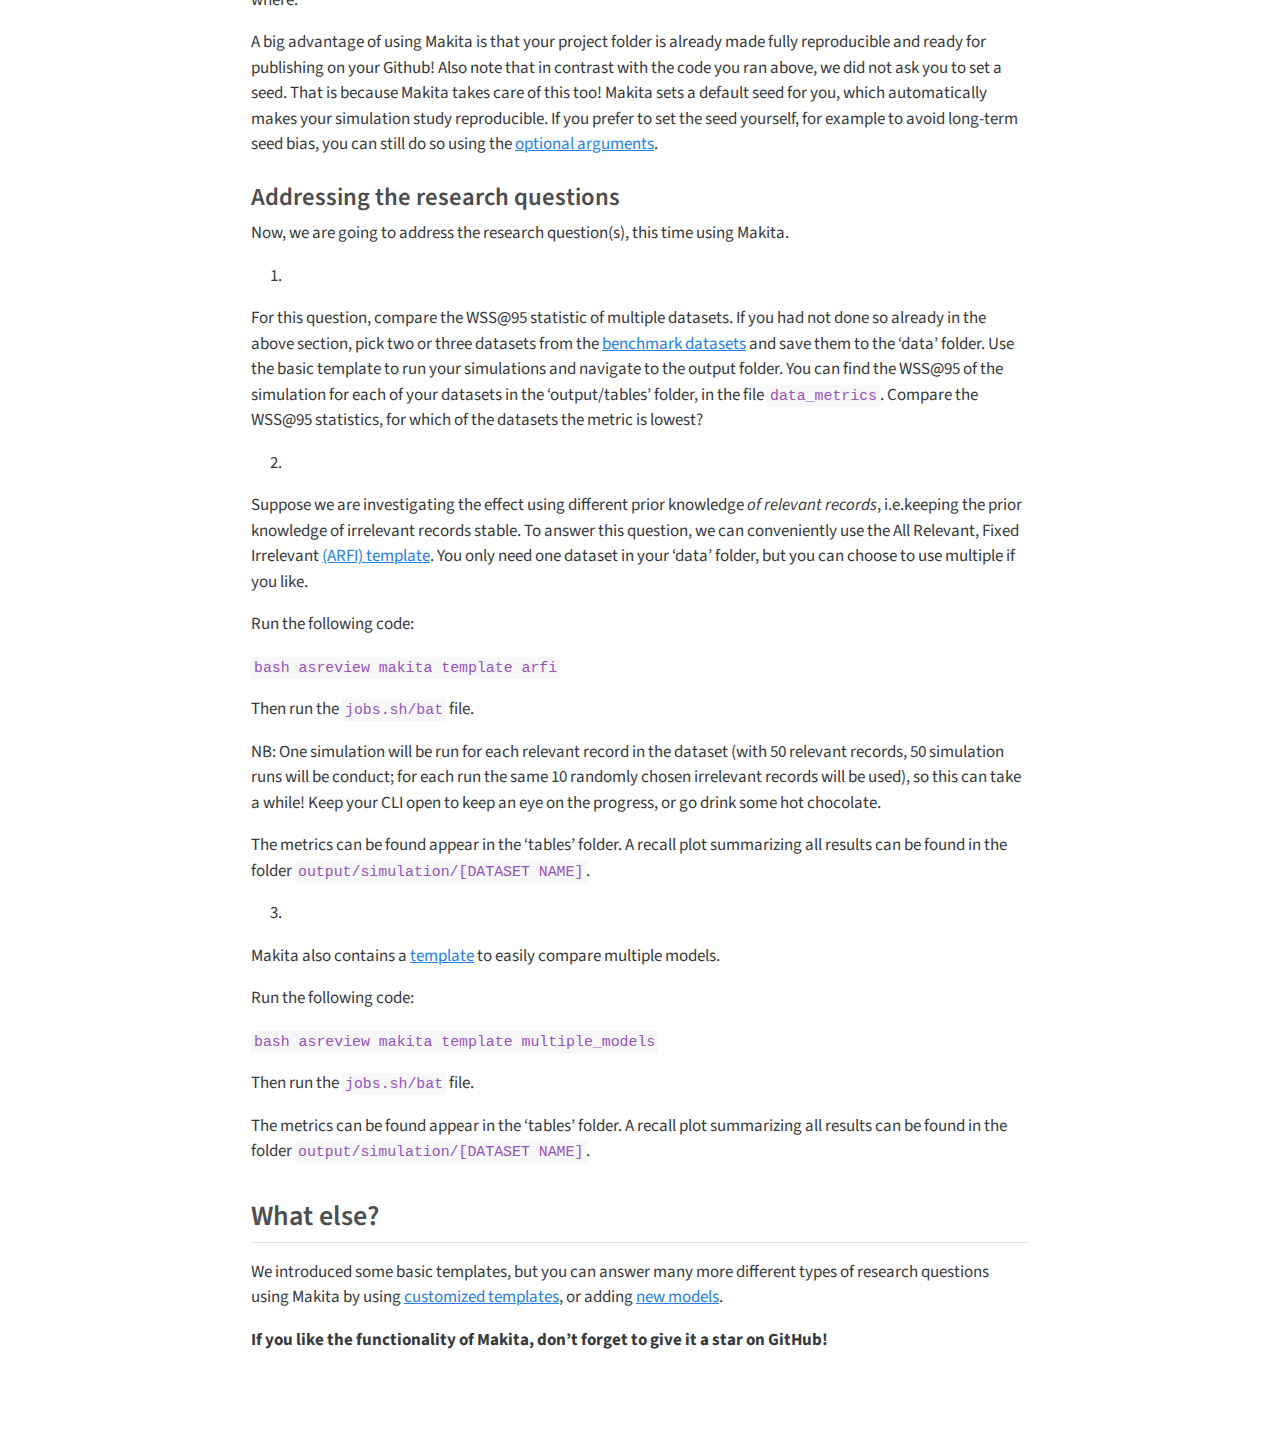
<file: docs/simulation.html>
<!DOCTYPE html>
<html xmlns="http://www.w3.org/1999/xhtml" lang="en" xml:lang="en"><head>

<meta charset="utf-8">
<meta name="generator" content="quarto-1.5.56">

<meta name="viewport" content="width=device-width, initial-scale=1.0, user-scalable=yes">

<meta name="author" content="The ASReview Academy Team">

<title>Introductory exercise on Using the ASReview Simulation Mode – Asreview Academy</title>
<style>
code{white-space: pre-wrap;}
span.smallcaps{font-variant: small-caps;}
div.columns{display: flex; gap: min(4vw, 1.5em);}
div.column{flex: auto; overflow-x: auto;}
div.hanging-indent{margin-left: 1.5em; text-indent: -1.5em;}
ul.task-list{list-style: none;}
ul.task-list li input[type="checkbox"] {
  width: 0.8em;
  margin: 0 0.8em 0.2em -1em; /* quarto-specific, see https://github.com/quarto-dev/quarto-cli/issues/4556 */ 
  vertical-align: middle;
}
</style>


<script src="site_libs/quarto-nav/quarto-nav.js"></script>
<script src="site_libs/clipboard/clipboard.min.js"></script>
<script src="site_libs/quarto-search/autocomplete.umd.js"></script>
<script src="site_libs/quarto-search/fuse.min.js"></script>
<script src="site_libs/quarto-search/quarto-search.js"></script>
<meta name="quarto:offset" content="./">
<link href="./images/ASReviewLAB/Elas_afstudeerhoedje.png" rel="icon" type="image/png">
<script src="site_libs/quarto-html/quarto.js"></script>
<script src="site_libs/quarto-html/popper.min.js"></script>
<script src="site_libs/quarto-html/tippy.umd.min.js"></script>
<script src="site_libs/quarto-html/anchor.min.js"></script>
<link href="site_libs/quarto-html/tippy.css" rel="stylesheet">
<link href="site_libs/quarto-html/quarto-syntax-highlighting.css" rel="stylesheet" id="quarto-text-highlighting-styles">
<script src="site_libs/bootstrap/bootstrap.min.js"></script>
<link href="site_libs/bootstrap/bootstrap-icons.css" rel="stylesheet">
<link href="site_libs/bootstrap/bootstrap.min.css" rel="stylesheet" id="quarto-bootstrap" data-mode="light">
<script id="quarto-search-options" type="application/json">{
  "location": "sidebar",
  "copy-button": false,
  "collapse-after": 3,
  "panel-placement": "start",
  "type": "textbox",
  "limit": 50,
  "keyboard-shortcut": [
    "f",
    "/",
    "s"
  ],
  "show-item-context": false,
  "language": {
    "search-no-results-text": "No results",
    "search-matching-documents-text": "matching documents",
    "search-copy-link-title": "Copy link to search",
    "search-hide-matches-text": "Hide additional matches",
    "search-more-match-text": "more match in this document",
    "search-more-matches-text": "more matches in this document",
    "search-clear-button-title": "Clear",
    "search-text-placeholder": "",
    "search-detached-cancel-button-title": "Cancel",
    "search-submit-button-title": "Submit",
    "search-label": "Search"
  }
}</script>


<link rel="stylesheet" href="styles.css">
</head>

<body class="nav-sidebar docked">

<div id="quarto-search-results"></div>
  <header id="quarto-header" class="headroom fixed-top">
  <nav class="quarto-secondary-nav">
    <div class="container-fluid d-flex">
      <button type="button" class="quarto-btn-toggle btn" data-bs-toggle="collapse" role="button" data-bs-target=".quarto-sidebar-collapse-item" aria-controls="quarto-sidebar" aria-expanded="false" aria-label="Toggle sidebar navigation" onclick="if (window.quartoToggleHeadroom) { window.quartoToggleHeadroom(); }">
        <i class="bi bi-layout-text-sidebar-reverse"></i>
      </button>
        <nav class="quarto-page-breadcrumbs" aria-label="breadcrumb"><ol class="breadcrumb"><li class="breadcrumb-item"><a href="./ASReviewLAB.html">Introduction Courses</a></li><li class="breadcrumb-item"><a href="./simulation.html">Simulation Mode</a></li></ol></nav>
        <a class="flex-grow-1" role="navigation" data-bs-toggle="collapse" data-bs-target=".quarto-sidebar-collapse-item" aria-controls="quarto-sidebar" aria-expanded="false" aria-label="Toggle sidebar navigation" onclick="if (window.quartoToggleHeadroom) { window.quartoToggleHeadroom(); }">      
        </a>
      <button type="button" class="btn quarto-search-button" aria-label="Search" onclick="window.quartoOpenSearch();">
        <i class="bi bi-search"></i>
      </button>
    </div>
  </nav>
</header>
<!-- content -->
<div id="quarto-content" class="quarto-container page-columns page-rows-contents page-layout-article">
<!-- sidebar -->
  <nav id="quarto-sidebar" class="sidebar collapse collapse-horizontal quarto-sidebar-collapse-item sidebar-navigation docked overflow-auto">
    <div class="pt-lg-2 mt-2 text-left sidebar-header">
      <a href="./index.html" class="sidebar-logo-link">
      <img src="./images/ASReviewLAB/Elas_afstudeerhoedje.png" alt="" class="sidebar-logo py-0 d-lg-inline d-none">
      </a>
      <div class="sidebar-tools-main">
    <a href="https://github.com/asreview/asreview-academy/" title="GitHub organization" class="quarto-navigation-tool px-1" aria-label="GitHub organization"><i class="bi bi-github"></i></a>
</div>
      </div>
        <div class="mt-2 flex-shrink-0 align-items-center">
        <div class="sidebar-search">
        <div id="quarto-search" class="" title="Search"></div>
        </div>
        </div>
    <div class="sidebar-menu-container"> 
    <ul class="list-unstyled mt-1">
        <li class="sidebar-item">
  <div class="sidebar-item-container"> 
  <a href="./index.html" class="sidebar-item-text sidebar-link">
 <span class="menu-text">Home</span></a>
  </div>
</li>
        <li class="sidebar-item sidebar-item-section">
      <div class="sidebar-item-container"> 
            <a class="sidebar-item-text sidebar-link text-start" data-bs-toggle="collapse" data-bs-target="#quarto-sidebar-section-1" role="navigation" aria-expanded="true">
 <span class="menu-text">Introduction Courses</span></a>
          <a class="sidebar-item-toggle text-start" data-bs-toggle="collapse" data-bs-target="#quarto-sidebar-section-1" role="navigation" aria-expanded="true" aria-label="Toggle section">
            <i class="bi bi-chevron-right ms-2"></i>
          </a> 
      </div>
      <ul id="quarto-sidebar-section-1" class="collapse list-unstyled sidebar-section depth1 show">  
          <li class="sidebar-item">
  <div class="sidebar-item-container"> 
  <a href="./ASReviewLAB.html" class="sidebar-item-text sidebar-link">
 <span class="menu-text">ASReview LAB</span></a>
  </div>
</li>
          <li class="sidebar-item">
  <div class="sidebar-item-container"> 
  <a href="./datatools.html" class="sidebar-item-text sidebar-link">
 <span class="menu-text">Datatools</span></a>
  </div>
</li>
          <li class="sidebar-item">
  <div class="sidebar-item-container"> 
  <a href="./simulation.html" class="sidebar-item-text sidebar-link active">
 <span class="menu-text">Simulation Mode</span></a>
  </div>
</li>
      </ul>
  </li>
    </ul>
    </div>
</nav>
<div id="quarto-sidebar-glass" class="quarto-sidebar-collapse-item" data-bs-toggle="collapse" data-bs-target=".quarto-sidebar-collapse-item"></div>
<!-- margin-sidebar -->
    <div id="quarto-margin-sidebar" class="sidebar margin-sidebar">
        <nav id="TOC" role="doc-toc" class="toc-active">
    <h2 id="toc-title">On this page</h2>
   
  <ul>
  <li><a href="#introduction" id="toc-introduction" class="nav-link active" data-scroll-target="#introduction">Introduction</a></li>
  <li><a href="#conducting-a-simulation-via-the-web-browser" id="toc-conducting-a-simulation-via-the-web-browser" class="nav-link" data-scroll-target="#conducting-a-simulation-via-the-web-browser">Conducting a simulation via the web browser</a></li>
  <li><a href="#conducting-a-simulation-via-the-command-line-interface" id="toc-conducting-a-simulation-via-the-command-line-interface" class="nav-link" data-scroll-target="#conducting-a-simulation-via-the-command-line-interface">Conducting a simulation via the command line interface</a>
  <ul class="collapse">
  <li><a href="#step-1-choose-a-research-question" id="toc-step-1-choose-a-research-question" class="nav-link" data-scroll-target="#step-1-choose-a-research-question">Step 1: Choose a research question</a></li>
  <li><a href="#step-2-create-a-folder-structure" id="toc-step-2-create-a-folder-structure" class="nav-link" data-scroll-target="#step-2-create-a-folder-structure">Step 2: Create a folder structure</a></li>
  <li><a href="#step-3-choose-a-dataset" id="toc-step-3-choose-a-dataset" class="nav-link" data-scroll-target="#step-3-choose-a-dataset">Step 3: Choose a dataset</a></li>
  <li><a href="#step-4-write-and-run-the-simulation-script" id="toc-step-4-write-and-run-the-simulation-script" class="nav-link" data-scroll-target="#step-4-write-and-run-the-simulation-script">Step 4: Write and run the simulation script</a></li>
  <li><a href="#step-5-obtaining-a-recall-curve-and-the-metrics" id="toc-step-5-obtaining-a-recall-curve-and-the-metrics" class="nav-link" data-scroll-target="#step-5-obtaining-a-recall-curve-and-the-metrics">Step 5: Obtaining a recall curve and the metrics</a></li>
  <li><a href="#research-question-1" id="toc-research-question-1" class="nav-link" data-scroll-target="#research-question-1">Research Question 1</a></li>
  <li><a href="#research-question-2" id="toc-research-question-2" class="nav-link" data-scroll-target="#research-question-2">Research Question 2</a></li>
  <li><a href="#research-question-3" id="toc-research-question-3" class="nav-link" data-scroll-target="#research-question-3">Research Question 3</a></li>
  </ul></li>
  <li><a href="#make-it-automatic" id="toc-make-it-automatic" class="nav-link" data-scroll-target="#make-it-automatic">Make it automatic</a>
  <ul class="collapse">
  <li><a href="#getting-started" id="toc-getting-started" class="nav-link" data-scroll-target="#getting-started">Getting started</a></li>
  <li><a href="#addressing-the-research-questions" id="toc-addressing-the-research-questions" class="nav-link" data-scroll-target="#addressing-the-research-questions">Addressing the research questions</a></li>
  </ul></li>
  <li><a href="#what-else" id="toc-what-else" class="nav-link" data-scroll-target="#what-else">What else?</a></li>
  </ul>
</nav>
    </div>
<!-- main -->
<main class="content" id="quarto-document-content">

<header id="title-block-header" class="quarto-title-block default"><nav class="quarto-page-breadcrumbs quarto-title-breadcrumbs d-none d-lg-block" aria-label="breadcrumb"><ol class="breadcrumb"><li class="breadcrumb-item"><a href="./ASReviewLAB.html">Introduction Courses</a></li><li class="breadcrumb-item"><a href="./simulation.html">Simulation Mode</a></li></ol></nav>
<div class="quarto-title">
<h1 class="title">Introductory exercise on Using the ASReview Simulation Mode</h1>
</div>



<div class="quarto-title-meta">

    <div>
    <div class="quarto-title-meta-heading">Author</div>
    <div class="quarto-title-meta-contents">
             <p>The ASReview Academy Team </p>
          </div>
  </div>
    
  
    
  </div>
  


</header>


<section id="introduction" class="level2">
<h2 class="anchored" data-anchor-id="introduction">Introduction</h2>
<p>The <strong>goal</strong> of this exercise is to learn how you can perform simulations on a labeled systematic review dataset using the web browser of ASReview, the command line interface, and the package titled Makita.</p>
<p>A simulation in the context of AI-assisted reviewing involves mimicking the screening process with a particular model. In a simulation setting, it is already known which records are labeled as relevant, and the software can automatically reenact the screening process as if a human were labeling the records in interaction with the Active Learning model. This allows you to answer questions about the (workings of) the model itself and compare the performance of different models under different circumstances. Read the <a href="https://asreview.readthedocs.io/en/latest/simulation_overview.html" target="_blank">documentation</a> for more information about running simulations.</p>
<p>If writing scripts and running simulations is new to you, don’t worry, you can make it as simple or complicated as you want.</p>
<p>In this exercise, you will learn how to prepare, run, and interpret the results of a simulation yourself. You will first do this using the web browser with the click-and-run interface you know from the <a href="./ASReviewLAB.html" target="_blank">first exercise</a>. Then you will be guided through the same process in the command-line interface, which has more options than the LAB interface. Lastly, you will run the same simulations, this time using the Makita package. This package automates much of the process, which is great for large-scale simulation studies.</p>
<p>Enjoy!</p>
<div class="quarto-figure quarto-figure-center">
<figure class="figure">
<p><img src="images/Simulation/RecallCurves.png" class="img-fluid figure-img" style="width:85.0%"></p>
<figcaption>Example of what the output of multiple simulation studies can look like. This shows the recall curves for the first 4K records (out of &gt;50K) for 10 simulation runs, each with a different model configuration, so you can compare their performance on any given dataset at a glance. Source: Teijema, J., Hofstee, L., Brouwer, M., de Bruin, J., Ferdinands, G., de Boer, J., … Bagheri, A. (2022, July 15). Active learning-based Systematic reviewing using switching classification models: the case of the onset, maintenance, and relapse of depressive disorders. https://doi.org/10.31234/osf.io/t7bpd.</figcaption>
</figure>
</div>
</section>
<section id="conducting-a-simulation-via-the-web-browser" class="level2">
<h2 class="anchored" data-anchor-id="conducting-a-simulation-via-the-web-browser">Conducting a simulation via the web browser</h2>
<p>To start off easy, we will run a simulation study using the PTSD benchmark dataset we also used in the <a href="./ASReviewLAB.html" target="_blank">introductory exercise</a>.</p>
<p>For this exercise, we assume you have already installed Python and the ASReview LAB application. If you haven’t done so yet, you can follow <a href="https://asreview.ai/download" target="_blank">the instructions on installation</a>.</p>
<ol type="1">
<li>Open ASReview LAB with the terminal and start a new project using ‘<code>Simulation</code>’ mode. Follow the steps described in the <a href="https://asreview.readthedocs.io/en/latest/simulation_webapp.html" target="_blank">documentation</a>, and select the <code>van de Schoot et al. (2017)</code> PTSD Trajectories benchmark dataset.</li>
</ol>
<p>Add these five prior relevant studies:</p>
<ul>
<li><p>Latent trajectories of trauma symptoms and resilience: the 3-year longitudinal prospective USPER study of Danish veterans deployed in Afghanistan</p></li>
<li><p>A Latent Growth Mixture Modeling Approach to PTSD Symptoms in Rape Victims</p></li>
<li><p>Peace and War: Trajectories of Posttraumatic Stress Disorder Symptoms Before, During, and After Military Deployment in Afghanistan</p></li>
<li><p>The relationship between course of PTSD symptoms in deployed U.S. Marines and degree of combat exposure</p></li>
<li><p>Trajectories of trauma symptoms and resilience in deployed US military service members: Prospective cohort study</p></li>
</ul>
<p>Now, also choose five (random) prior irrelevant papers and <strong>copy-paste the selected irrelevant titles to a separate file</strong>. We will use the same studies later!</p>
<p>Continue to the next screen, and initiate the simulation by clicking “NEXT”.</p>
<p>After <code>Warming up the AI</code> is done, click on <code>GOT IT</code>. Proceed to the Analytics page and check if the simulation study has finished. ELAS is holding a card with the status of your project. If your simulation is not finished yet, click the REFRESH button in the upper right corner.</p>
<div class="quarto-figure quarto-figure-center">
<figure class="figure">
<p><img src="images/Simulation/step_1.png" class="img-fluid quarto-figure quarto-figure-center figure-img" style="width:85.0%"></p>
</figure>
</div>
<p>Note: it can be that running the simulation takes a long time because of the size of your dataset in combination with the chosen model. To give you an idea of the possible differences in runtime between models, see Table 1 on page 15 of <a href="https://psyarxiv.com/t7bpd" target="_blank">Teijema et al.&nbsp;(2022)</a>. Training the feature matrix for a dataset with 15K records took .23 seconds with TF-IDF, but 6 hours with sBert.</p>
<p>When the simulation is done, save the recall plot on your laptop. For instructions on how to do this, see the <a href="https://asreview.readthedocs.io/en/latest/progress.html#summary-statistics" target="_blank">documentation</a>.</p>
<p>Woohoo! You just performed a simulation study! Easy right?</p>
<p>Let’s do some more:</p>
<div class="quarto-figure quarto-figure-center">
<figure class="figure">
<p><img src="images/ASReviewLAB/step_6.png" class="img-fluid quarto-figure quarto-figure-center figure-img" style="width:85.0%"></p>
</figure>
</div>
<ol start="2" type="1">
<li><p>Start a new project (use a different name), add the same dataset, and add the same relevant <em>and</em> irrelevant articles as priors but this time choose a different classification model such as Random Forest or Logistic Regression. Run the simulation study and save the recall plot.</p></li>
<li><p>Repeat the same process, but now choose a different feature extractor, query strategy or balancing strategy. Run the simulation and save the recall plot.</p></li>
</ol>
<p>Compare the three recall plots. What is your conclusion in terms of performance for the three different models? You might observe some differences in how long it takes each model to arrive at the total number of relevant records found.</p>
<p>Many papers have been written about such comparisons; for an overview of such comparisons, see the <a href="https://asreview.nl/blog/project/evaluating-the-performance-of-active-learning-within-systematic-reviews/" target="_blank">systematic review</a> on this topic.</p>
</section>
<section id="conducting-a-simulation-via-the-command-line-interface" class="level2">
<h2 class="anchored" data-anchor-id="conducting-a-simulation-via-the-command-line-interface">Conducting a simulation via the command line interface</h2>
<section id="step-1-choose-a-research-question" class="level3">
<h3 class="anchored" data-anchor-id="step-1-choose-a-research-question">Step 1: Choose a research question</h3>
<p>Many more options for the configuration are available via the <a href="https://asreview.readthedocs.io/en/latest/simulation_cli.html#simulation-options" target="_blank">command line interface</a>. This is useful because 1001 questions can be answered by running a simulation study and every simulation study requires slightly different settings. As example, we will work on three example questions.</p>
<p>In the second part of the exercise, you will also be introduced to some <a href="https://github.com/asreview/asreview-insights#performance-metrics" target="_blank">performance metrics</a> that you can use to assess the performance of your model.</p>
<p><strong>Research questions:</strong></p>
<ol type="1">
<li></li>
</ol>
<p>When using AI-aided screening to find 95 percent of the relevant records, how much time did I save compared to random screening?</p>
<p>This question can be addressed by examining the Work Saved over Sampling (WSS) statistic at a recall of .95, which reflects the proportion of screening time saved by using active learning at the cost of failing to identify .05 of relevant publications.</p>
<ol start="2" type="1">
<li></li>
</ol>
<p>How much variation is there between three runs of the same model with different prior records selected for training the model?</p>
<p>This question can be addressed by running the exact same simulation three times, but with different prior knowledge selection. We introduce the metric the percentage of Relevant Records Found (RRF) at a given recall (e.g., after screening 10% of the total number of records).</p>
<ol start="3" type="1">
<li></li>
</ol>
<p>Does, for example, the classifier Naive Bayes (‘nb’) or Logistic Regression (‘logistic’) perform better for a given dataset, when keeping the other settings fixed? For this question, we introduce the metrics the Extra Relevant Records found (ERF) and the Average Time to Discovery (ATD).</p>
<p>To keep your results organized, we suggest you fill out the table below with your simulation results for each model you run.</p>
</section>
<section id="step-2-create-a-folder-structure" class="level3">
<h3 class="anchored" data-anchor-id="step-2-create-a-folder-structure">Step 2: Create a folder structure</h3>
<p>We recommend you to create a designated folder to run a simulation in, to keep your project organised. Create a folder and give it a name, for example “Simulation_study_PTSD”. Within this folder, create two sub-folders called ‘data’ and ‘output’. Also using NotePad (on Windows) or Text Edit (on Mac/OS) to create an empty text file called <code>jobs.txt</code> in the main folder. This is where you will save the scripts you run. See the example below:</p>
<div class="quarto-figure quarto-figure-center">
<figure class="figure">
<p><img src="images/Simulation/Folderstructure.png" class="img-fluid quarto-figure quarto-figure-center figure-img" style="width:85.0%"></p>
</figure>
</div>
</section>
<section id="step-3-choose-a-dataset" class="level3">
<h3 class="anchored" data-anchor-id="step-3-choose-a-dataset">Step 3: Choose a dataset</h3>
<p>Before we get started, we need a dataset that is already labeled. You can use a dataset from the SYNERGY dataset via the synergy-dataset Python package.</p>
<ol type="1">
<li><p><em>Open the terminal.</em></p></li>
<li><p><em>Navigate to the folder structure;</em></p></li>
</ol>
<p>You can navigate to your folder structure with:</p>
<p><code>bash cd [file_path]</code></p>
<p>It’s also possible to open a terminal directly at the correct location.</p>
<p>For MacOS: 1. Right-click on created folder. 2. Click “New Terminal at Folder”. Then the data set will be automatically be put into the designated data folder. For Windows 11 (and sometimes 10): 1. Shift-right click inside the created folder. 2. Click on <code>Open in Terminal</code></p>
<ol start="3" type="1">
<li><em>Install the synergy-dataset Python package with:</em> (This package will already be installed after installing ASReview, but better save than sorry!)</li>
</ol>
<p><code>bash pip install synergy-dataset</code></p>
<ol start="4" type="1">
<li><em>Build the dataset.</em></li>
</ol>
<p>To download and build the SYNERGY dataset, run the following command in the command line:</p>
<p><code>bash python -m synergy_dataset get -o data</code></p>
<p>You can also choose to use your own dataset. Do make sure that the dataset is fully labeled and <a href="https://asreview.readthedocs.io/en/latest/data_labeled.html#fully-labeled-data" target="_blank">prepared for simulation</a>.</p>
</section>
<section id="step-4-write-and-run-the-simulation-script" class="level3">
<h3 class="anchored" data-anchor-id="step-4-write-and-run-the-simulation-script">Step 4: Write and run the simulation script</h3>
<p>Below you will find a step by step guide on how to run a simulation with the ASReview software. Depending on your research question, you will need to add or change things (e.g.&nbsp;run multiple simulations if you want to compare runs of the same model with different seeds or to compare different models question 2 and 3).</p>
<p>The parts between the brackets [ ] need to be filled out by you.</p>
<ol type="1">
<li><p><em>Open the Terminal</em></p></li>
<li><p><em>Navigate to the folder structure;</em></p></li>
<li><p><em>Run the simulation;</em></p></li>
</ol>
<p>Now, we’re going to write the script to run your simulation, using the code below. You still need to fill out at least three pieces of information: the dataset’s name, the name of the output file and two seed values, to make the results reproducible. Some processes in ASReview require (pseudo-)random number generation. The user can give such a process a fixed “seed” to start from, which means the same sequence is generated each time, making any simulation reproducible. The <code>--model_seed</code> command controls the seed of the random number generation that is used after model initialization. The <code>--init_seed</code> command controls the random set of papers to train the model on.</p>
<p><code>bash asreview simulate data/[name_of_your_data.csv] --state_file output/[results_name].asreview --seed [your favorite number] --init_seed [your second favorite number]</code></p>
<p>Save this script in the <code>jobs.txt</code> file you just made, to keep track of which code you ran!</p>
<p>You can also decide to <a href="https://asreview.readthedocs.io/en/latest/simulation_cli.html#simulation-via-command-line" target="_blank">supply more arguments</a>, for example to employ a different model or to specify prior knowledge yourself instead of using <code>--init_seed</code> to select random ones . If no prior knowledge is specified, one relevant and one irrelevant prior are randomly selected. If no model is specified, the software’s <a href="https://asreview.readthedocs.io/en/latest/simulation_cli.html#active-learning" target="_blank">default active learning model</a> is used.</p>
<p>Run the simulation by copy-pasting the code in the command line interface.</p>
<p>While your simulation is running, you can check whether the priors were correctly specified as they appear in the command prompt and you can stare at the progress bar.</p>
</section>
<section id="step-5-obtaining-a-recall-curve-and-the-metrics" class="level3">
<h3 class="anchored" data-anchor-id="step-5-obtaining-a-recall-curve-and-the-metrics">Step 5: Obtaining a recall curve and the metrics</h3>
<p>For the next steps, you first need to install some extra extensions. You can do so with:</p>
<p><code>bash pip install asreview-insights asreview-datatools asreview-makita</code></p>
<p>You can get the recall plot with this line of code:</p>
<p><code>bash asreview plot recall output/[results_name].asreview -o output/results.png</code></p>
<p>Run the code in the CLI (and put it in your <code>jobs.txt</code> file).</p>
<p>The plot file will appear in your output folder. Inspect the recall curve from the asreview-insights extension. It should look something like the figure below.</p>
<div class="quarto-figure quarto-figure-center">
<figure class="figure">
<p><img src="images/Simulation/Example_recall_curve.png" class="img-fluid quarto-figure quarto-figure-center figure-img" style="width:85.0%"></p>
</figure>
</div>
<p>You can get the metrics with:</p>
<p><code>bash asreview metrics output/[results_name].asreview -o output/output.json</code></p>
<p>The output will appear in your command prompt and will be saved in the ‘output.json’ file in your output folder. You can scroll up in your CLI or open the file with a text editor like Notepad (or R, Python, or a Jupiter Notebook) to look at the metrics we got from the asreview-insights.</p>
<p>Fill out the performance statistics in your table under model 1. But what do those statistics mean? Check out the readme of the <a href="https://github.com/asreview/asreview-insights#performance-metrics" target="_blank">Insights packages</a>.</p>
</section>
<section id="research-question-1" class="level3">
<h3 class="anchored" data-anchor-id="research-question-1">Research Question 1</h3>
<p>To answer <u>research question 1</u>, look at the WSS@95 statistic, reflecting the proportion of records you did <strong>not</strong> have to screen by using active learning compared to random reading, at the cost of failing to identify .05 of relevant publications. In the above example, we did not have to screen 65% of the records to find 85% of relevant records in the dataset.</p>
</section>
<section id="research-question-2" class="level3">
<h3 class="anchored" data-anchor-id="research-question-2">Research Question 2</h3>
<p>To answer <u>research question 2</u>, you can rerun the same model once more with a different value for <code>--init_seed</code>. A different seed value will result in a different selection of prior knowledge.</p>
<p>Make sure to store the results under a different name and write the results in your table under Model 2.</p>
<p>Can you confirm that the model used different prior knowledge in this run using the information printed in your console?</p>
<p>Then, run the model a third time (Model 3), but this time specify a specific set of records to be used as training data by using the <code>--prior_idx</code> argument:</p>
<p><code>bash asreview simulate data/[name_of_your_data.csv] --state_file output/[results_name].asreview --seed [your favorite number] --prior_idx [row nr. relevant record] [row nr. irrelevant record]</code></p>
<p>You should search in the data to identify the row numbers of the records you want to use. Be aware we start counting row numbers at zero (and mind the column names).</p>
<p>You can compare the three runs by looking at (for example) the variation in recall curves and the RRF@10 statistics. A higher percentage of Relevant Records Found after screening any portion of the total records (in this case 10%), indicates a more efficient model.</p>
</section>
<section id="research-question-3" class="level3">
<h3 class="anchored" data-anchor-id="research-question-3">Research Question 3</h3>
<p>To answer <u>research question 3</u>, rerun the model with the <code>logistic</code> model classifier instead of the default Naive Bayes (<code>nb</code>) setting:</p>
<p><code>bash asreview simulate data/[name_of_your_data].csv -m logistic --state_file output/[results_name].asreview  --seed [your favorite number] --init_seed [your second favorite number]</code></p>
<p>You can compare the performance of the models by looking at the (for example) ERF and the ATD. A higher number of Extra Relevant Records found compared to random screening, indicates a a more efficient model. Conversely, a lower Average Time to Discovery means that the model was quicker to find all relevant records in the dataset.</p>
</section>
</section>
<section id="make-it-automatic" class="level2">
<h2 class="anchored" data-anchor-id="make-it-automatic">Make it automatic</h2>
<p>By now, you can probably imagine that writing the code for running many different simulations is quite time-consuming. Keeping track of everything you ran in a separate <code>jobs.txt</code> file to keep your simulations reproducible and manually filling out that table for comparison can also become cumbersome for large projects. Luckily we have automatized the process ofcreating a folder structure and writing many lines of code by using templates. For this, we use the package <code>Makita</code>: ASReview’s <a href="https://github.com/asreview/asreview-makita" target="_blank"><code>Make It Automatic</code></a>.</p>
<p>With a single command, Makita generates a folder according to a reproducible folder format, a jobs script with all simulation commands and even a readme file! This way, your study is ready for the world right off the bat.</p>
<p>For the next steps, you first need to install some extra extensions. You can do so with:</p>
<p><code>bash pip install asreview-insights asreview-datatools asreview-makita</code></p>
<section id="getting-started" class="level3">
<h3 class="anchored" data-anchor-id="getting-started">Getting started</h3>
<ol type="1">
<li><p>Follow the first three steps under the <a href="https://github.com/asreview/asreview-makita#getting-started" target="_blank"><code>Getting started</code></a> section. The result should be a new project folder including a subfolder titled ‘data’. Put at least two <a href="https://github.com/asreview/systematic-review-datasets#datasets" target="_blank">benchmark datasets</a> in the ‘data’ folder. Make sure to save them as <code>.csv</code> files!</p>
<p><em>Note: if multiple datasets are available in this folder, Makita will automatically create code for running a simulation study for all datasets stored in the data-folder.</em></p>
<p>To create a study using the <code>basic</code> template, navigate to the folder and run the code:</p>
<pre><code>asreview makita template basic</code></pre></li>
<li><p>Run the generated <code>jobs.bat</code> file by clicking on it for Windows, or by typing <code>jobs.sh</code> (Mac OS) in the terminal. This will start the simulation.</p></li>
</ol>
<p>After the simulations have been completed, explore the README.md file that has been created in your project folder. This file can be opened with a text editor and contains a navigation tree showing which output is stored where.</p>
<p>A big advantage of using Makita is that your project folder is already made fully reproducible and ready for publishing on your Github! Also note that in contrast with the code you ran above, we did not ask you to set a seed. That is because Makita takes care of this too! Makita sets a default seed for you, which automatically makes your simulation study reproducible. If you prefer to set the seed yourself, for example to avoid long-term seed bias, you can still do so using the <a href="https://github.com/asreview/asreview-makita#templates" target="_blank">optional arguments</a>.</p>
</section>
<section id="addressing-the-research-questions" class="level3">
<h3 class="anchored" data-anchor-id="addressing-the-research-questions">Addressing the research questions</h3>
<p>Now, we are going to address the research question(s), this time using Makita.</p>
<ol type="1">
<li></li>
</ol>
<p>For this question, compare the WSS@95 statistic of multiple datasets. If you had not done so already in the above section, pick two or three datasets from the <a href="https://github.com/asreview/systematic-review-datasets#datasets" target="_blank">benchmark datasets</a> and save them to the ‘data’ folder. Use the basic template to run your simulations and navigate to the output folder. You can find the WSS@95 of the simulation for each of your datasets in the ‘output/tables’ folder, in the file <code>data_metrics</code>. Compare the WSS@95 statistics, for which of the datasets the metric is lowest?</p>
<ol start="2" type="1">
<li></li>
</ol>
<p>Suppose we are investigating the effect using different prior knowledge <em>of relevant records</em>, i.e.keeping the prior knowledge of irrelevant records stable. To answer this question, we can conveniently use the All Relevant, Fixed Irrelevant <a href="https://github.com/asreview/asreview-makita#arfi-template" target="_blank">(ARFI) template</a>. You only need one dataset in your ‘data’ folder, but you can choose to use multiple if you like.</p>
<p>Run the following code:</p>
<p><code>bash asreview makita template arfi</code></p>
<p>Then run the <code>jobs.sh/bat</code> file.</p>
<p>NB: One simulation will be run for each relevant record in the dataset (with 50 relevant records, 50 simulation runs will be conduct; for each run the same 10 randomly chosen irrelevant records will be used), so this can take a while! Keep your CLI open to keep an eye on the progress, or go drink some hot chocolate.</p>
<p>The metrics can be found appear in the ‘tables’ folder. A recall plot summarizing all results can be found in the folder <code>output/simulation/[DATASET NAME]</code>.</p>
<ol start="3" type="1">
<li></li>
</ol>
<p>Makita also contains a <a href="https://github.com/asreview/asreview-makita#multiple-models-template" target="_blank">template</a> to easily compare multiple models.</p>
<p>Run the following code:</p>
<p><code>bash asreview makita template multiple_models</code></p>
<p>Then run the <code>jobs.sh/bat</code> file.</p>
<p>The metrics can be found appear in the ‘tables’ folder. A recall plot summarizing all results can be found in the folder <code>output/simulation/[DATASET NAME]</code>.</p>
</section>
</section>
<section id="what-else" class="level2">
<h2 class="anchored" data-anchor-id="what-else">What else?</h2>
<p>We introduced some basic templates, but you can answer many more different types of research questions using Makita by using <a href="https://github.com/asreview/asreview-makita#advanced-usage" target="_blank">customized templates</a>, or adding <a href="https://github.com/asreview/template-extension-new-model" target="_blank">new models</a>.</p>
<p><strong>If you like the functionality of Makita, don’t forget to give it a star on GitHub!</strong></p>


</section>

</main> <!-- /main -->
<script id="quarto-html-after-body" type="application/javascript">
window.document.addEventListener("DOMContentLoaded", function (event) {
  const toggleBodyColorMode = (bsSheetEl) => {
    const mode = bsSheetEl.getAttribute("data-mode");
    const bodyEl = window.document.querySelector("body");
    if (mode === "dark") {
      bodyEl.classList.add("quarto-dark");
      bodyEl.classList.remove("quarto-light");
    } else {
      bodyEl.classList.add("quarto-light");
      bodyEl.classList.remove("quarto-dark");
    }
  }
  const toggleBodyColorPrimary = () => {
    const bsSheetEl = window.document.querySelector("link#quarto-bootstrap");
    if (bsSheetEl) {
      toggleBodyColorMode(bsSheetEl);
    }
  }
  toggleBodyColorPrimary();  
  const icon = "";
  const anchorJS = new window.AnchorJS();
  anchorJS.options = {
    placement: 'right',
    icon: icon
  };
  anchorJS.add('.anchored');
  const isCodeAnnotation = (el) => {
    for (const clz of el.classList) {
      if (clz.startsWith('code-annotation-')) {                     
        return true;
      }
    }
    return false;
  }
  const onCopySuccess = function(e) {
    // button target
    const button = e.trigger;
    // don't keep focus
    button.blur();
    // flash "checked"
    button.classList.add('code-copy-button-checked');
    var currentTitle = button.getAttribute("title");
    button.setAttribute("title", "Copied!");
    let tooltip;
    if (window.bootstrap) {
      button.setAttribute("data-bs-toggle", "tooltip");
      button.setAttribute("data-bs-placement", "left");
      button.setAttribute("data-bs-title", "Copied!");
      tooltip = new bootstrap.Tooltip(button, 
        { trigger: "manual", 
          customClass: "code-copy-button-tooltip",
          offset: [0, -8]});
      tooltip.show();    
    }
    setTimeout(function() {
      if (tooltip) {
        tooltip.hide();
        button.removeAttribute("data-bs-title");
        button.removeAttribute("data-bs-toggle");
        button.removeAttribute("data-bs-placement");
      }
      button.setAttribute("title", currentTitle);
      button.classList.remove('code-copy-button-checked');
    }, 1000);
    // clear code selection
    e.clearSelection();
  }
  const getTextToCopy = function(trigger) {
      const codeEl = trigger.previousElementSibling.cloneNode(true);
      for (const childEl of codeEl.children) {
        if (isCodeAnnotation(childEl)) {
          childEl.remove();
        }
      }
      return codeEl.innerText;
  }
  const clipboard = new window.ClipboardJS('.code-copy-button:not([data-in-quarto-modal])', {
    text: getTextToCopy
  });
  clipboard.on('success', onCopySuccess);
  if (window.document.getElementById('quarto-embedded-source-code-modal')) {
    // For code content inside modals, clipBoardJS needs to be initialized with a container option
    // TODO: Check when it could be a function (https://github.com/zenorocha/clipboard.js/issues/860)
    const clipboardModal = new window.ClipboardJS('.code-copy-button[data-in-quarto-modal]', {
      text: getTextToCopy,
      container: window.document.getElementById('quarto-embedded-source-code-modal')
    });
    clipboardModal.on('success', onCopySuccess);
  }
    var localhostRegex = new RegExp(/^(?:http|https):\/\/localhost\:?[0-9]*\//);
    var mailtoRegex = new RegExp(/^mailto:/);
      var filterRegex = new RegExp('/' + window.location.host + '/');
    var isInternal = (href) => {
        return filterRegex.test(href) || localhostRegex.test(href) || mailtoRegex.test(href);
    }
    // Inspect non-navigation links and adorn them if external
 	var links = window.document.querySelectorAll('a[href]:not(.nav-link):not(.navbar-brand):not(.toc-action):not(.sidebar-link):not(.sidebar-item-toggle):not(.pagination-link):not(.no-external):not([aria-hidden]):not(.dropdown-item):not(.quarto-navigation-tool):not(.about-link)');
    for (var i=0; i<links.length; i++) {
      const link = links[i];
      if (!isInternal(link.href)) {
        // undo the damage that might have been done by quarto-nav.js in the case of
        // links that we want to consider external
        if (link.dataset.originalHref !== undefined) {
          link.href = link.dataset.originalHref;
        }
      }
    }
  function tippyHover(el, contentFn, onTriggerFn, onUntriggerFn) {
    const config = {
      allowHTML: true,
      maxWidth: 500,
      delay: 100,
      arrow: false,
      appendTo: function(el) {
          return el.parentElement;
      },
      interactive: true,
      interactiveBorder: 10,
      theme: 'quarto',
      placement: 'bottom-start',
    };
    if (contentFn) {
      config.content = contentFn;
    }
    if (onTriggerFn) {
      config.onTrigger = onTriggerFn;
    }
    if (onUntriggerFn) {
      config.onUntrigger = onUntriggerFn;
    }
    window.tippy(el, config); 
  }
  const noterefs = window.document.querySelectorAll('a[role="doc-noteref"]');
  for (var i=0; i<noterefs.length; i++) {
    const ref = noterefs[i];
    tippyHover(ref, function() {
      // use id or data attribute instead here
      let href = ref.getAttribute('data-footnote-href') || ref.getAttribute('href');
      try { href = new URL(href).hash; } catch {}
      const id = href.replace(/^#\/?/, "");
      const note = window.document.getElementById(id);
      if (note) {
        return note.innerHTML;
      } else {
        return "";
      }
    });
  }
  const xrefs = window.document.querySelectorAll('a.quarto-xref');
  const processXRef = (id, note) => {
    // Strip column container classes
    const stripColumnClz = (el) => {
      el.classList.remove("page-full", "page-columns");
      if (el.children) {
        for (const child of el.children) {
          stripColumnClz(child);
        }
      }
    }
    stripColumnClz(note)
    if (id === null || id.startsWith('sec-')) {
      // Special case sections, only their first couple elements
      const container = document.createElement("div");
      if (note.children && note.children.length > 2) {
        container.appendChild(note.children[0].cloneNode(true));
        for (let i = 1; i < note.children.length; i++) {
          const child = note.children[i];
          if (child.tagName === "P" && child.innerText === "") {
            continue;
          } else {
            container.appendChild(child.cloneNode(true));
            break;
          }
        }
        if (window.Quarto?.typesetMath) {
          window.Quarto.typesetMath(container);
        }
        return container.innerHTML
      } else {
        if (window.Quarto?.typesetMath) {
          window.Quarto.typesetMath(note);
        }
        return note.innerHTML;
      }
    } else {
      // Remove any anchor links if they are present
      const anchorLink = note.querySelector('a.anchorjs-link');
      if (anchorLink) {
        anchorLink.remove();
      }
      if (window.Quarto?.typesetMath) {
        window.Quarto.typesetMath(note);
      }
      // TODO in 1.5, we should make sure this works without a callout special case
      if (note.classList.contains("callout")) {
        return note.outerHTML;
      } else {
        return note.innerHTML;
      }
    }
  }
  for (var i=0; i<xrefs.length; i++) {
    const xref = xrefs[i];
    tippyHover(xref, undefined, function(instance) {
      instance.disable();
      let url = xref.getAttribute('href');
      let hash = undefined; 
      if (url.startsWith('#')) {
        hash = url;
      } else {
        try { hash = new URL(url).hash; } catch {}
      }
      if (hash) {
        const id = hash.replace(/^#\/?/, "");
        const note = window.document.getElementById(id);
        if (note !== null) {
          try {
            const html = processXRef(id, note.cloneNode(true));
            instance.setContent(html);
          } finally {
            instance.enable();
            instance.show();
          }
        } else {
          // See if we can fetch this
          fetch(url.split('#')[0])
          .then(res => res.text())
          .then(html => {
            const parser = new DOMParser();
            const htmlDoc = parser.parseFromString(html, "text/html");
            const note = htmlDoc.getElementById(id);
            if (note !== null) {
              const html = processXRef(id, note);
              instance.setContent(html);
            } 
          }).finally(() => {
            instance.enable();
            instance.show();
          });
        }
      } else {
        // See if we can fetch a full url (with no hash to target)
        // This is a special case and we should probably do some content thinning / targeting
        fetch(url)
        .then(res => res.text())
        .then(html => {
          const parser = new DOMParser();
          const htmlDoc = parser.parseFromString(html, "text/html");
          const note = htmlDoc.querySelector('main.content');
          if (note !== null) {
            // This should only happen for chapter cross references
            // (since there is no id in the URL)
            // remove the first header
            if (note.children.length > 0 && note.children[0].tagName === "HEADER") {
              note.children[0].remove();
            }
            const html = processXRef(null, note);
            instance.setContent(html);
          } 
        }).finally(() => {
          instance.enable();
          instance.show();
        });
      }
    }, function(instance) {
    });
  }
      let selectedAnnoteEl;
      const selectorForAnnotation = ( cell, annotation) => {
        let cellAttr = 'data-code-cell="' + cell + '"';
        let lineAttr = 'data-code-annotation="' +  annotation + '"';
        const selector = 'span[' + cellAttr + '][' + lineAttr + ']';
        return selector;
      }
      const selectCodeLines = (annoteEl) => {
        const doc = window.document;
        const targetCell = annoteEl.getAttribute("data-target-cell");
        const targetAnnotation = annoteEl.getAttribute("data-target-annotation");
        const annoteSpan = window.document.querySelector(selectorForAnnotation(targetCell, targetAnnotation));
        const lines = annoteSpan.getAttribute("data-code-lines").split(",");
        const lineIds = lines.map((line) => {
          return targetCell + "-" + line;
        })
        let top = null;
        let height = null;
        let parent = null;
        if (lineIds.length > 0) {
            //compute the position of the single el (top and bottom and make a div)
            const el = window.document.getElementById(lineIds[0]);
            top = el.offsetTop;
            height = el.offsetHeight;
            parent = el.parentElement.parentElement;
          if (lineIds.length > 1) {
            const lastEl = window.document.getElementById(lineIds[lineIds.length - 1]);
            const bottom = lastEl.offsetTop + lastEl.offsetHeight;
            height = bottom - top;
          }
          if (top !== null && height !== null && parent !== null) {
            // cook up a div (if necessary) and position it 
            let div = window.document.getElementById("code-annotation-line-highlight");
            if (div === null) {
              div = window.document.createElement("div");
              div.setAttribute("id", "code-annotation-line-highlight");
              div.style.position = 'absolute';
              parent.appendChild(div);
            }
            div.style.top = top - 2 + "px";
            div.style.height = height + 4 + "px";
            div.style.left = 0;
            let gutterDiv = window.document.getElementById("code-annotation-line-highlight-gutter");
            if (gutterDiv === null) {
              gutterDiv = window.document.createElement("div");
              gutterDiv.setAttribute("id", "code-annotation-line-highlight-gutter");
              gutterDiv.style.position = 'absolute';
              const codeCell = window.document.getElementById(targetCell);
              const gutter = codeCell.querySelector('.code-annotation-gutter');
              gutter.appendChild(gutterDiv);
            }
            gutterDiv.style.top = top - 2 + "px";
            gutterDiv.style.height = height + 4 + "px";
          }
          selectedAnnoteEl = annoteEl;
        }
      };
      const unselectCodeLines = () => {
        const elementsIds = ["code-annotation-line-highlight", "code-annotation-line-highlight-gutter"];
        elementsIds.forEach((elId) => {
          const div = window.document.getElementById(elId);
          if (div) {
            div.remove();
          }
        });
        selectedAnnoteEl = undefined;
      };
        // Handle positioning of the toggle
    window.addEventListener(
      "resize",
      throttle(() => {
        elRect = undefined;
        if (selectedAnnoteEl) {
          selectCodeLines(selectedAnnoteEl);
        }
      }, 10)
    );
    function throttle(fn, ms) {
    let throttle = false;
    let timer;
      return (...args) => {
        if(!throttle) { // first call gets through
            fn.apply(this, args);
            throttle = true;
        } else { // all the others get throttled
            if(timer) clearTimeout(timer); // cancel #2
            timer = setTimeout(() => {
              fn.apply(this, args);
              timer = throttle = false;
            }, ms);
        }
      };
    }
      // Attach click handler to the DT
      const annoteDls = window.document.querySelectorAll('dt[data-target-cell]');
      for (const annoteDlNode of annoteDls) {
        annoteDlNode.addEventListener('click', (event) => {
          const clickedEl = event.target;
          if (clickedEl !== selectedAnnoteEl) {
            unselectCodeLines();
            const activeEl = window.document.querySelector('dt[data-target-cell].code-annotation-active');
            if (activeEl) {
              activeEl.classList.remove('code-annotation-active');
            }
            selectCodeLines(clickedEl);
            clickedEl.classList.add('code-annotation-active');
          } else {
            // Unselect the line
            unselectCodeLines();
            clickedEl.classList.remove('code-annotation-active');
          }
        });
      }
  const findCites = (el) => {
    const parentEl = el.parentElement;
    if (parentEl) {
      const cites = parentEl.dataset.cites;
      if (cites) {
        return {
          el,
          cites: cites.split(' ')
        };
      } else {
        return findCites(el.parentElement)
      }
    } else {
      return undefined;
    }
  };
  var bibliorefs = window.document.querySelectorAll('a[role="doc-biblioref"]');
  for (var i=0; i<bibliorefs.length; i++) {
    const ref = bibliorefs[i];
    const citeInfo = findCites(ref);
    if (citeInfo) {
      tippyHover(citeInfo.el, function() {
        var popup = window.document.createElement('div');
        citeInfo.cites.forEach(function(cite) {
          var citeDiv = window.document.createElement('div');
          citeDiv.classList.add('hanging-indent');
          citeDiv.classList.add('csl-entry');
          var biblioDiv = window.document.getElementById('ref-' + cite);
          if (biblioDiv) {
            citeDiv.innerHTML = biblioDiv.innerHTML;
          }
          popup.appendChild(citeDiv);
        });
        return popup.innerHTML;
      });
    }
  }
});
</script>
</div> <!-- /content -->




</body></html>
</file>
<file: docs/site_libs/quarto-html/tippy.css>
.tippy-box[data-animation=fade][data-state=hidden]{opacity:0}[data-tippy-root]{max-width:calc(100vw - 10px)}.tippy-box{position:relative;background-color:#333;color:#fff;border-radius:4px;font-size:14px;line-height:1.4;white-space:normal;outline:0;transition-property:transform,visibility,opacity}.tippy-box[data-placement^=top]>.tippy-arrow{bottom:0}.tippy-box[data-placement^=top]>.tippy-arrow:before{bottom:-7px;left:0;border-width:8px 8px 0;border-top-color:initial;transform-origin:center top}.tippy-box[data-placement^=bottom]>.tippy-arrow{top:0}.tippy-box[data-placement^=bottom]>.tippy-arrow:before{top:-7px;left:0;border-width:0 8px 8px;border-bottom-color:initial;transform-origin:center bottom}.tippy-box[data-placement^=left]>.tippy-arrow{right:0}.tippy-box[data-placement^=left]>.tippy-arrow:before{border-width:8px 0 8px 8px;border-left-color:initial;right:-7px;transform-origin:center left}.tippy-box[data-placement^=right]>.tippy-arrow{left:0}.tippy-box[data-placement^=right]>.tippy-arrow:before{left:-7px;border-width:8px 8px 8px 0;border-right-color:initial;transform-origin:center right}.tippy-box[data-inertia][data-state=visible]{transition-timing-function:cubic-bezier(.54,1.5,.38,1.11)}.tippy-arrow{width:16px;height:16px;color:#333}.tippy-arrow:before{content:"";position:absolute;border-color:transparent;border-style:solid}.tippy-content{position:relative;padding:5px 9px;z-index:1}
</file>
<file: docs/site_libs/quarto-html/quarto-syntax-highlighting-e1a5c8363afafaef2c763b6775fbf3ca.css>
/* quarto syntax highlight colors */
:root {
  --quarto-hl-ot-color: #003B4F;
  --quarto-hl-at-color: #657422;
  --quarto-hl-ss-color: #20794D;
  --quarto-hl-an-color: #5E5E5E;
  --quarto-hl-fu-color: #4758AB;
  --quarto-hl-st-color: #20794D;
  --quarto-hl-cf-color: #003B4F;
  --quarto-hl-op-color: #5E5E5E;
  --quarto-hl-er-color: #AD0000;
  --quarto-hl-bn-color: #AD0000;
  --quarto-hl-al-color: #AD0000;
  --quarto-hl-va-color: #111111;
  --quarto-hl-bu-color: inherit;
  --quarto-hl-ex-color: inherit;
  --quarto-hl-pp-color: #AD0000;
  --quarto-hl-in-color: #5E5E5E;
  --quarto-hl-vs-color: #20794D;
  --quarto-hl-wa-color: #5E5E5E;
  --quarto-hl-do-color: #5E5E5E;
  --quarto-hl-im-color: #00769E;
  --quarto-hl-ch-color: #20794D;
  --quarto-hl-dt-color: #AD0000;
  --quarto-hl-fl-color: #AD0000;
  --quarto-hl-co-color: #5E5E5E;
  --quarto-hl-cv-color: #5E5E5E;
  --quarto-hl-cn-color: #8f5902;
  --quarto-hl-sc-color: #5E5E5E;
  --quarto-hl-dv-color: #AD0000;
  --quarto-hl-kw-color: #003B4F;
}

/* other quarto variables */
:root {
  --quarto-font-monospace: SFMono-Regular, Menlo, Monaco, Consolas, "Liberation Mono", "Courier New", monospace;
}

/* syntax highlight based on Pandoc's rules */
pre > code.sourceCode > span {
  color: #003B4F;
}

code.sourceCode > span {
  color: #003B4F;
}

div.sourceCode,
div.sourceCode pre.sourceCode {
  color: #003B4F;
}

/* Normal */
code span {
  color: #003B4F;
}

/* Alert */
code span.al {
  color: #AD0000;
  font-style: inherit;
}

/* Annotation */
code span.an {
  color: #5E5E5E;
  font-style: inherit;
}

/* Attribute */
code span.at {
  color: #657422;
  font-style: inherit;
}

/* BaseN */
code span.bn {
  color: #AD0000;
  font-style: inherit;
}

/* BuiltIn */
code span.bu {
  font-style: inherit;
}

/* ControlFlow */
code span.cf {
  color: #003B4F;
  font-weight: bold;
  font-style: inherit;
}

/* Char */
code span.ch {
  color: #20794D;
  font-style: inherit;
}

/* Constant */
code span.cn {
  color: #8f5902;
  font-style: inherit;
}

/* Comment */
code span.co {
  color: #5E5E5E;
  font-style: inherit;
}

/* CommentVar */
code span.cv {
  color: #5E5E5E;
  font-style: italic;
}

/* Documentation */
code span.do {
  color: #5E5E5E;
  font-style: italic;
}

/* DataType */
code span.dt {
  color: #AD0000;
  font-style: inherit;
}

/* DecVal */
code span.dv {
  color: #AD0000;
  font-style: inherit;
}

/* Error */
code span.er {
  color: #AD0000;
  font-style: inherit;
}

/* Extension */
code span.ex {
  font-style: inherit;
}

/* Float */
code span.fl {
  color: #AD0000;
  font-style: inherit;
}

/* Function */
code span.fu {
  color: #4758AB;
  font-style: inherit;
}

/* Import */
code span.im {
  color: #00769E;
  font-style: inherit;
}

/* Information */
code span.in {
  color: #5E5E5E;
  font-style: inherit;
}

/* Keyword */
code span.kw {
  color: #003B4F;
  font-weight: bold;
  font-style: inherit;
}

/* Operator */
code span.op {
  color: #5E5E5E;
  font-style: inherit;
}

/* Other */
code span.ot {
  color: #003B4F;
  font-style: inherit;
}

/* Preprocessor */
code span.pp {
  color: #AD0000;
  font-style: inherit;
}

/* SpecialChar */
code span.sc {
  color: #5E5E5E;
  font-style: inherit;
}

/* SpecialString */
code span.ss {
  color: #20794D;
  font-style: inherit;
}

/* String */
code span.st {
  color: #20794D;
  font-style: inherit;
}

/* Variable */
code span.va {
  color: #111111;
  font-style: inherit;
}

/* VerbatimString */
code span.vs {
  color: #20794D;
  font-style: inherit;
}

/* Warning */
code span.wa {
  color: #5E5E5E;
  font-style: italic;
}

.prevent-inlining {
  content: "</";
}

/*# sourceMappingURL=c735b2cac6c846c1abc72f5ce1520814.css.map */
</file>
<file: docs/styles.css>
/* css styles */
</file>
<file: docs/site_libs/quarto-html/quarto-syntax-highlighting.css>
/* quarto syntax highlight colors */
:root {
  --quarto-hl-ot-color: #003B4F;
  --quarto-hl-at-color: #657422;
  --quarto-hl-ss-color: #20794D;
  --quarto-hl-an-color: #5E5E5E;
  --quarto-hl-fu-color: #4758AB;
  --quarto-hl-st-color: #20794D;
  --quarto-hl-cf-color: #003B4F;
  --quarto-hl-op-color: #5E5E5E;
  --quarto-hl-er-color: #AD0000;
  --quarto-hl-bn-color: #AD0000;
  --quarto-hl-al-color: #AD0000;
  --quarto-hl-va-color: #111111;
  --quarto-hl-bu-color: inherit;
  --quarto-hl-ex-color: inherit;
  --quarto-hl-pp-color: #AD0000;
  --quarto-hl-in-color: #5E5E5E;
  --quarto-hl-vs-color: #20794D;
  --quarto-hl-wa-color: #5E5E5E;
  --quarto-hl-do-color: #5E5E5E;
  --quarto-hl-im-color: #00769E;
  --quarto-hl-ch-color: #20794D;
  --quarto-hl-dt-color: #AD0000;
  --quarto-hl-fl-color: #AD0000;
  --quarto-hl-co-color: #5E5E5E;
  --quarto-hl-cv-color: #5E5E5E;
  --quarto-hl-cn-color: #8f5902;
  --quarto-hl-sc-color: #5E5E5E;
  --quarto-hl-dv-color: #AD0000;
  --quarto-hl-kw-color: #003B4F;
}

/* other quarto variables */
:root {
  --quarto-font-monospace: SFMono-Regular, Menlo, Monaco, Consolas, "Liberation Mono", "Courier New", monospace;
}

pre > code.sourceCode > span {
  color: #003B4F;
}

code span {
  color: #003B4F;
}

code.sourceCode > span {
  color: #003B4F;
}

div.sourceCode,
div.sourceCode pre.sourceCode {
  color: #003B4F;
}

code span.ot {
  color: #003B4F;
  font-style: inherit;
}

code span.at {
  color: #657422;
  font-style: inherit;
}

code span.ss {
  color: #20794D;
  font-style: inherit;
}

code span.an {
  color: #5E5E5E;
  font-style: inherit;
}

code span.fu {
  color: #4758AB;
  font-style: inherit;
}

code span.st {
  color: #20794D;
  font-style: inherit;
}

code span.cf {
  color: #003B4F;
  font-style: inherit;
}

code span.op {
  color: #5E5E5E;
  font-style: inherit;
}

code span.er {
  color: #AD0000;
  font-style: inherit;
}

code span.bn {
  color: #AD0000;
  font-style: inherit;
}

code span.al {
  color: #AD0000;
  font-style: inherit;
}

code span.va {
  color: #111111;
  font-style: inherit;
}

code span.bu {
  font-style: inherit;
}

code span.ex {
  font-style: inherit;
}

code span.pp {
  color: #AD0000;
  font-style: inherit;
}

code span.in {
  color: #5E5E5E;
  font-style: inherit;
}

code span.vs {
  color: #20794D;
  font-style: inherit;
}

code span.wa {
  color: #5E5E5E;
  font-style: italic;
}

code span.do {
  color: #5E5E5E;
  font-style: italic;
}

code span.im {
  color: #00769E;
  font-style: inherit;
}

code span.ch {
  color: #20794D;
  font-style: inherit;
}

code span.dt {
  color: #AD0000;
  font-style: inherit;
}

code span.fl {
  color: #AD0000;
  font-style: inherit;
}

code span.co {
  color: #5E5E5E;
  font-style: inherit;
}

code span.cv {
  color: #5E5E5E;
  font-style: italic;
}

code span.cn {
  color: #8f5902;
  font-style: inherit;
}

code span.sc {
  color: #5E5E5E;
  font-style: inherit;
}

code span.dv {
  color: #AD0000;
  font-style: inherit;
}

code span.kw {
  color: #003B4F;
  font-style: inherit;
}

.prevent-inlining {
  content: "</";
}

/*# sourceMappingURL=debc5d5d77c3f9108843748ff7464032.css.map */
</file>
